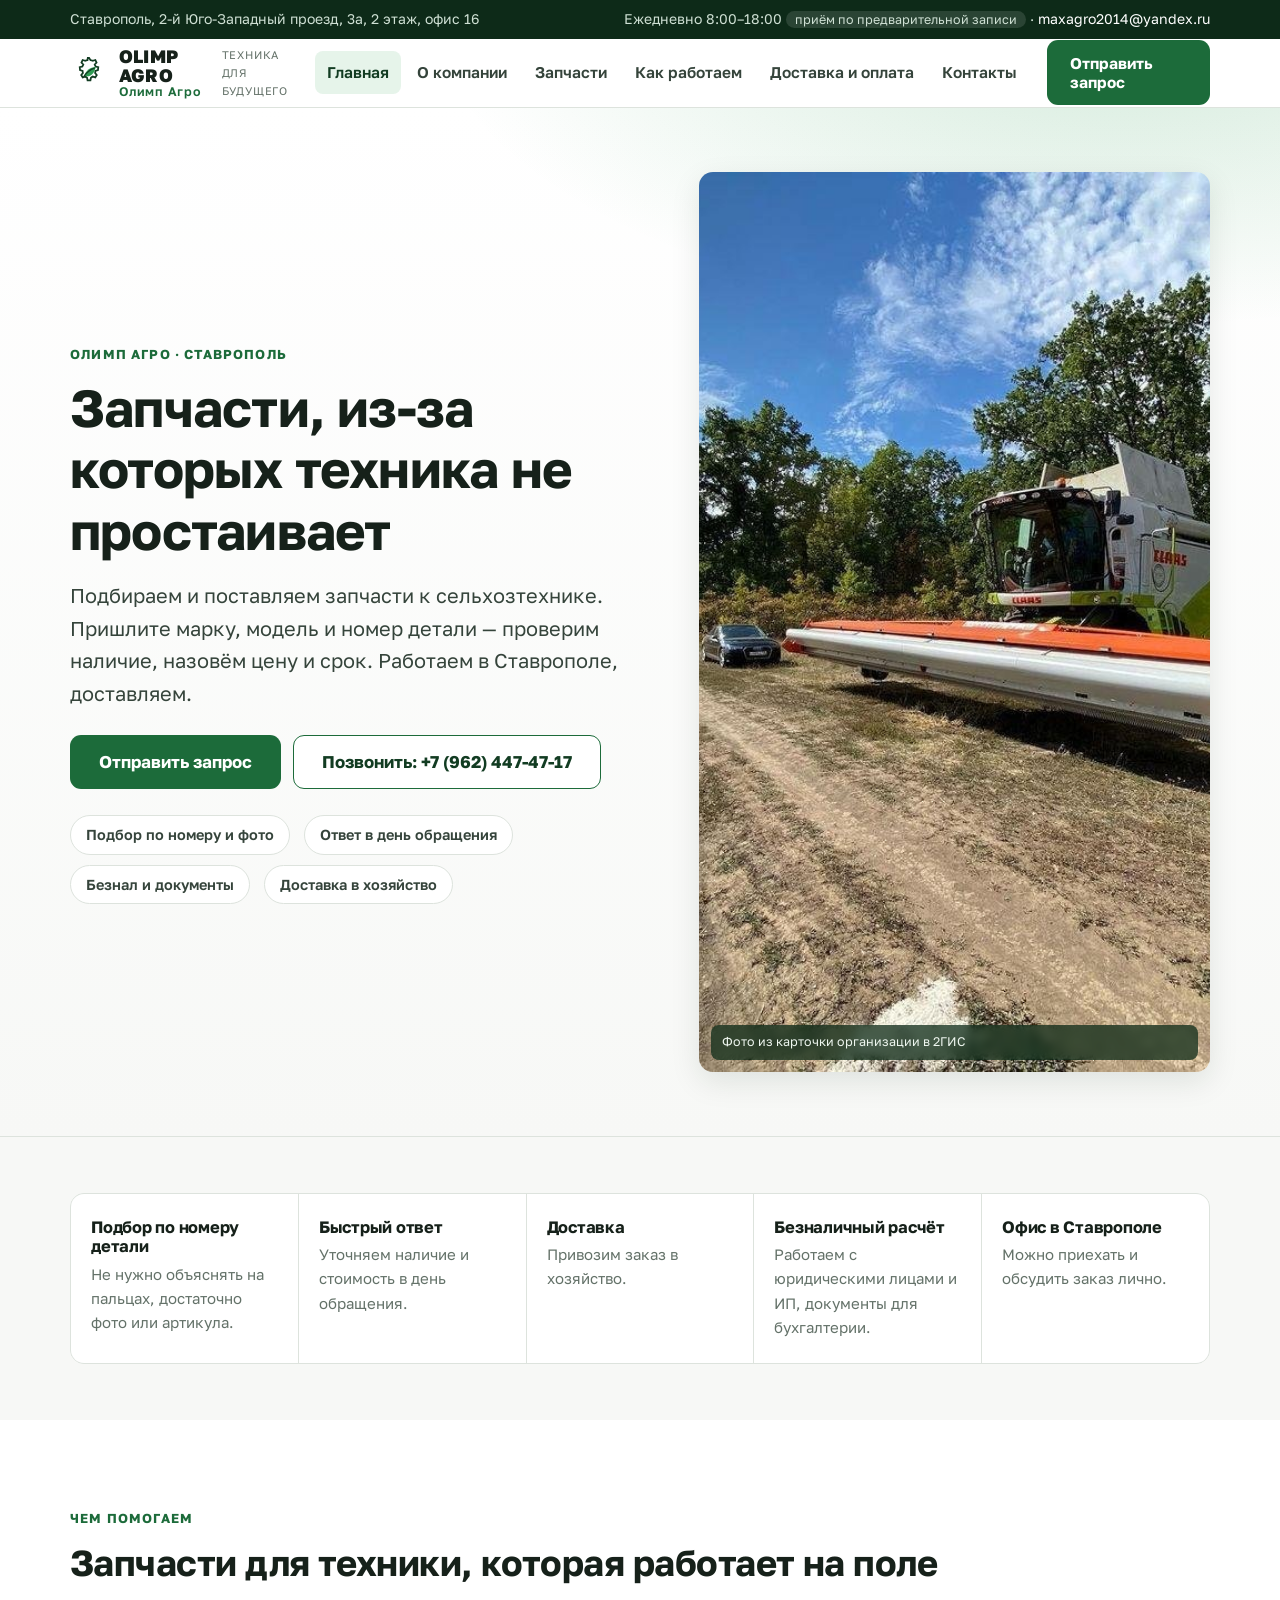
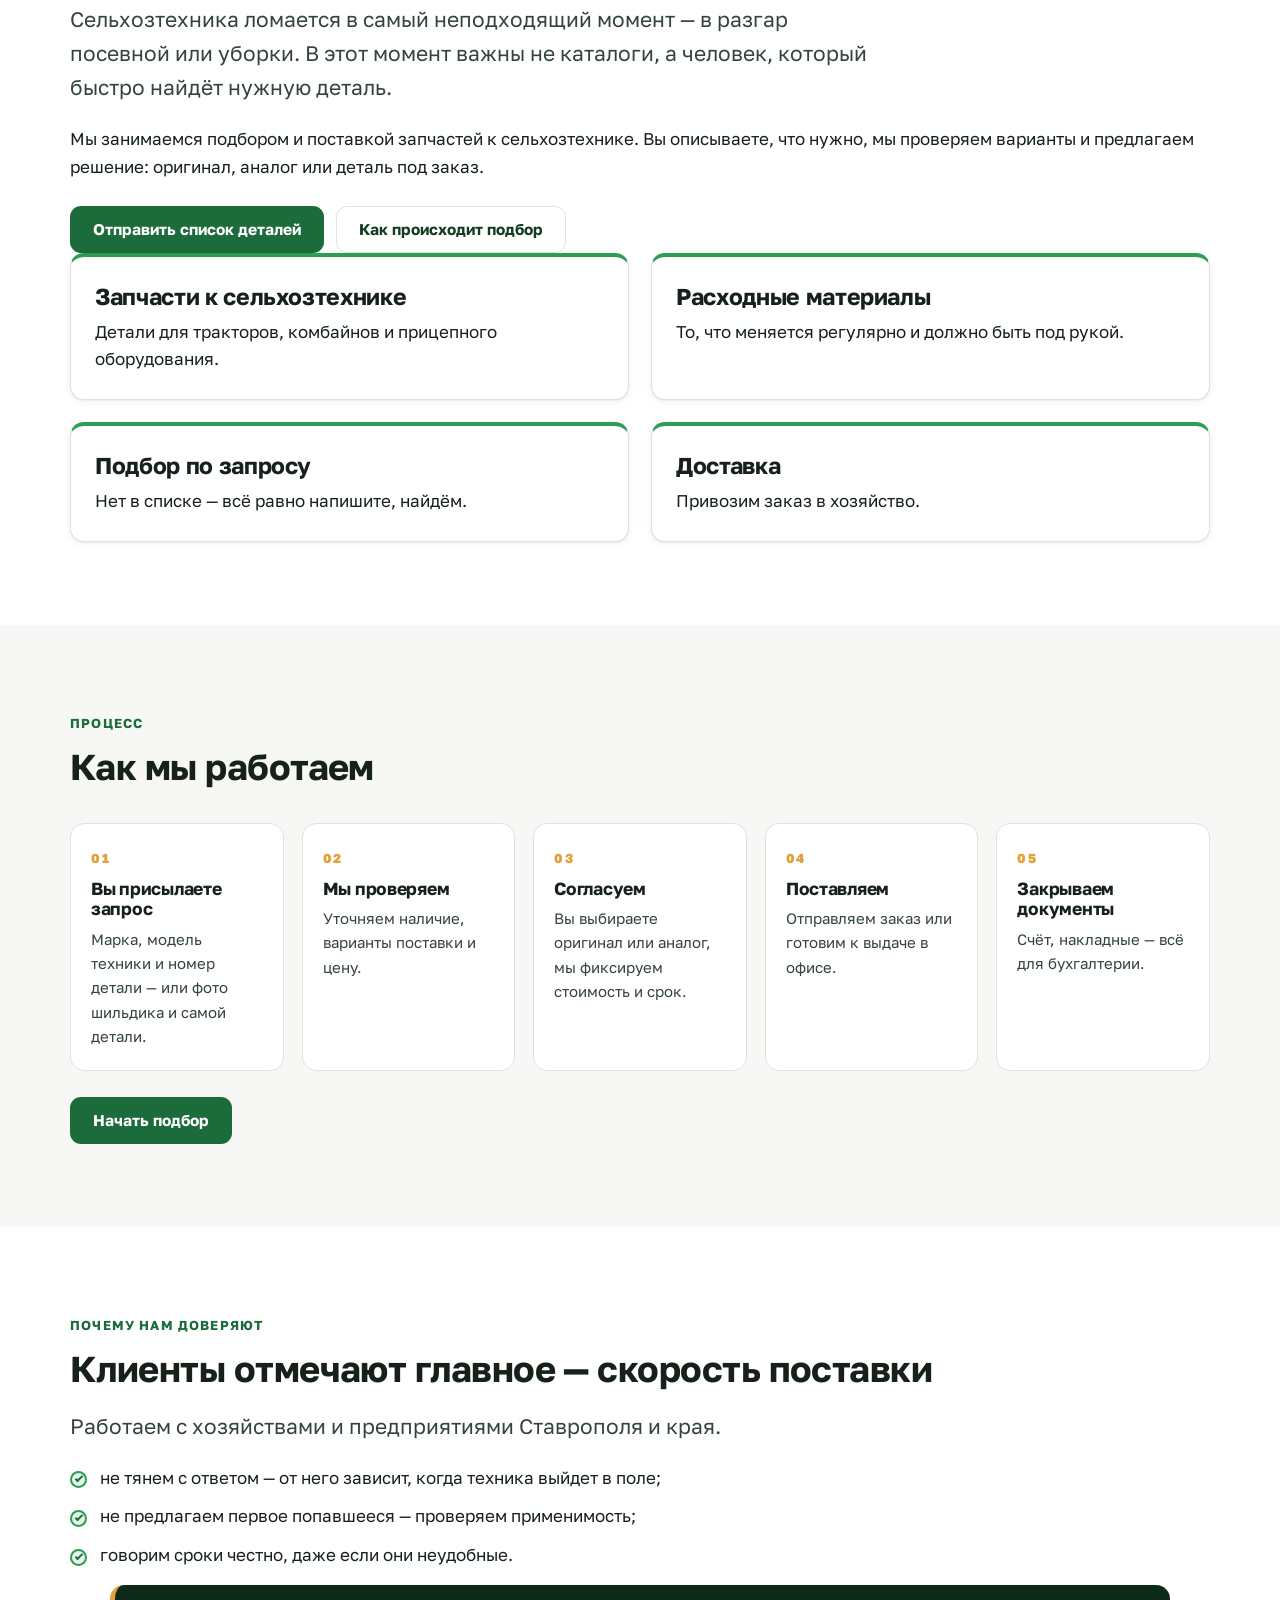
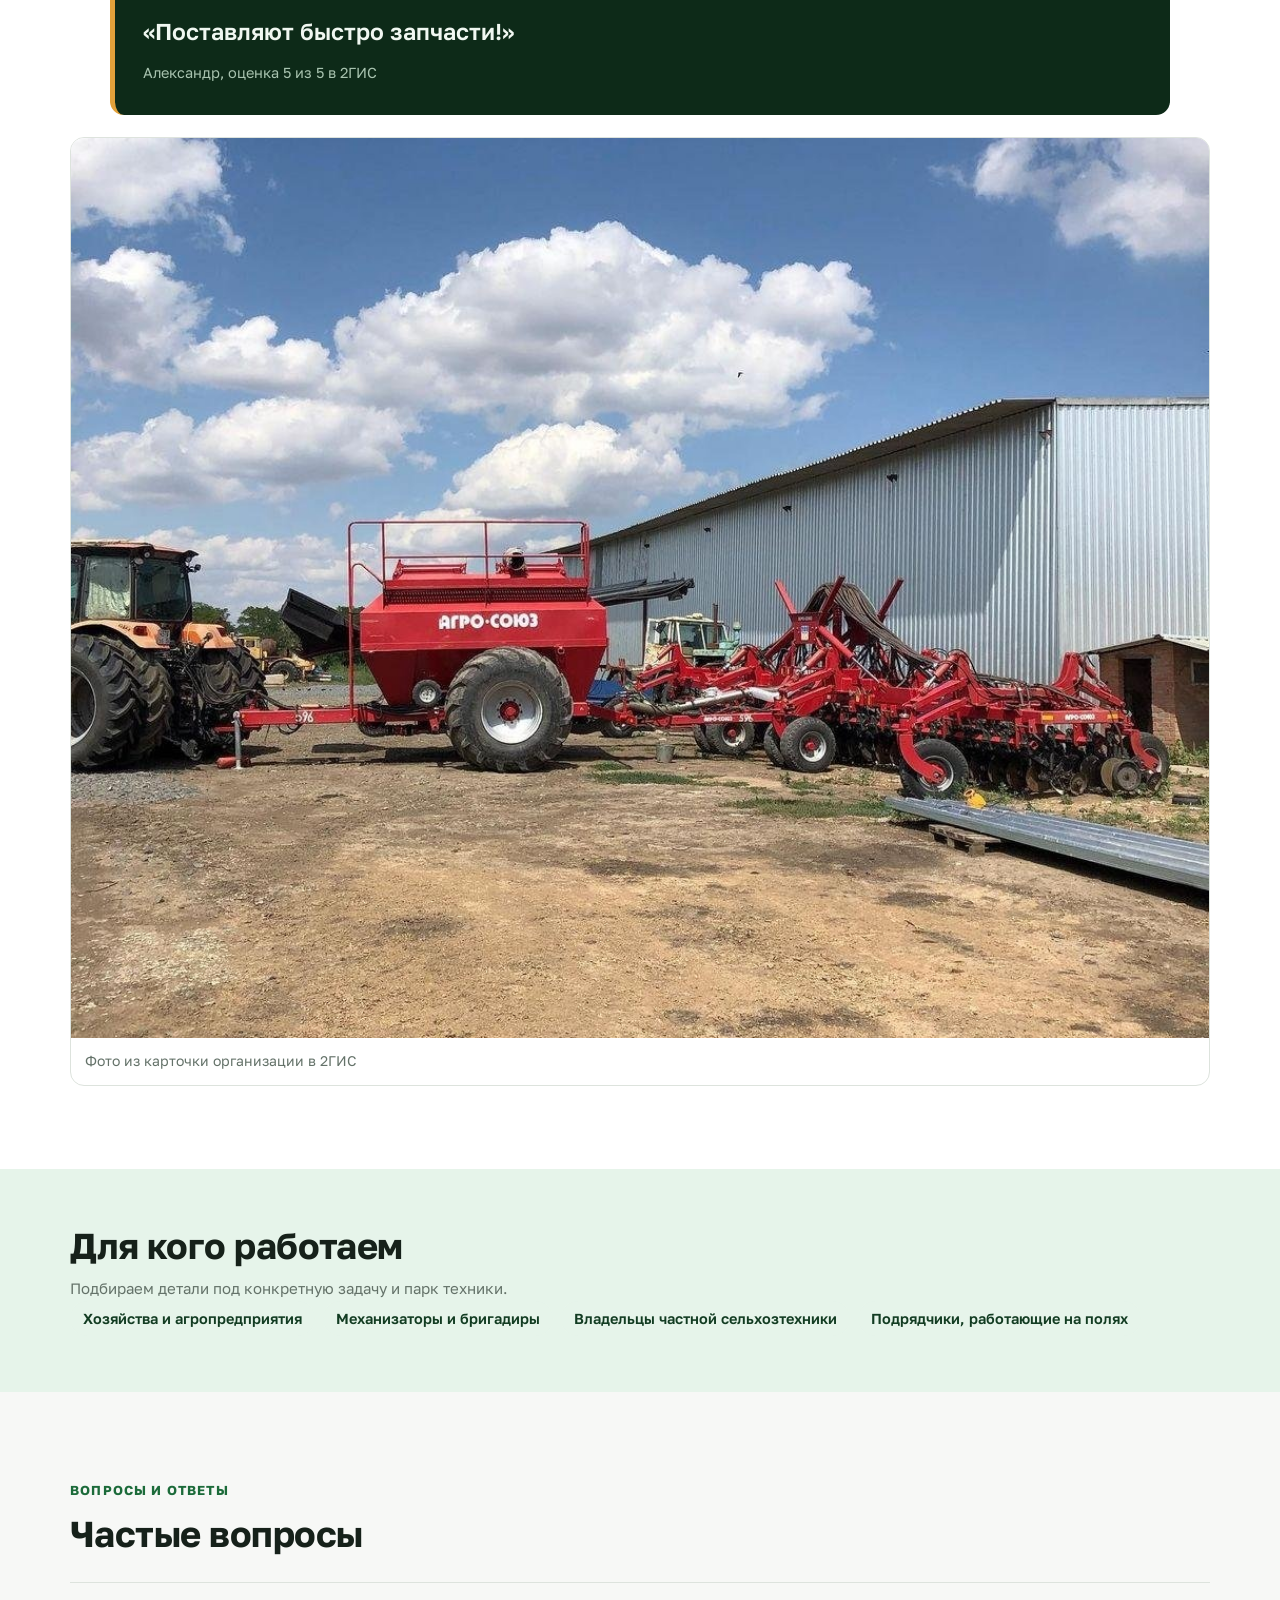
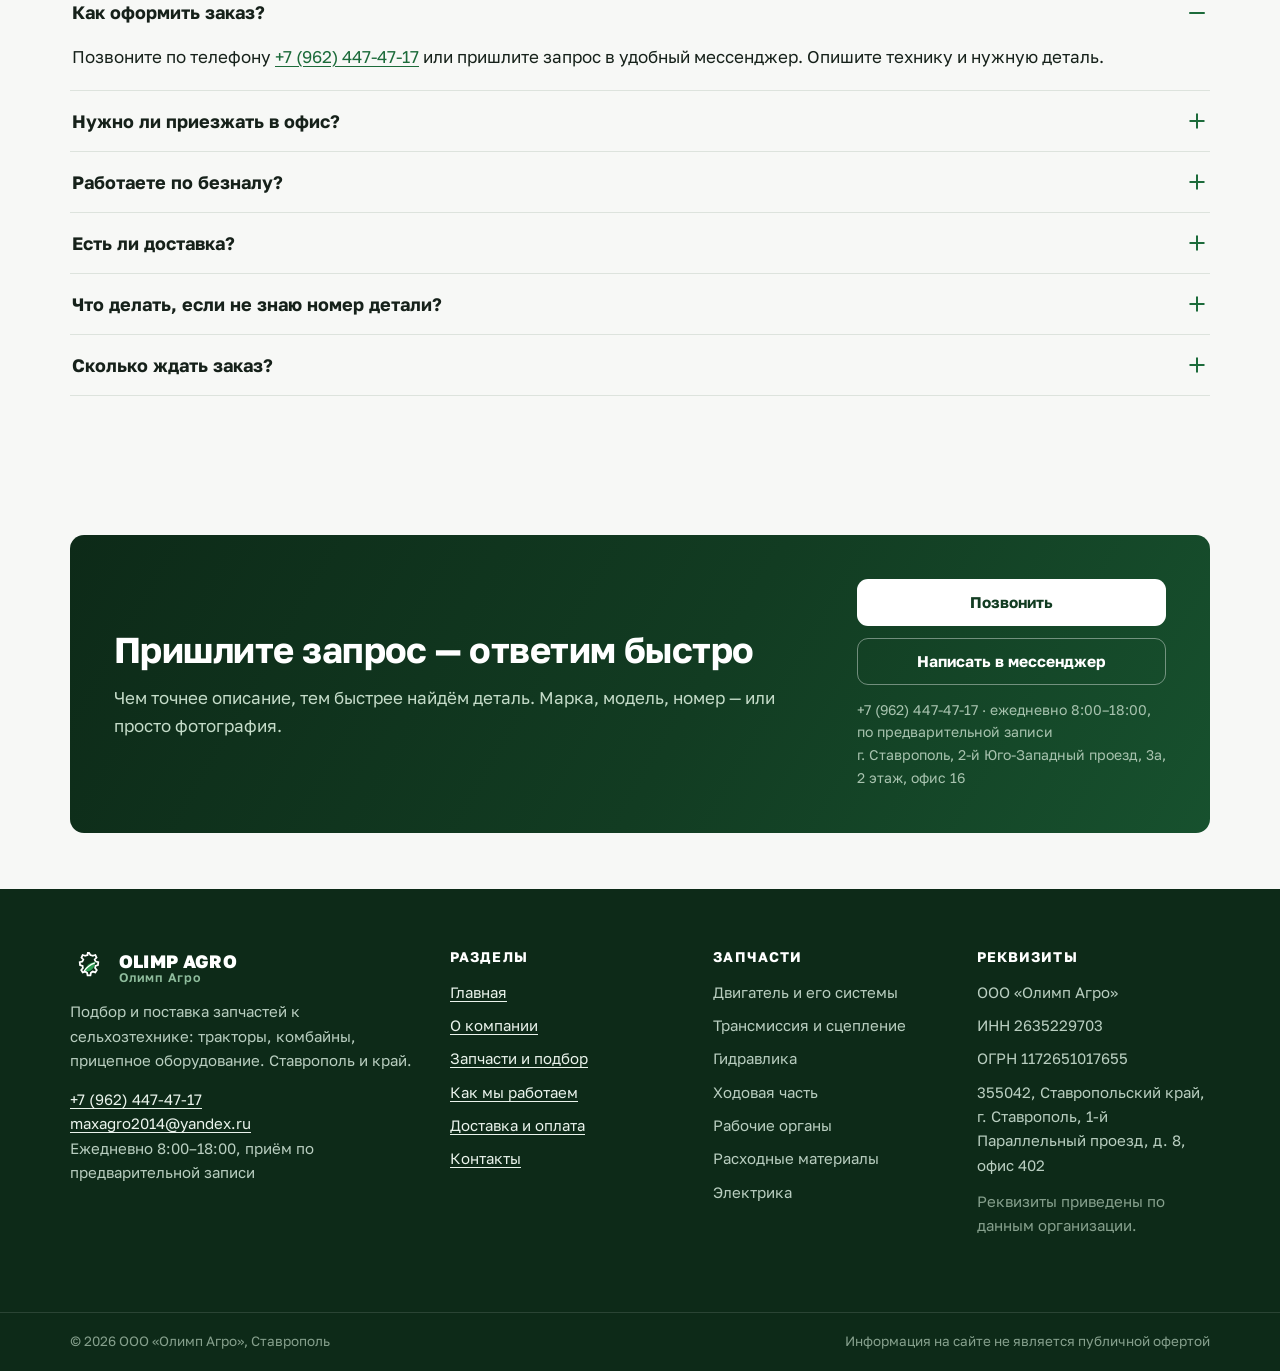
<file: index.html>
<!DOCTYPE html>
<html lang="ru">
<head>
<meta charset="utf-8">
<meta name="viewport" content="width=device-width, initial-scale=1">
<title>Запчасти к сельхозтехнике в Ставрополе — Олимп Агро</title>
<meta name="description" content="Подбор и поставка запчастей для сельхозтехники. Работаем по номеру детали, доставляем, безнал. Ежедневно 8–18 по записи.">
<meta name="theme-color" content="#123c22">
<!-- TODO: после привязки домена заменить canonical на абсолютный URL (https://домен/) -->
<link rel="canonical" href="/">
<meta property="og:type" content="website">
<meta property="og:locale" content="ru_RU">
<meta property="og:title" content="Запчасти к сельхозтехнике в Ставрополе — Олимп Агро">
<meta property="og:description" content="Подбор и поставка запчастей к сельхозтехнике. Пришлите марку, модель и номер детали — проверим наличие, назовём цену и срок.">
<meta property="og:image" content="assets/img/photos/combine.jpg">
<link rel="icon" href="favicon/favicon.svg" type="image/svg+xml">
<link rel="icon" href="favicon/favicon.ico" sizes="any">
<link rel="icon" type="image/png" sizes="32x32" href="favicon/favicon-32.png">
<link rel="icon" type="image/png" sizes="48x48" href="favicon/favicon-48.png">
<link rel="icon" type="image/png" sizes="192x192" href="favicon/favicon-192.png">
<link rel="apple-touch-icon" href="favicon/apple-touch-icon.png">
<link rel="preconnect" href="https://fonts.googleapis.com">
<link rel="preconnect" href="https://fonts.gstatic.com" crossorigin>
<link href="https://fonts.googleapis.com/css2?family=Golos+Text:wght@400;500;600;700;800&display=swap" rel="stylesheet">
<link rel="stylesheet" href="assets/css/styles.css">
<script type="application/ld+json">
{
  "@context": "https://schema.org",
  "@type": "Store",
  "name": "ООО «Олимп Агро»",
  "alternateName": "OLIMP AGRO",
  "slogan": "Техника для будущего",
  "description": "Подбор и поставка запчастей к сельхозтехнике в Ставрополе.",
  "image": "assets/img/photos/combine.jpg",
  "telephone": "+7 (962) 447-47-17",
  "email": "maxagro2014@yandex.ru",
  "address": {
    "@type": "PostalAddress",
    "postalCode": "355042",
    "addressLocality": "Ставрополь",
    "addressRegion": "Ставропольский край",
    "streetAddress": "1-й Параллельный проезд, д. 8, офис 402"
  },
  "openingHoursSpecification": [{
    "@type": "OpeningHoursSpecification",
    "dayOfWeek": ["Monday","Tuesday","Wednesday","Thursday","Friday","Saturday","Sunday"],
    "opens": "08:00",
    "closes": "18:00"
  }],
  "areaServed": "Ставропольский край",
  "knowsLanguage": "ru"
}
</script>
</head>
<body>
<a class="skip-link" href="#main">Перейти к содержимому</a>

<div class="topbar">
  <div class="container topbar__inner">
    <span>Ставрополь, 2-й Юго-Западный проезд, 3а, 2 этаж, офис 16</span>
    <span>
      Ежедневно 8:00–18:00 <span class="topbar__badge">приём по предварительной записи</span> ·
      <a href="mailto:maxagro2014@yandex.ru">maxagro2014@yandex.ru</a>
    </span>
  </div>
</div>

<header class="site-header">
  <div class="container site-header__inner">
    <a class="brand" href="./">
      <svg class="brand__mark" viewBox="0 0 64 64" aria-hidden="true">
        <path d="M32 6.5l2.6 3.9a21 21 0 0 1 3.6 1l4.5-1.3 2 4.3-3.1 3.3a21 21 0 0 1 1.6 3.4l4.4 1.2-.5 4.6-4.3 1.4a21 21 0 0 1-.5 3.6l2.8 3.5-2.5 4-4.3-1.4a21 21 0 0 1-3.1 2.1l-.8 4.5h-4.8l-.8-4.5a21 21 0 0 1-3.1-2.1l-4.3 1.4-2.5-4 2.8-3.5a21 21 0 0 1-.5-3.6l-4.3-1.4-.5-4.6 4.4-1.2a21 21 0 0 1 1.6-3.4l-3.1-3.3 2-4.3 4.5 1.3a21 21 0 0 1 3.6-1L30 6.5h2z" fill="none" stroke="#123c22" stroke-width="3"/>
        <path d="M43.5 21.5c-10 1.2-17 6.6-19.4 15.3 8.8 2.6 16.4-1.4 19.4-15.3z" fill="#2e9c53"/>
        <path d="M24.1 36.9c4.2-6.2 9.6-10.6 17-13.2" fill="none" stroke="#123c22" stroke-width="2.2" stroke-linecap="round"/>
      </svg>
      <span class="brand__name">OLIMP AGRO<span>Олимп Агро</span></span>
      <span class="brand__tag">техника<br>для будущего</span>
    </a>

    <button class="menu-toggle" type="button" aria-expanded="false" aria-controls="site-nav" aria-label="Меню">
      <span></span><span></span><span></span>
    </button>

    <nav class="nav" id="site-nav" hidden>
      <a href="./" aria-current="page">Главная</a>
      <a href="o-kompanii/">О компании</a>
      <a href="zapchasi/">Запчасти</a>
      <a href="kak-my-rabotaem/">Как работаем</a>
      <a href="dostavka-i-oplata/">Доставка и оплата</a>
      <a href="kontakty/">Контакты</a>
    </nav>

    <a class="btn btn--primary header-cta" href="zapchasi/#zaprois">Отправить запрос</a>
  </div>
</header>

<main id="main">

  <!-- ================= HERO ================= -->
  <section class="hero">
    <div class="container hero__grid">
      <div>
        <span class="eyebrow">Олимп Агро · Ставрополь</span>
        <h1>Запчасти, из-за которых техника не простаивает</h1>
        <p class="hero__sub">
          Подбираем и поставляем запчасти к сельхозтехнике. Пришлите марку, модель и номер
          детали — проверим наличие, назовём цену и срок. Работаем в Ставрополе, доставляем.
        </p>
        <div class="btn-row">
          <a class="btn btn--primary btn--lg" href="zapchasi/#zaprois">Отправить запрос</a>
          <a class="btn btn--secondary btn--lg" href="tel:+79624474717">Позвонить: +7 (962) 447-47-17</a>
        </div>
        <div class="hero__facts">
          <span class="hero__fact">Подбор по номеру и фото</span>
          <span class="hero__fact">Ответ в день обращения</span>
          <span class="hero__fact">Безнал и документы</span>
          <span class="hero__fact">Доставка в хозяйство</span>
        </div>
      </div>
      <div class="hero__media">
        <img src="assets/img/photos/combine.jpg" alt="Уборочная техника в поле" width="1200" height="900">
        <span class="hero__caption">Фото из карточки организации в 2ГИС</span>
      </div>
    </div>
  </section>

  <!-- ================= ПОЛОСА ПРЕИМУЩЕСТВ ================= -->
  <section class="section section--tight">
    <div class="container">
      <div class="strip">
        <div>
          <h3>Подбор по номеру детали</h3>
          <p>Не нужно объяснять на пальцах, достаточно фото или артикула.</p>
        </div>
        <div>
          <h3>Быстрый ответ</h3>
          <p>Уточняем наличие и стоимость в день обращения.</p>
        </div>
        <div>
          <h3>Доставка</h3>
          <p>Привозим заказ в хозяйство.</p>
        </div>
        <div>
          <h3>Безналичный расчёт</h3>
          <p>Работаем с юридическими лицами и ИП, документы для бухгалтерии.</p>
        </div>
        <div>
          <h3>Офис в Ставрополе</h3>
          <p>Можно приехать и обсудить заказ лично.</p>
        </div>
      </div>
    </div>
  </section>

  <!-- ================= ЧЕМ ПОМОГАЕМ ================= -->
  <section class="section section--surface">
    <div class="container">
      <div class="grid-2-auto">
        <div>
          <span class="eyebrow">Чем помогаем</span>
          <h2>Запчасти для техники, которая работает на поле</h2>
          <p class="lead">
            Сельхозтехника ломается в самый неподходящий момент — в разгар посевной или уборки.
            В этот момент важны не каталоги, а человек, который быстро найдёт нужную деталь.
          </p>
          <p>
            Мы занимаемся подбором и поставкой запчастей к сельхозтехнике. Вы описываете, что нужно,
            мы проверяем варианты и предлагаем решение: оригинал, аналог или деталь под заказ.
          </p>
          <div class="btn-row">
            <a class="btn btn--primary" href="zapchasi/#zaprois">Отправить список деталей</a>
            <a class="btn btn--ghost" href="zapchasi/">Как происходит подбор</a>
          </div>
        </div>
        <div class="grid grid-2">
          <div class="card card--accent">
            <h3>Запчасти к сельхозтехнике</h3>
            <p>Детали для тракторов, комбайнов и прицепного оборудования.</p>
          </div>
          <div class="card card--accent">
            <h3>Расходные материалы</h3>
            <p>То, что меняется регулярно и должно быть под рукой.</p>
          </div>
          <div class="card card--accent">
            <h3>Подбор по запросу</h3>
            <p>Нет в списке — всё равно напишите, найдём.</p>
          </div>
          <div class="card card--accent">
            <h3>Доставка</h3>
            <p>Привозим заказ в хозяйство.</p>
          </div>
        </div>
      </div>
    </div>
  </section>

  <!-- ================= КАК МЫ РАБОТАЕМ ================= -->
  <section class="section">
    <div class="container">
      <span class="eyebrow">Процесс</span>
      <h2>Как мы работаем</h2>
      <div class="steps">
        <article class="step">
          <h3>Вы присылаете запрос</h3>
          <p>Марка, модель техники и номер детали — или фото шильдика и самой детали.</p>
        </article>
        <article class="step">
          <h3>Мы проверяем</h3>
          <p>Уточняем наличие, варианты поставки и цену.</p>
        </article>
        <article class="step">
          <h3>Согласуем</h3>
          <p>Вы выбираете оригинал или аналог, мы фиксируем стоимость и срок.</p>
        </article>
        <article class="step">
          <h3>Поставляем</h3>
          <p>Отправляем заказ или готовим к выдаче в офисе.</p>
        </article>
        <article class="step">
          <h3>Закрываем документы</h3>
          <p>Счёт, накладные — всё для бухгалтерии.</p>
        </article>
      </div>
      <div class="btn-row">
        <a class="btn btn--primary" href="kak-my-rabotaem/">Начать подбор</a>
      </div>
    </div>
  </section>

  <!-- ================= ДОВЕРИЕ + ОТЗЫВ ================= -->
  <section class="section section--surface">
    <div class="container">
      <div class="grid-2-auto">
        <div>
          <span class="eyebrow">Почему нам доверяют</span>
          <h2>Клиенты отмечают главное — скорость поставки</h2>
          <p class="lead">
            Работаем с хозяйствами и предприятиями Ставрополя и края.
          </p>
          <ul class="check-list">
            <li>не тянем с ответом — от него зависит, когда техника выйдет в поле;</li>
            <li>не предлагаем первое попавшееся — проверяем применимость;</li>
            <li>говорим сроки честно, даже если они неудобные.</li>
          </ul>
        </div>
        <div>
          <blockquote class="quote">
            <p>«Поставляют быстро запчасти!»</p>
            <footer>Александр, оценка 5 из 5 в 2ГИС</footer>
          </blockquote>
          <figure class="photo" style="margin-top:22px">
            <img src="assets/img/photos/equipment.jpg" alt="Сельхозтехника и навесное оборудование на территории хозяйства" width="1200" height="900" loading="lazy">
            <figcaption>Фото из карточки организации в 2ГИС</figcaption>
          </figure>
        </div>
      </div>
    </div>
  </section>

  <!-- ================= ДЛЯ КОГО ================= -->
  <section class="section section--tight section--tint">
    <div class="container">
      <div class="grid-2-auto" style="align-items:center">
        <div>
          <h2 style="margin-bottom:.25em">Для кого работаем</h2>
          <p class="muted" style="margin:0">Подбираем детали под конкретную задачу и парк техники.</p>
        </div>
        <ul class="pill-list" style="margin:0">
          <li>Хозяйства и агропредприятия</li>
          <li>Механизаторы и бригадиры</li>
          <li>Владельцы частной сельхозтехники</li>
          <li>Подрядчики, работающие на полях</li>
        </ul>
      </div>
    </div>
  </section>

  <!-- ================= FAQ ================= -->
  <section class="section">
    <div class="container">
      <span class="eyebrow">Вопросы и ответы</span>
      <h2>Частые вопросы</h2>
      <div class="accordion" style="margin-top:26px">

        <div class="accordion__item">
          <h3 style="margin:0">
            <button class="accordion__btn" type="button" aria-expanded="true" aria-controls="faq1">
              Как оформить заказ?
              <span class="accordion__icon" aria-hidden="true"></span>
            </button>
          </h3>
          <div class="accordion__panel" id="faq1">
            <p>Позвоните по телефону <a href="tel:+79624474717">+7 (962) 447-47-17</a> или пришлите запрос
              в удобный мессенджер. Опишите технику и нужную деталь.</p>
          </div>
        </div>

        <div class="accordion__item">
          <h3 style="margin:0">
            <button class="accordion__btn" type="button" aria-expanded="false" aria-controls="faq2">
              Нужно ли приезжать в офис?
              <span class="accordion__icon" aria-hidden="true"></span>
            </button>
          </h3>
          <div class="accordion__panel" id="faq2" hidden>
            <p>Не обязательно. Большинство заказов оформляем дистанционно. Если удобнее лично —
              приезжайте по предварительной записи.</p>
          </div>
        </div>

        <div class="accordion__item">
          <h3 style="margin:0">
            <button class="accordion__btn" type="button" aria-expanded="false" aria-controls="faq3">
              Работаете по безналу?
              <span class="accordion__icon" aria-hidden="true"></span>
            </button>
          </h3>
          <div class="accordion__panel" id="faq3" hidden>
            <p>Да, принимаем оплату через банк. Предоставляем документы для бухгалтерии.</p>
          </div>
        </div>

        <div class="accordion__item">
          <h3 style="margin:0">
            <button class="accordion__btn" type="button" aria-expanded="false" aria-controls="faq4">
              Есть ли доставка?
              <span class="accordion__icon" aria-hidden="true"></span>
            </button>
          </h3>
          <div class="accordion__panel" id="faq4" hidden>
            <p>Да, доставляем заказы. Условия и стоимость зависят от адреса — уточняйте при заказе.</p>
          </div>
        </div>

        <div class="accordion__item">
          <h3 style="margin:0">
            <button class="accordion__btn" type="button" aria-expanded="false" aria-controls="faq5">
              Что делать, если не знаю номер детали?
              <span class="accordion__icon" aria-hidden="true"></span>
            </button>
          </h3>
          <div class="accordion__panel" id="faq5" hidden>
            <p>Пришлите фото детали, шильдика или марку и модель техники. Поможем определить.</p>
          </div>
        </div>

        <div class="accordion__item">
          <h3 style="margin:0">
            <button class="accordion__btn" type="button" aria-expanded="false" aria-controls="faq6">
              Сколько ждать заказ?
              <span class="accordion__icon" aria-hidden="true"></span>
            </button>
          </h3>
          <div class="accordion__panel" id="faq6" hidden>
            <p>Зависит от позиции: что-то есть в наличии, что-то привозим под заказ.
              Срок называем до оплаты.</p>
          </div>
        </div>

      </div>
    </div>
  </section>

  <!-- ================= ФИНАЛЬНЫЙ БЛОК ================= -->
  <section class="section section--tight">
    <div class="container">
      <div class="cta-band">
        <div>
          <h2>Пришлите запрос — ответим быстро</h2>
          <p>Чем точнее описание, тем быстрее найдём деталь. Марка, модель, номер — или просто фотография.</p>
        </div>
        <div>
          <div class="btn-row" style="flex-direction:column;align-items:stretch;margin-top:0">
            <a class="btn btn--light" href="tel:+79624474717">Позвонить</a>
            <a class="btn btn--outline-light" data-messenger="whatsapp" href="#" rel="noopener">Написать в мессенджер</a>
          </div>
          <p style="margin-top:14px;font-size:14px;color:#a8c3af">
            +7 (962) 447-47-17 · ежедневно 8:00–18:00, по предварительной записи<br>
            г. Ставрополь, 2-й Юго-Западный проезд, 3а, 2 этаж, офис 16
          </p>
        </div>
      </div>
    </div>
  </section>

</main>

<footer class="site-footer">
  <div class="container site-footer__main">
    <div>
      <div class="brand" style="margin-bottom:12px">
        <svg class="brand__mark" viewBox="0 0 64 64" aria-hidden="true">
          <path d="M32 6.5l2.6 3.9a21 21 0 0 1 3.6 1l4.5-1.3 2 4.3-3.1 3.3a21 21 0 0 1 1.6 3.4l4.4 1.2-.5 4.6-4.3 1.4a21 21 0 0 1-.5 3.6l2.8 3.5-2.5 4-4.3-1.4a21 21 0 0 1-3.1 2.1l-.8 4.5h-4.8l-.8-4.5a21 21 0 0 1-3.1-2.1l-4.3 1.4-2.5-4 2.8-3.5a21 21 0 0 1-.5-3.6l-4.3-1.4-.5-4.6 4.4-1.2a21 21 0 0 1 1.6-3.4l-3.1-3.3 2-4.3 4.5 1.3a21 21 0 0 1 3.6-1L30 6.5h2z" fill="none" stroke="#ffffff" stroke-width="3"/>
          <path d="M43.5 21.5c-10 1.2-17 6.6-19.4 15.3 8.8 2.6 16.4-1.4 19.4-15.3z" fill="#2e9c53"/>
          <path d="M24.1 36.9c4.2-6.2 9.6-10.6 17-13.2" fill="none" stroke="#ffffff" stroke-width="2.2" stroke-linecap="round"/>
        </svg>
        <span class="brand__name">OLIMP AGRO<span>Олимп Агро</span></span>
      </div>
      <p style="max-width:38ch">
        Подбор и поставка запчастей к сельхозтехнике: тракторы, комбайны, прицепное оборудование.
        Ставрополь и край.
      </p>
      <p style="margin:0">
        <a href="tel:+79624474717">+7 (962) 447-47-17</a><br>
        <a href="mailto:maxagro2014@yandex.ru">maxagro2014@yandex.ru</a><br>
        Ежедневно 8:00–18:00, приём по предварительной записи
      </p>
    </div>

    <div class="site-footer__nav">
      <h4>Разделы</h4>
      <ul>
        <li><a href="./">Главная</a></li>
        <li><a href="o-kompanii/">О компании</a></li>
        <li><a href="zapchasi/">Запчасти и подбор</a></li>
        <li><a href="kak-my-rabotaem/">Как мы работаем</a></li>
        <li><a href="dostavka-i-oplata/">Доставка и оплата</a></li>
        <li><a href="kontakty/">Контакты</a></li>
      </ul>
    </div>

    <div>
      <h4>Запчасти</h4>
      <ul>
        <li>Двигатель и его системы</li>
        <li>Трансмиссия и сцепление</li>
        <li>Гидравлика</li>
        <li>Ходовая часть</li>
        <li>Рабочие органы</li>
        <li>Расходные материалы</li>
        <li>Электрика</li>
      </ul>
    </div>

    <div>
      <h4>Реквизиты</h4>
      <ul>
        <li>ООО «Олимп Агро»</li>
        <li>ИНН 2635229703</li>
        <li>ОГРН 1172651017655</li>
        <li>355042, Ставропольский край, г. Ставрополь, 1-й Параллельный проезд, д. 8, офис 402</li>
      </ul>
      <p class="muted" style="color:#86a08d;margin-top:12px">
        Реквизиты приведены по данным организации.
      </p>
    </div>
  </div>

  <div class="site-footer__bottom">
    <div class="container">
      <span>© <span data-year>2026</span> ООО «Олимп Агро», Ставрополь</span>
      <span>Информация на сайте не является публичной офертой</span>
    </div>
  </div>
</footer>

<a class="btn btn--primary floating-call" href="tel:+79624474717">Позвонить</a>
<script src="assets/js/main.js"></script>
</body>
</html>
</file>
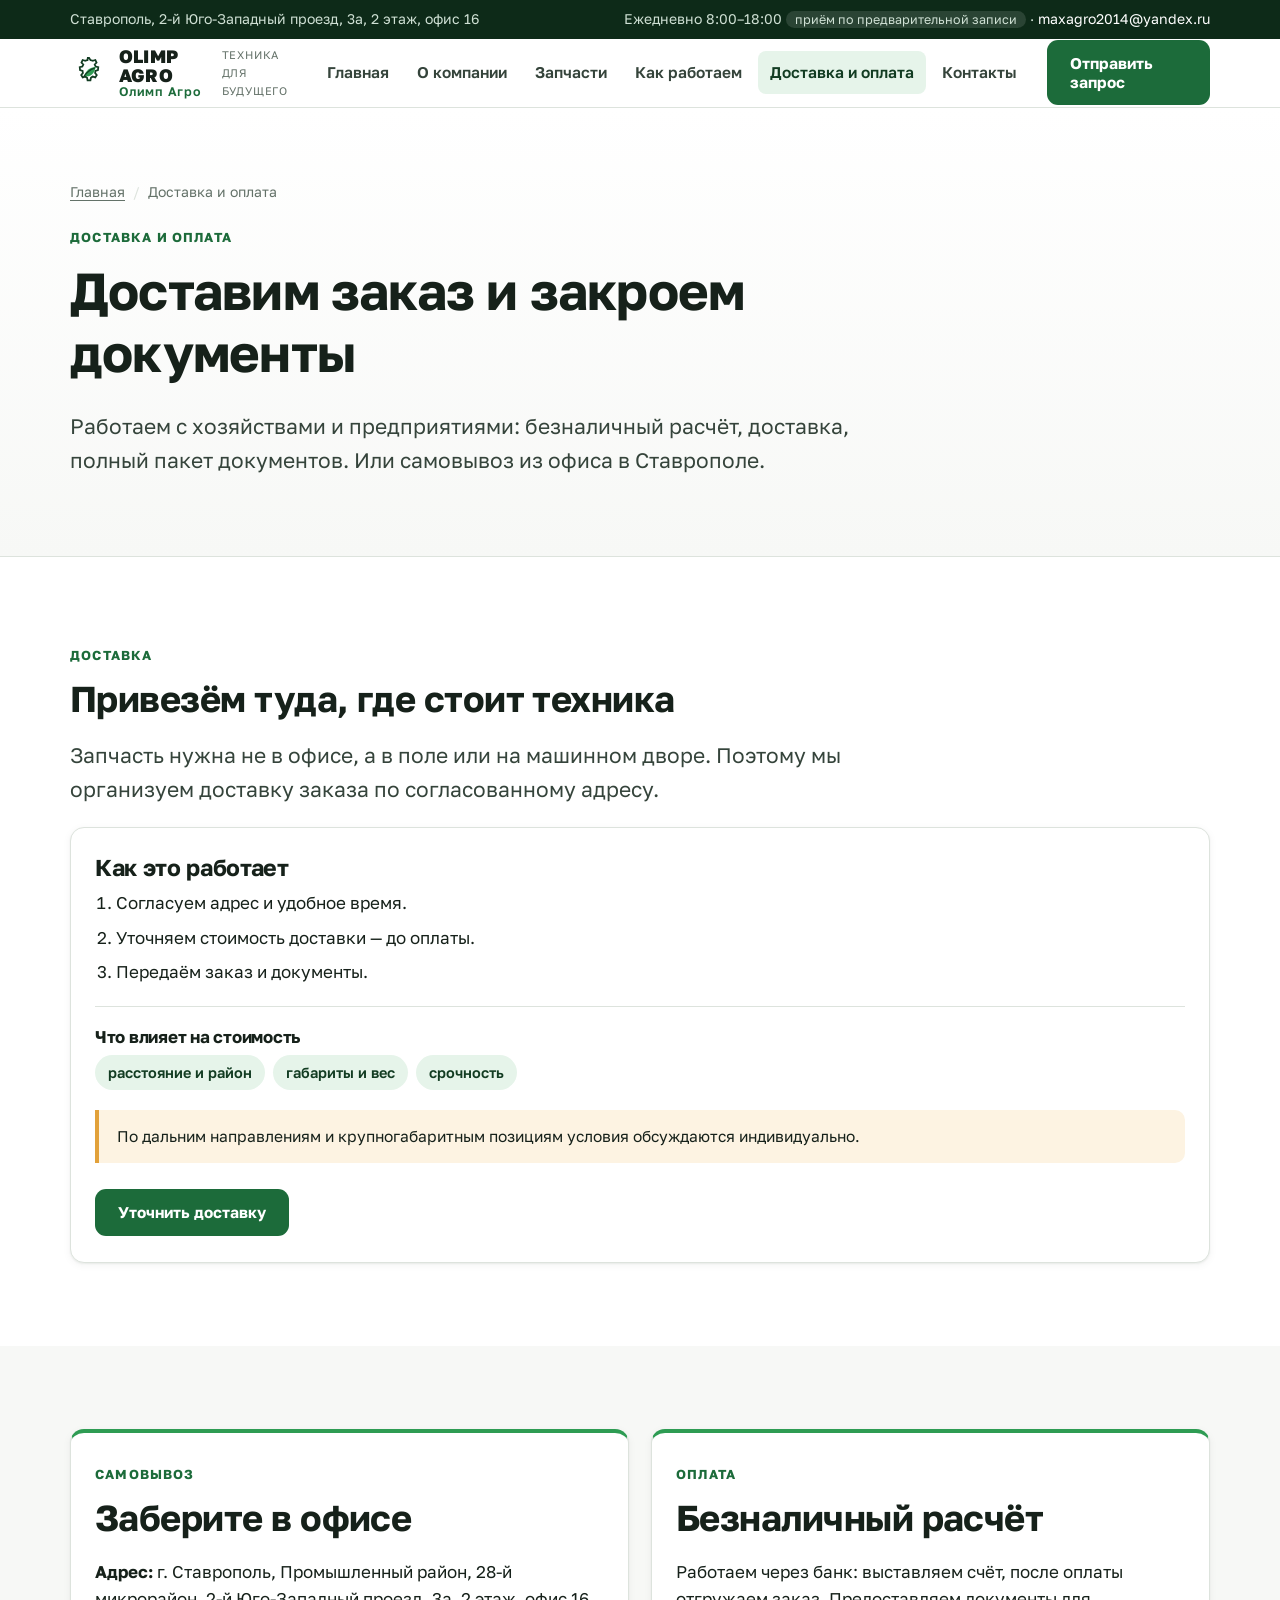
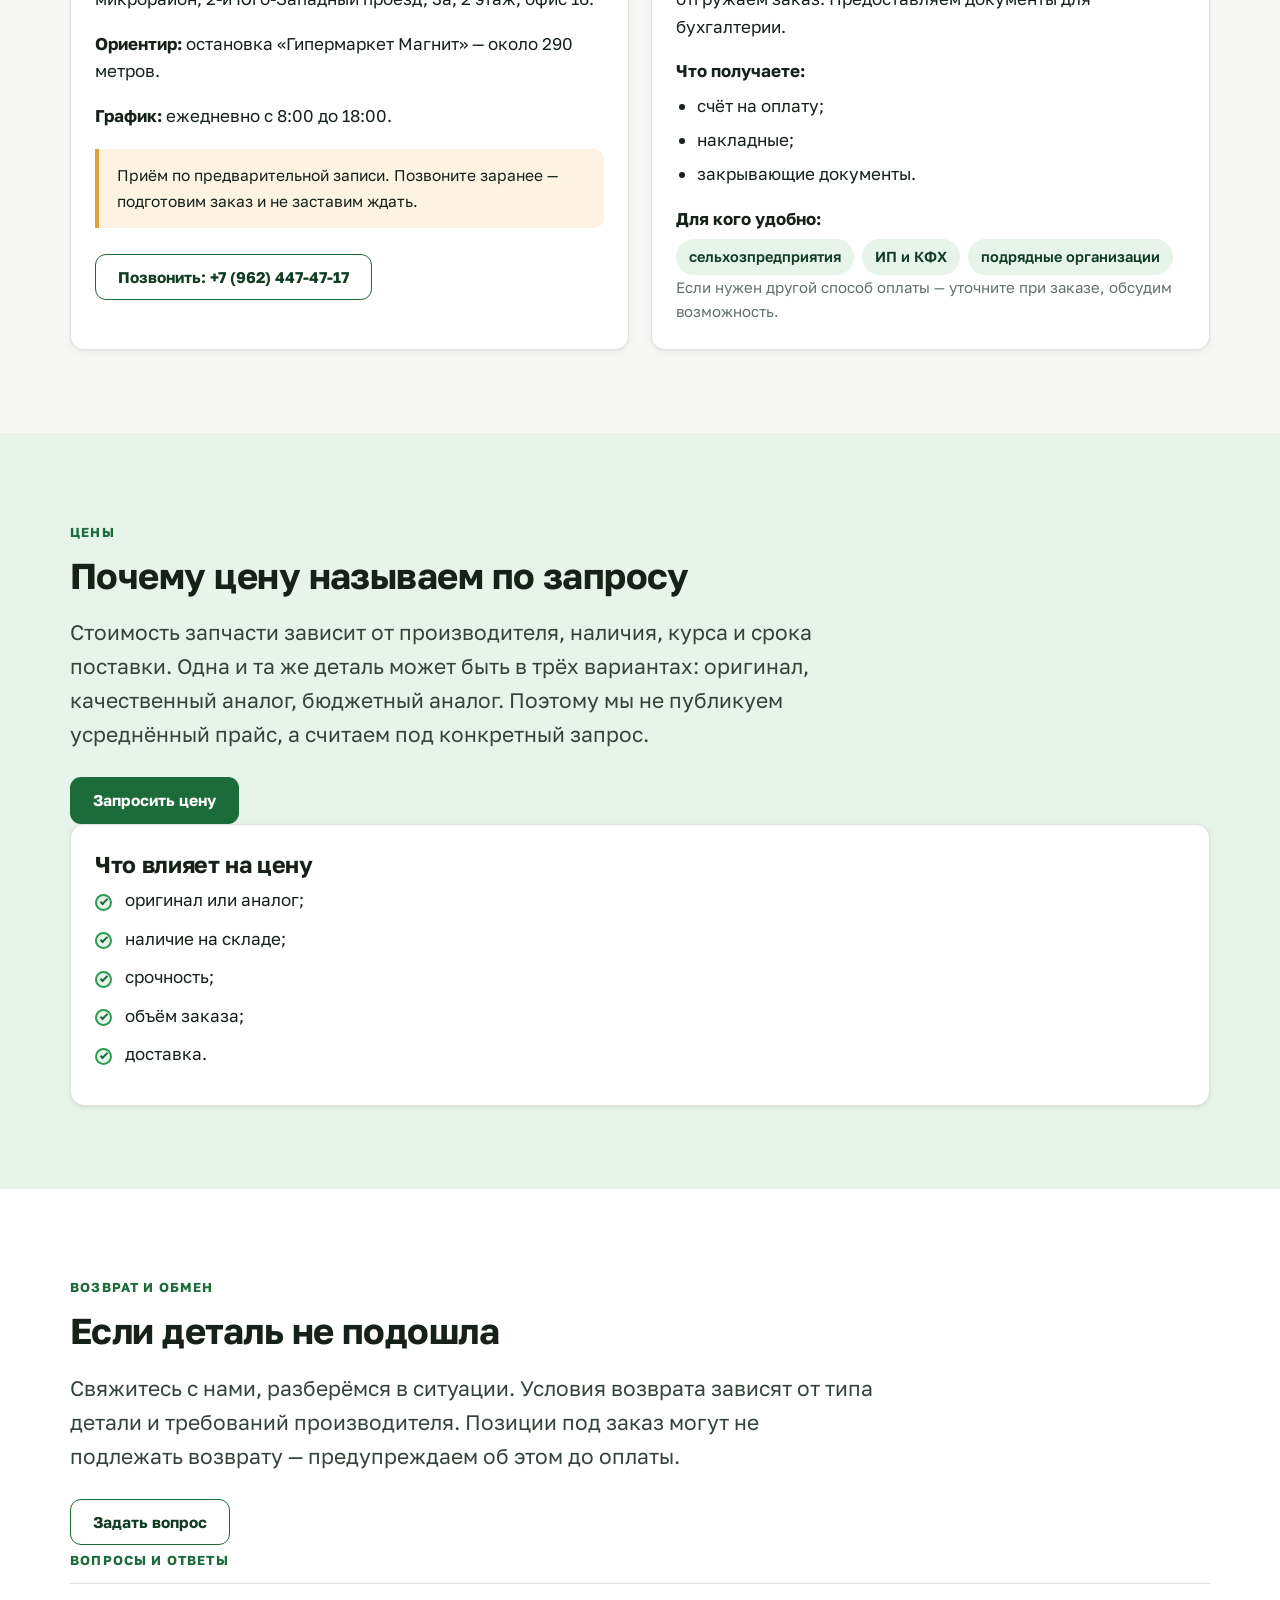
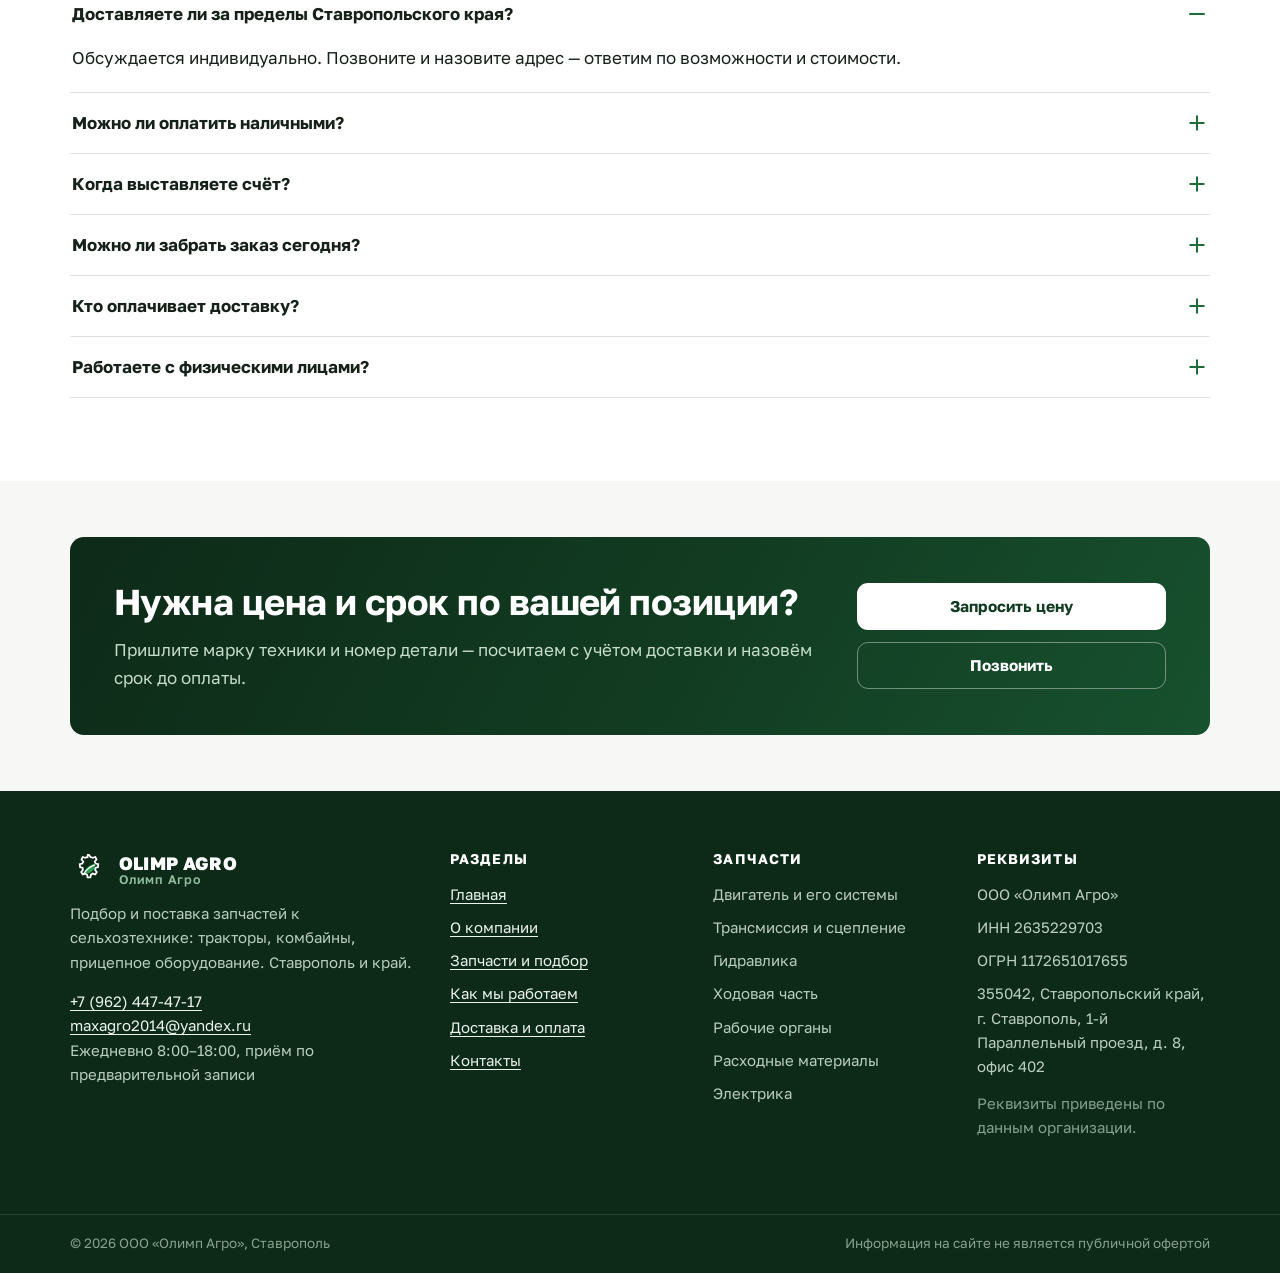
<file: dostavka-i-oplata/index.html>
<!DOCTYPE html>
<html lang="ru">
<head>
<meta charset="utf-8">
<meta name="viewport" content="width=device-width, initial-scale=1">
<title>Доставка запчастей и безналичная оплата — Олимп Агро</title>
<meta name="description" content="Доставка по согласованному адресу, самовывоз из офиса по записи. Счёт, накладные, закрывающие документы.">
<meta name="theme-color" content="#123c22">
<!-- TODO: после привязки домена заменить canonical на абсолютный URL -->
<link rel="canonical" href="/dostavka-i-oplata/">
<meta property="og:type" content="website">
<meta property="og:locale" content="ru_RU">
<meta property="og:title" content="Доставка запчастей и безналичная оплата — Олимп Агро">
<meta property="og:description" content="Доставка по согласованному адресу, самовывоз из офиса по записи. Счёт, накладные, закрывающие документы.">
<link rel="icon" href="../favicon/favicon.svg" type="image/svg+xml">
<link rel="icon" href="../favicon/favicon.ico" sizes="any">
<link rel="icon" type="image/png" sizes="32x32" href="../favicon/favicon-32.png">
<link rel="icon" type="image/png" sizes="48x48" href="../favicon/favicon-48.png">
<link rel="icon" type="image/png" sizes="192x192" href="../favicon/favicon-192.png">
<link rel="apple-touch-icon" href="../favicon/apple-touch-icon.png">
<link rel="preconnect" href="https://fonts.googleapis.com">
<link rel="preconnect" href="https://fonts.gstatic.com" crossorigin>
<link href="https://fonts.googleapis.com/css2?family=Golos+Text:wght@400;500;600;700;800&display=swap" rel="stylesheet">
<link rel="stylesheet" href="../assets/css/styles.css">
</head>
<body>
<a class="skip-link" href="#main">Перейти к содержимому</a>

<div class="topbar">
  <div class="container topbar__inner">
    <span>Ставрополь, 2-й Юго-Западный проезд, 3а, 2 этаж, офис 16</span>
    <span>
      Ежедневно 8:00–18:00 <span class="topbar__badge">приём по предварительной записи</span> ·
      <a href="mailto:maxagro2014@yandex.ru">maxagro2014@yandex.ru</a>
    </span>
  </div>
</div>

<header class="site-header">
  <div class="container site-header__inner">
    <a class="brand" href="../">
      <svg class="brand__mark" viewBox="0 0 64 64" aria-hidden="true">
        <path d="M32 6.5l2.6 3.9a21 21 0 0 1 3.6 1l4.5-1.3 2 4.3-3.1 3.3a21 21 0 0 1 1.6 3.4l4.4 1.2-.5 4.6-4.3 1.4a21 21 0 0 1-.5 3.6l2.8 3.5-2.5 4-4.3-1.4a21 21 0 0 1-3.1 2.1l-.8 4.5h-4.8l-.8-4.5a21 21 0 0 1-3.1-2.1l-4.3 1.4-2.5-4 2.8-3.5a21 21 0 0 1-.5-3.6l-4.3-1.4-.5-4.6 4.4-1.2a21 21 0 0 1 1.6-3.4l-3.1-3.3 2-4.3 4.5 1.3a21 21 0 0 1 3.6-1L30 6.5h2z" fill="none" stroke="#123c22" stroke-width="3"/>
        <path d="M43.5 21.5c-10 1.2-17 6.6-19.4 15.3 8.8 2.6 16.4-1.4 19.4-15.3z" fill="#2e9c53"/>
        <path d="M24.1 36.9c4.2-6.2 9.6-10.6 17-13.2" fill="none" stroke="#123c22" stroke-width="2.2" stroke-linecap="round"/>
      </svg>
      <span class="brand__name">OLIMP AGRO<span>Олимп Агро</span></span>
      <span class="brand__tag">техника<br>для будущего</span>
    </a>
    <button class="menu-toggle" type="button" aria-expanded="false" aria-controls="site-nav" aria-label="Меню">
      <span></span><span></span><span></span>
    </button>
    <nav class="nav" id="site-nav" hidden>
      <a href="../">Главная</a>
      <a href="../o-kompanii/">О компании</a>
      <a href="../zapchasi/">Запчасти</a>
      <a href="../kak-my-rabotaem/">Как работаем</a>
      <a href="./" aria-current="page">Доставка и оплата</a>
      <a href="../kontakty/">Контакты</a>
    </nav>
    <a class="btn btn--primary header-cta" href="../zapchasi/#zaprois">Отправить запрос</a>
  </div>
</header>

<main id="main">

  <section class="page-hero">
    <div class="container page-hero__inner">
      <nav class="breadcrumbs" aria-label="Хлебные крошки">
        <ol>
          <li><a href="../">Главная</a></li>
          <li aria-current="page">Доставка и оплата</li>
        </ol>
      </nav>
      <span class="eyebrow" style="margin-top:18px">Доставка и оплата</span>
      <h1>Доставим заказ и закроем документы</h1>
      <p class="lead">
        Работаем с хозяйствами и предприятиями: безналичный расчёт, доставка, полный пакет документов.
        Или самовывоз из офиса в Ставрополе.
      </p>
    </div>
  </section>

  <!-- ДОСТАВКА -->
  <section class="section section--surface">
    <div class="container">
      <div class="grid-2-auto">
        <div>
          <span class="eyebrow">Доставка</span>
          <h2>Привезём туда, где стоит техника</h2>
          <p class="lead">
            Запчасть нужна не в офисе, а в поле или на машинном дворе. Поэтому мы организуем
            доставку заказа по согласованному адресу.
          </p>
        </div>
        <div class="card">
          <h3>Как это работает</h3>
          <ol>
            <li>Согласуем адрес и удобное время.</li>
            <li>Уточняем стоимость доставки — до оплаты.</li>
            <li>Передаём заказ и документы.</li>
          </ol>
          <hr class="divider" style="margin:20px 0">
          <h4>Что влияет на стоимость</h4>
          <ul class="pill-list" style="margin-top:8px">
            <li>расстояние и район</li>
            <li>габариты и вес</li>
            <li>срочность</li>
          </ul>
          <div class="note" style="margin-bottom:0">
            <p>По дальним направлениям и крупногабаритным позициям условия обсуждаются индивидуально.</p>
          </div>
          <div class="btn-row">
            <a class="btn btn--primary" href="../kontakty/#forma">Уточнить доставку</a>
          </div>
        </div>
      </div>
    </div>
  </section>

  <!-- САМОВЫВОЗ -->
  <section class="section">
    <div class="container">
      <div class="grid grid-2">
        <article class="card card--accent">
          <span class="eyebrow">Самовывоз</span>
          <h2>Заберите в офисе</h2>
          <p><strong>Адрес:</strong> г. Ставрополь, Промышленный район, 28-й микрорайон,
            2-й Юго-Западный проезд, 3а, 2 этаж, офис 16.</p>
          <p><strong>Ориентир:</strong> остановка «Гипермаркет Магнит» — около 290 метров.</p>
          <p><strong>График:</strong> ежедневно с 8:00 до 18:00.</p>
          <div class="note" style="margin-bottom:0">
            <p>Приём по предварительной записи. Позвоните заранее — подготовим заказ
              и не заставим ждать.</p>
          </div>
          <div class="btn-row">
            <a class="btn btn--secondary" href="tel:+79624474717">Позвонить: +7 (962) 447-47-17</a>
          </div>
        </article>
        <article class="card card--accent">
          <span class="eyebrow">Оплата</span>
          <h2>Безналичный расчёт</h2>
          <p>Работаем через банк: выставляем счёт, после оплаты отгружаем заказ.
            Предоставляем документы для бухгалтерии.</p>
          <p style="margin-bottom:.4em"><strong>Что получаете:</strong></p>
          <ul>
            <li>счёт на оплату;</li>
            <li>накладные;</li>
            <li>закрывающие документы.</li>
          </ul>
          <p style="margin-bottom:.4em"><strong>Для кого удобно:</strong></p>
          <ul class="pill-list" style="margin-top:0">
            <li>сельхозпредприятия</li>
            <li>ИП и КФХ</li>
            <li>подрядные организации</li>
          </ul>
          <p class="muted" style="margin-bottom:0">
            Если нужен другой способ оплаты — уточните при заказе, обсудим возможность.
          </p>
        </article>
      </div>
    </div>
  </section>

  <!-- ЦЕНЫ -->
  <section class="section section--tint">
    <div class="container">
      <div class="grid-2-auto">
        <div>
          <span class="eyebrow">Цены</span>
          <h2>Почему цену называем по запросу</h2>
          <p class="lead">
            Стоимость запчасти зависит от производителя, наличия, курса и срока поставки.
            Одна и та же деталь может быть в трёх вариантах: оригинал, качественный аналог,
            бюджетный аналог. Поэтому мы не публикуем усреднённый прайс, а считаем под конкретный запрос.
          </p>
          <div class="btn-row">
            <a class="btn btn--primary" href="../zapchasi/#zaprois">Запросить цену</a>
          </div>
        </div>
        <div class="card">
          <h3>Что влияет на цену</h3>
          <ul class="check-list" style="margin-bottom:0">
            <li>оригинал или аналог;</li>
            <li>наличие на складе;</li>
            <li>срочность;</li>
            <li>объём заказа;</li>
            <li>доставка.</li>
          </ul>
        </div>
      </div>
    </div>
  </section>

  <!-- ВОЗВРАТ -->
  <section class="section section--surface">
    <div class="container">
      <div class="grid-2-auto">
        <div>
          <span class="eyebrow">Возврат и обмен</span>
          <h2>Если деталь не подошла</h2>
          <p class="lead">
            Свяжитесь с нами, разберёмся в ситуации. Условия возврата зависят от типа детали
            и требований производителя. Позиции под заказ могут не подлежать возврату —
            предупреждаем об этом до оплаты.
          </p>
          <div class="btn-row">
            <a class="btn btn--secondary" href="../kontakty/#forma">Задать вопрос</a>
          </div>
        </div>
        <div>
          <span class="eyebrow">Вопросы и ответы</span>
          <div class="accordion">
            <div class="accordion__item">
              <h3 style="margin:0;font-size:18px">
                <button class="accordion__btn" style="font-size:17px" type="button" aria-expanded="true" aria-controls="d1">
                  Доставляете ли за пределы Ставропольского края?
                  <span class="accordion__icon" aria-hidden="true"></span>
                </button>
              </h3>
              <div class="accordion__panel" id="d1">
                <p>Обсуждается индивидуально. Позвоните и назовите адрес — ответим по возможности и стоимости.</p>
              </div>
            </div>
            <div class="accordion__item">
              <h3 style="margin:0;font-size:18px">
                <button class="accordion__btn" style="font-size:17px" type="button" aria-expanded="false" aria-controls="d2">
                  Можно ли оплатить наличными?
                  <span class="accordion__icon" aria-hidden="true"></span>
                </button>
              </h3>
              <div class="accordion__panel" id="d2" hidden>
                <p>Основной формат — безналичный расчёт. Уточните при заказе, обсудим вариант.</p>
              </div>
            </div>
            <div class="accordion__item">
              <h3 style="margin:0;font-size:18px">
                <button class="accordion__btn" style="font-size:17px" type="button" aria-expanded="false" aria-controls="d3">
                  Когда выставляете счёт?
                  <span class="accordion__icon" aria-hidden="true"></span>
                </button>
              </h3>
              <div class="accordion__panel" id="d3" hidden>
                <p>После согласования позиции, цены и срока.</p>
              </div>
            </div>
            <div class="accordion__item">
              <h3 style="margin:0;font-size:18px">
                <button class="accordion__btn" style="font-size:17px" type="button" aria-expanded="false" aria-controls="d4">
                  Можно ли забрать заказ сегодня?
                  <span class="accordion__icon" aria-hidden="true"></span>
                </button>
              </h3>
              <div class="accordion__panel" id="d4" hidden>
                <p>Если позиция в наличии и заказ подтверждён в рабочее время — часто да.
                  Лучше позвонить заранее.</p>
              </div>
            </div>
            <div class="accordion__item">
              <h3 style="margin:0;font-size:18px">
                <button class="accordion__btn" style="font-size:17px" type="button" aria-expanded="false" aria-controls="d5">
                  Кто оплачивает доставку?
                  <span class="accordion__icon" aria-hidden="true"></span>
                </button>
              </h3>
              <div class="accordion__panel" id="d5" hidden>
                <p>По договорённости. Стоимость называем до подтверждения заказа.</p>
              </div>
            </div>
            <div class="accordion__item">
              <h3 style="margin:0;font-size:18px">
                <button class="accordion__btn" style="font-size:17px" type="button" aria-expanded="false" aria-controls="d6">
                  Работаете с физическими лицами?
                  <span class="accordion__icon" aria-hidden="true"></span>
                </button>
              </h3>
              <div class="accordion__panel" id="d6" hidden>
                <p>Да, но основной формат — работа с хозяйствами и предприятиями.
                  Уточните условия при обращении.</p>
              </div>
            </div>
          </div>
        </div>
      </div>
    </div>
  </section>

  <section class="section section--tight">
    <div class="container">
      <div class="cta-band">
        <div>
          <h2>Нужна цена и срок по вашей позиции?</h2>
          <p>Пришлите марку техники и номер детали — посчитаем с учётом доставки и назовём срок до оплаты.</p>
        </div>
        <div class="btn-row" style="flex-direction:column;align-items:stretch;margin-top:0">
          <a class="btn btn--light" href="../zapchasi/#zaprois">Запросить цену</a>
          <a class="btn btn--outline-light" href="tel:+79624474717">Позвонить</a>
        </div>
      </div>
    </div>
  </section>

</main>

<footer class="site-footer">
  <div class="container site-footer__main">
    <div>
      <div class="brand" style="margin-bottom:12px">
        <svg class="brand__mark" viewBox="0 0 64 64" aria-hidden="true">
          <path d="M32 6.5l2.6 3.9a21 21 0 0 1 3.6 1l4.5-1.3 2 4.3-3.1 3.3a21 21 0 0 1 1.6 3.4l4.4 1.2-.5 4.6-4.3 1.4a21 21 0 0 1-.5 3.6l2.8 3.5-2.5 4-4.3-1.4a21 21 0 0 1-3.1 2.1l-.8 4.5h-4.8l-.8-4.5a21 21 0 0 1-3.1-2.1l-4.3 1.4-2.5-4 2.8-3.5a21 21 0 0 1-.5-3.6l-4.3-1.4-.5-4.6 4.4-1.2a21 21 0 0 1 1.6-3.4l-3.1-3.3 2-4.3 4.5 1.3a21 21 0 0 1 3.6-1L30 6.5h2z" fill="none" stroke="#ffffff" stroke-width="3"/>
          <path d="M43.5 21.5c-10 1.2-17 6.6-19.4 15.3 8.8 2.6 16.4-1.4 19.4-15.3z" fill="#2e9c53"/>
          <path d="M24.1 36.9c4.2-6.2 9.6-10.6 17-13.2" fill="none" stroke="#ffffff" stroke-width="2.2" stroke-linecap="round"/>
        </svg>
        <span class="brand__name">OLIMP AGRO<span>Олимп Агро</span></span>
      </div>
      <p style="max-width:38ch">
        Подбор и поставка запчастей к сельхозтехнике: тракторы, комбайны, прицепное оборудование.
        Ставрополь и край.
      </p>
      <p style="margin:0">
        <a href="tel:+79624474717">+7 (962) 447-47-17</a><br>
        <a href="mailto:maxagro2014@yandex.ru">maxagro2014@yandex.ru</a><br>
        Ежедневно 8:00–18:00, приём по предварительной записи
      </p>
    </div>
    <div class="site-footer__nav">
      <h4>Разделы</h4>
      <ul>
        <li><a href="../">Главная</a></li>
        <li><a href="../o-kompanii/">О компании</a></li>
        <li><a href="../zapchasi/">Запчасти и подбор</a></li>
        <li><a href="../kak-my-rabotaem/">Как мы работаем</a></li>
        <li><a href="./">Доставка и оплата</a></li>
        <li><a href="../kontakty/">Контакты</a></li>
      </ul>
    </div>
    <div>
      <h4>Запчасти</h4>
      <ul>
        <li>Двигатель и его системы</li>
        <li>Трансмиссия и сцепление</li>
        <li>Гидравлика</li>
        <li>Ходовая часть</li>
        <li>Рабочие органы</li>
        <li>Расходные материалы</li>
        <li>Электрика</li>
      </ul>
    </div>
    <div>
      <h4>Реквизиты</h4>
      <ul>
        <li>ООО «Олимп Агро»</li>
        <li>ИНН 2635229703</li>
        <li>ОГРН 1172651017655</li>
        <li>355042, Ставропольский край, г. Ставрополь, 1-й Параллельный проезд, д. 8, офис 402</li>
      </ul>
      <p class="muted" style="color:#86a08d;margin-top:12px">Реквизиты приведены по данным организации.</p>
    </div>
  </div>
  <div class="site-footer__bottom">
    <div class="container">
      <span>© <span data-year>2026</span> ООО «Олимп Агро», Ставрополь</span>
      <span>Информация на сайте не является публичной офертой</span>
    </div>
  </div>
</footer>

<a class="btn btn--primary floating-call" href="tel:+79624474717">Позвонить</a>
<script src="../assets/js/main.js"></script>
</body>
</html>
</file>
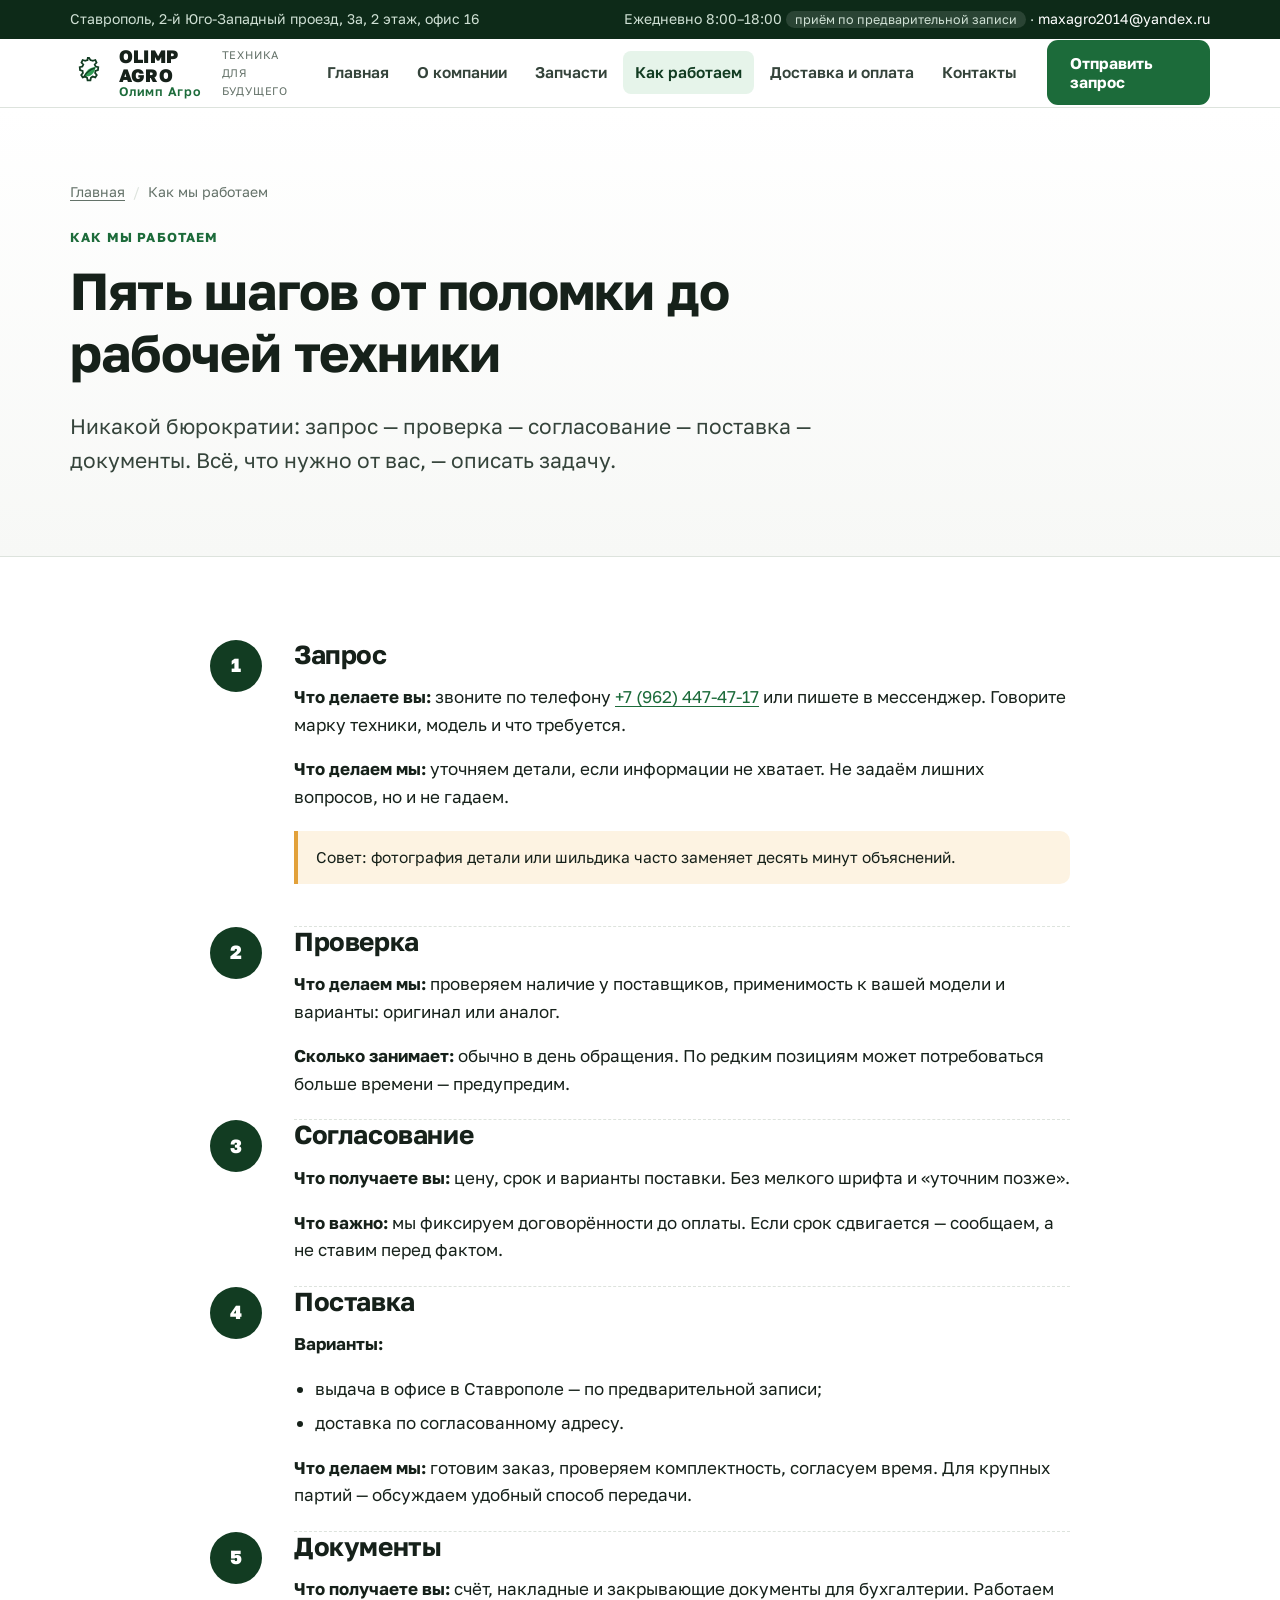
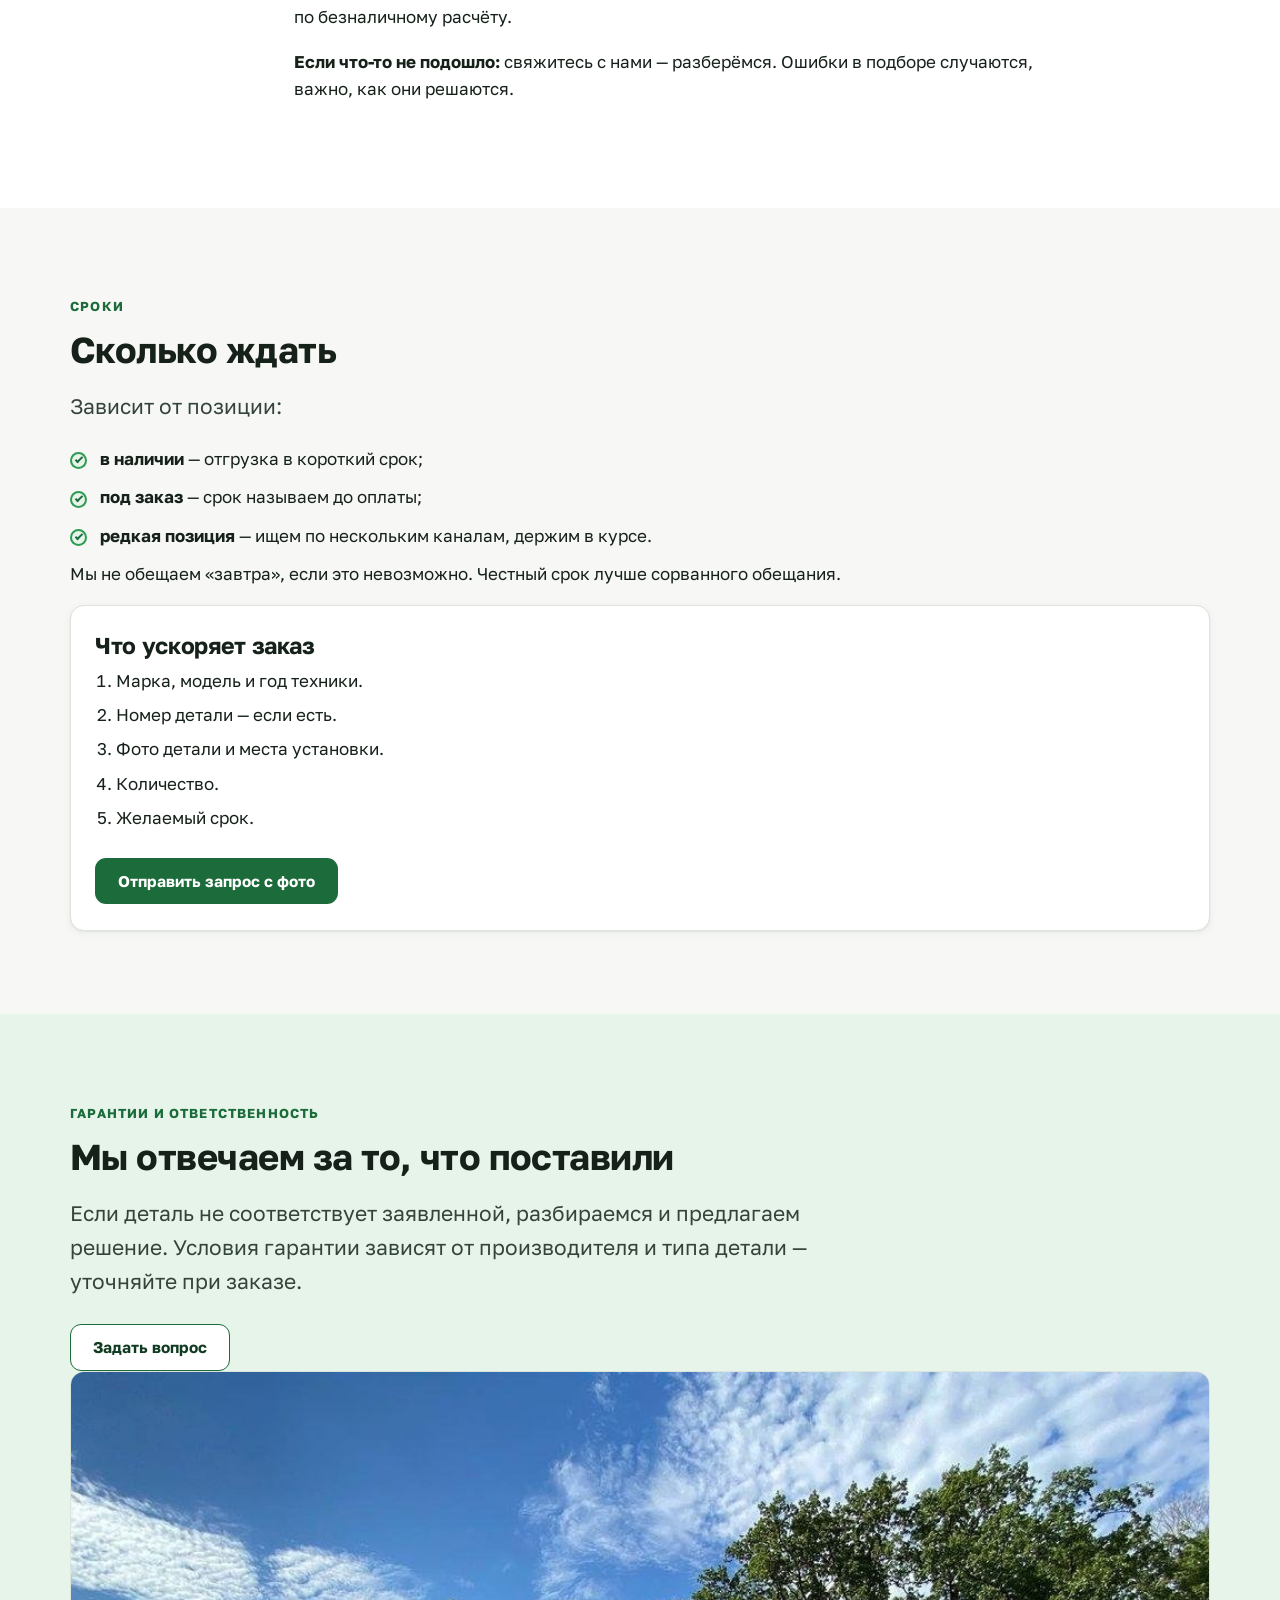
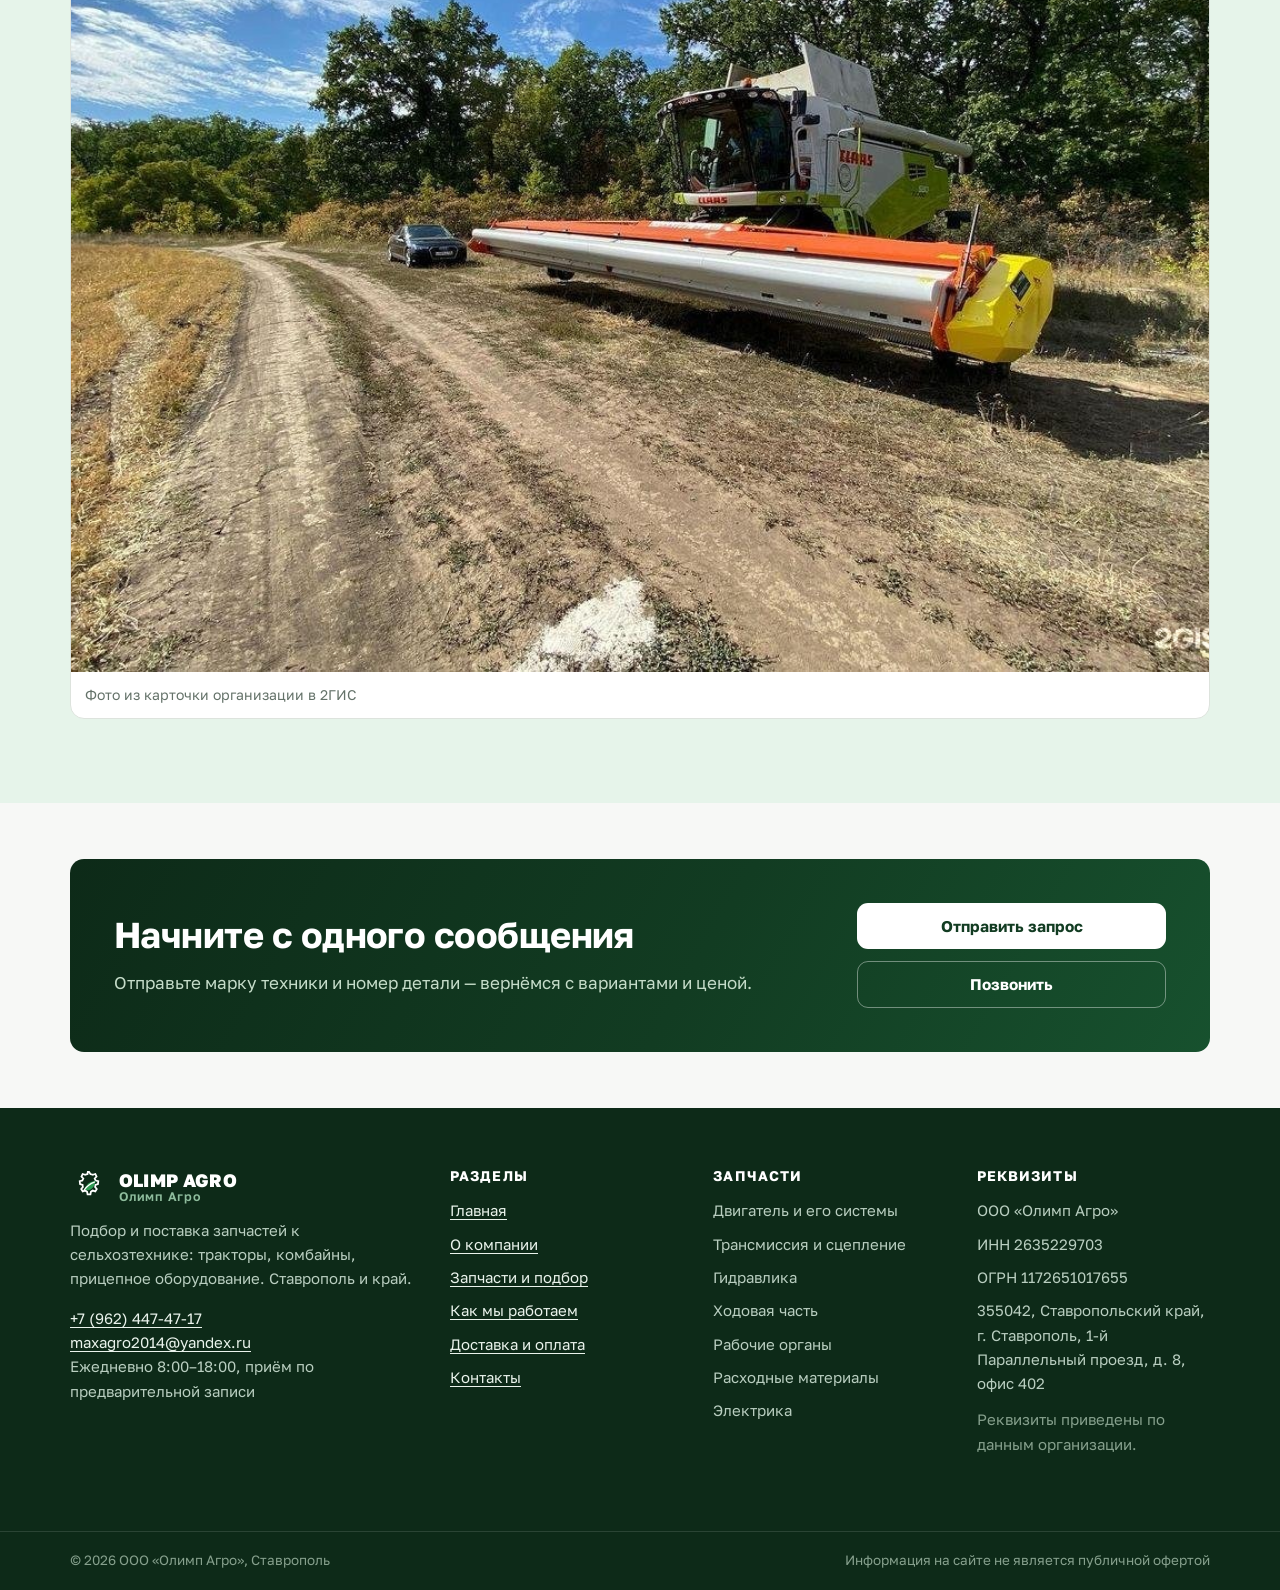
<file: kak-my-rabotaem/index.html>
<!DOCTYPE html>
<html lang="ru">
<head>
<meta charset="utf-8">
<meta name="viewport" content="width=device-width, initial-scale=1">
<title>Как мы работаем — от запроса до поставки</title>
<meta name="description" content="Пять шагов: запрос, проверка, согласование, поставка, документы. Честные сроки и понятные цены.">
<meta name="theme-color" content="#123c22">
<!-- TODO: после привязки домена заменить canonical на абсолютный URL -->
<link rel="canonical" href="/kak-my-rabotaem/">
<meta property="og:type" content="website">
<meta property="og:locale" content="ru_RU">
<meta property="og:title" content="Как мы работаем — от запроса до поставки">
<meta property="og:description" content="Пять шагов: запрос, проверка, согласование, поставка, документы. Честные сроки и понятные цены.">
<link rel="icon" href="../favicon/favicon.svg" type="image/svg+xml">
<link rel="icon" href="../favicon/favicon.ico" sizes="any">
<link rel="icon" type="image/png" sizes="32x32" href="../favicon/favicon-32.png">
<link rel="icon" type="image/png" sizes="48x48" href="../favicon/favicon-48.png">
<link rel="icon" type="image/png" sizes="192x192" href="../favicon/favicon-192.png">
<link rel="apple-touch-icon" href="../favicon/apple-touch-icon.png">
<link rel="preconnect" href="https://fonts.googleapis.com">
<link rel="preconnect" href="https://fonts.gstatic.com" crossorigin>
<link href="https://fonts.googleapis.com/css2?family=Golos+Text:wght@400;500;600;700;800&display=swap" rel="stylesheet">
<link rel="stylesheet" href="../assets/css/styles.css">
</head>
<body>
<a class="skip-link" href="#main">Перейти к содержимому</a>

<div class="topbar">
  <div class="container topbar__inner">
    <span>Ставрополь, 2-й Юго-Западный проезд, 3а, 2 этаж, офис 16</span>
    <span>
      Ежедневно 8:00–18:00 <span class="topbar__badge">приём по предварительной записи</span> ·
      <a href="mailto:maxagro2014@yandex.ru">maxagro2014@yandex.ru</a>
    </span>
  </div>
</div>

<header class="site-header">
  <div class="container site-header__inner">
    <a class="brand" href="../">
      <svg class="brand__mark" viewBox="0 0 64 64" aria-hidden="true">
        <path d="M32 6.5l2.6 3.9a21 21 0 0 1 3.6 1l4.5-1.3 2 4.3-3.1 3.3a21 21 0 0 1 1.6 3.4l4.4 1.2-.5 4.6-4.3 1.4a21 21 0 0 1-.5 3.6l2.8 3.5-2.5 4-4.3-1.4a21 21 0 0 1-3.1 2.1l-.8 4.5h-4.8l-.8-4.5a21 21 0 0 1-3.1-2.1l-4.3 1.4-2.5-4 2.8-3.5a21 21 0 0 1-.5-3.6l-4.3-1.4-.5-4.6 4.4-1.2a21 21 0 0 1 1.6-3.4l-3.1-3.3 2-4.3 4.5 1.3a21 21 0 0 1 3.6-1L30 6.5h2z" fill="none" stroke="#123c22" stroke-width="3"/>
        <path d="M43.5 21.5c-10 1.2-17 6.6-19.4 15.3 8.8 2.6 16.4-1.4 19.4-15.3z" fill="#2e9c53"/>
        <path d="M24.1 36.9c4.2-6.2 9.6-10.6 17-13.2" fill="none" stroke="#123c22" stroke-width="2.2" stroke-linecap="round"/>
      </svg>
      <span class="brand__name">OLIMP AGRO<span>Олимп Агро</span></span>
      <span class="brand__tag">техника<br>для будущего</span>
    </a>
    <button class="menu-toggle" type="button" aria-expanded="false" aria-controls="site-nav" aria-label="Меню">
      <span></span><span></span><span></span>
    </button>
    <nav class="nav" id="site-nav" hidden>
      <a href="../">Главная</a>
      <a href="../o-kompanii/">О компании</a>
      <a href="../zapchasi/">Запчасти</a>
      <a href="./" aria-current="page">Как работаем</a>
      <a href="../dostavka-i-oplata/">Доставка и оплата</a>
      <a href="../kontakty/">Контакты</a>
    </nav>
    <a class="btn btn--primary header-cta" href="../zapchasi/#zaprois">Отправить запрос</a>
  </div>
</header>

<main id="main">

  <section class="page-hero">
    <div class="container page-hero__inner">
      <nav class="breadcrumbs" aria-label="Хлебные крошки">
        <ol>
          <li><a href="../">Главная</a></li>
          <li aria-current="page">Как мы работаем</li>
        </ol>
      </nav>
      <span class="eyebrow" style="margin-top:18px">Как мы работаем</span>
      <h1>Пять шагов от поломки до рабочей техники</h1>
      <p class="lead">
        Никакой бюрократии: запрос — проверка — согласование — поставка — документы.
        Всё, что нужно от вас, — описать задачу.
      </p>
    </div>
  </section>

  <!-- ШАГИ -->
  <section class="section section--surface">
    <div class="container" style="max-width:900px">

      <div class="process">
        <div class="process__num" aria-hidden="true">1</div>
        <div class="process__body">
          <h2 style="font-size:26px">Запрос</h2>
          <p><strong>Что делаете вы:</strong> звоните по телефону <a href="tel:+79624474717">+7 (962) 447-47-17</a>
            или пишете в мессенджер. Говорите марку техники, модель и что требуется.</p>
          <p><strong>Что делаем мы:</strong> уточняем детали, если информации не хватает.
            Не задаём лишних вопросов, но и не гадаем.</p>
          <div class="note">
            <p>Совет: фотография детали или шильдика часто заменяет десять минут объяснений.</p>
          </div>
        </div>
      </div>

      <div class="process">
        <div class="process__num" aria-hidden="true">2</div>
        <div class="process__body">
          <h2 style="font-size:26px">Проверка</h2>
          <p><strong>Что делаем мы:</strong> проверяем наличие у поставщиков, применимость к вашей модели
            и варианты: оригинал или аналог.</p>
          <p style="margin-bottom:0"><strong>Сколько занимает:</strong> обычно в день обращения.
            По редким позициям может потребоваться больше времени — предупредим.</p>
        </div>
      </div>

      <div class="process">
        <div class="process__num" aria-hidden="true">3</div>
        <div class="process__body">
          <h2 style="font-size:26px">Согласование</h2>
          <p><strong>Что получаете вы:</strong> цену, срок и варианты поставки.
            Без мелкого шрифта и «уточним позже».</p>
          <p style="margin-bottom:0"><strong>Что важно:</strong> мы фиксируем договорённости до оплаты.
            Если срок сдвигается — сообщаем, а не ставим перед фактом.</p>
        </div>
      </div>

      <div class="process">
        <div class="process__num" aria-hidden="true">4</div>
        <div class="process__body">
          <h2 style="font-size:26px">Поставка</h2>
          <p><strong>Варианты:</strong></p>
          <ul>
            <li>выдача в офисе в Ставрополе — по предварительной записи;</li>
            <li>доставка по согласованному адресу.</li>
          </ul>
          <p style="margin-bottom:0"><strong>Что делаем мы:</strong> готовим заказ, проверяем комплектность,
            согласуем время. Для крупных партий — обсуждаем удобный способ передачи.</p>
        </div>
      </div>

      <div class="process">
        <div class="process__num" aria-hidden="true">5</div>
        <div class="process__body">
          <h2 style="font-size:26px">Документы</h2>
          <p><strong>Что получаете вы:</strong> счёт, накладные и закрывающие документы для бухгалтерии.
            Работаем по безналичному расчёту.</p>
          <p style="margin-bottom:0"><strong>Если что-то не подошло:</strong> свяжитесь с нами — разберёмся.
            Ошибки в подборе случаются, важно, как они решаются.</p>
        </div>
      </div>

    </div>
  </section>

  <!-- СРОКИ -->
  <section class="section">
    <div class="container">
      <div class="grid-2-auto">
        <div>
          <span class="eyebrow">Сроки</span>
          <h2>Сколько ждать</h2>
          <p class="lead">Зависит от позиции:</p>
          <ul class="check-list">
            <li><strong>в наличии</strong> — отгрузка в короткий срок;</li>
            <li><strong>под заказ</strong> — срок называем до оплаты;</li>
            <li><strong>редкая позиция</strong> — ищем по нескольким каналам, держим в курсе.</li>
          </ul>
          <p>Мы не обещаем «завтра», если это невозможно. Честный срок лучше сорванного обещания.</p>
        </div>
        <div class="card">
          <h3>Что ускоряет заказ</h3>
          <ol>
            <li>Марка, модель и год техники.</li>
            <li>Номер детали — если есть.</li>
            <li>Фото детали и места установки.</li>
            <li>Количество.</li>
            <li>Желаемый срок.</li>
          </ol>
          <div class="btn-row">
            <a class="btn btn--primary" href="../zapchasi/#zaprois">Отправить запрос с фото</a>
          </div>
        </div>
      </div>
    </div>
  </section>

  <!-- ГАРАНТИИ -->
  <section class="section section--tint">
    <div class="container">
      <div class="grid-2-auto">
        <div>
          <span class="eyebrow">Гарантии и ответственность</span>
          <h2>Мы отвечаем за то, что поставили</h2>
          <p class="lead">
            Если деталь не соответствует заявленной, разбираемся и предлагаем решение.
            Условия гарантии зависят от производителя и типа детали — уточняйте при заказе.
          </p>
          <div class="btn-row">
            <a class="btn btn--secondary" href="../kontakty/#forma">Задать вопрос</a>
          </div>
        </div>
        <figure class="photo">
          <img src="../assets/img/photos/combine.jpg" alt="Комбайн на поле после уборки" width="1200" height="900" loading="lazy">
          <figcaption>Фото из карточки организации в 2ГИС</figcaption>
        </figure>
      </div>
    </div>
  </section>

  <!-- ФИНАЛ -->
  <section class="section section--tight">
    <div class="container">
      <div class="cta-band">
        <div>
          <h2>Начните с одного сообщения</h2>
          <p>Отправьте марку техники и номер детали — вернёмся с вариантами и ценой.</p>
        </div>
        <div class="btn-row" style="flex-direction:column;align-items:stretch;margin-top:0">
          <a class="btn btn--light" href="../zapchasi/#zaprois">Отправить запрос</a>
          <a class="btn btn--outline-light" href="tel:+79624474717">Позвонить</a>
        </div>
      </div>
    </div>
  </section>

</main>

<footer class="site-footer">
  <div class="container site-footer__main">
    <div>
      <div class="brand" style="margin-bottom:12px">
        <svg class="brand__mark" viewBox="0 0 64 64" aria-hidden="true">
          <path d="M32 6.5l2.6 3.9a21 21 0 0 1 3.6 1l4.5-1.3 2 4.3-3.1 3.3a21 21 0 0 1 1.6 3.4l4.4 1.2-.5 4.6-4.3 1.4a21 21 0 0 1-.5 3.6l2.8 3.5-2.5 4-4.3-1.4a21 21 0 0 1-3.1 2.1l-.8 4.5h-4.8l-.8-4.5a21 21 0 0 1-3.1-2.1l-4.3 1.4-2.5-4 2.8-3.5a21 21 0 0 1-.5-3.6l-4.3-1.4-.5-4.6 4.4-1.2a21 21 0 0 1 1.6-3.4l-3.1-3.3 2-4.3 4.5 1.3a21 21 0 0 1 3.6-1L30 6.5h2z" fill="none" stroke="#ffffff" stroke-width="3"/>
          <path d="M43.5 21.5c-10 1.2-17 6.6-19.4 15.3 8.8 2.6 16.4-1.4 19.4-15.3z" fill="#2e9c53"/>
          <path d="M24.1 36.9c4.2-6.2 9.6-10.6 17-13.2" fill="none" stroke="#ffffff" stroke-width="2.2" stroke-linecap="round"/>
        </svg>
        <span class="brand__name">OLIMP AGRO<span>Олимп Агро</span></span>
      </div>
      <p style="max-width:38ch">
        Подбор и поставка запчастей к сельхозтехнике: тракторы, комбайны, прицепное оборудование.
        Ставрополь и край.
      </p>
      <p style="margin:0">
        <a href="tel:+79624474717">+7 (962) 447-47-17</a><br>
        <a href="mailto:maxagro2014@yandex.ru">maxagro2014@yandex.ru</a><br>
        Ежедневно 8:00–18:00, приём по предварительной записи
      </p>
    </div>
    <div class="site-footer__nav">
      <h4>Разделы</h4>
      <ul>
        <li><a href="../">Главная</a></li>
        <li><a href="../o-kompanii/">О компании</a></li>
        <li><a href="../zapchasi/">Запчасти и подбор</a></li>
        <li><a href="./">Как мы работаем</a></li>
        <li><a href="../dostavka-i-oplata/">Доставка и оплата</a></li>
        <li><a href="../kontakty/">Контакты</a></li>
      </ul>
    </div>
    <div>
      <h4>Запчасти</h4>
      <ul>
        <li>Двигатель и его системы</li>
        <li>Трансмиссия и сцепление</li>
        <li>Гидравлика</li>
        <li>Ходовая часть</li>
        <li>Рабочие органы</li>
        <li>Расходные материалы</li>
        <li>Электрика</li>
      </ul>
    </div>
    <div>
      <h4>Реквизиты</h4>
      <ul>
        <li>ООО «Олимп Агро»</li>
        <li>ИНН 2635229703</li>
        <li>ОГРН 1172651017655</li>
        <li>355042, Ставропольский край, г. Ставрополь, 1-й Параллельный проезд, д. 8, офис 402</li>
      </ul>
      <p class="muted" style="color:#86a08d;margin-top:12px">Реквизиты приведены по данным организации.</p>
    </div>
  </div>
  <div class="site-footer__bottom">
    <div class="container">
      <span>© <span data-year>2026</span> ООО «Олимп Агро», Ставрополь</span>
      <span>Информация на сайте не является публичной офертой</span>
    </div>
  </div>
</footer>

<a class="btn btn--primary floating-call" href="tel:+79624474717">Позвонить</a>
<script src="../assets/js/main.js"></script>
</body>
</html>
</file>
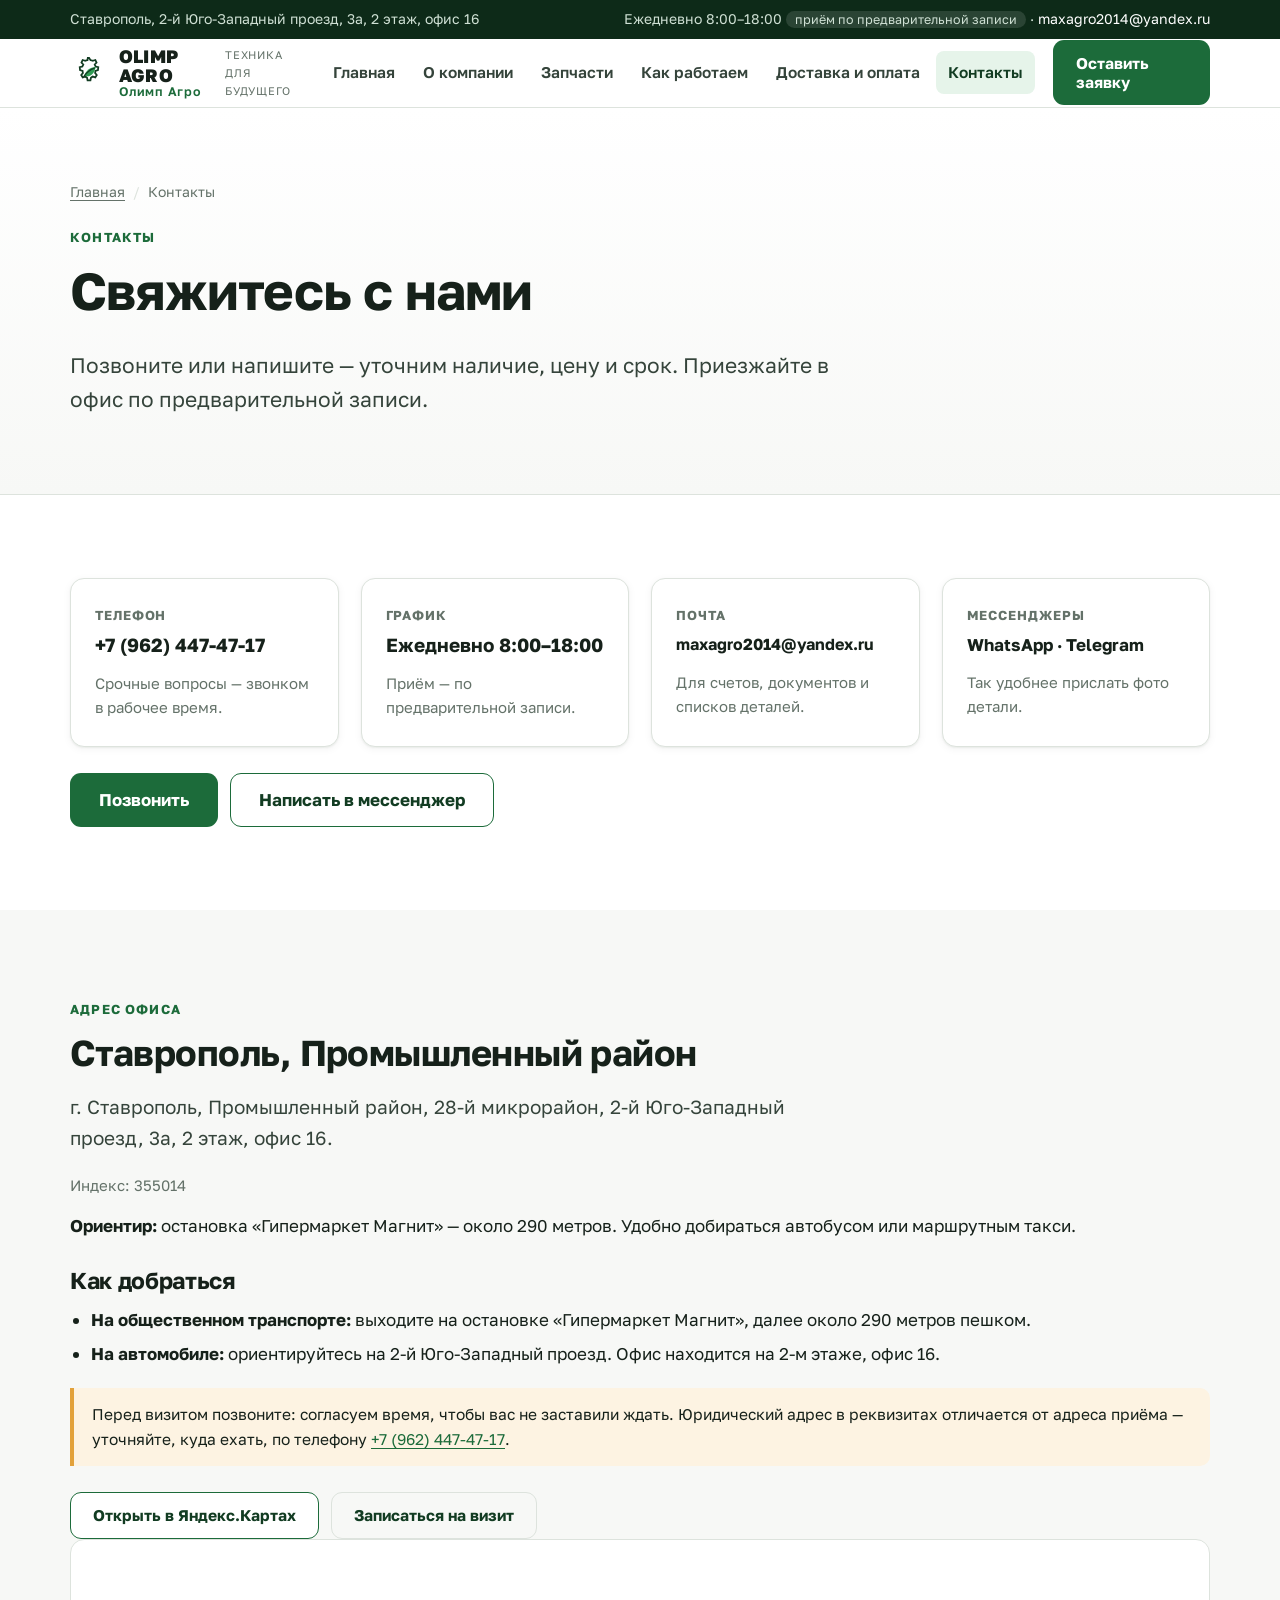
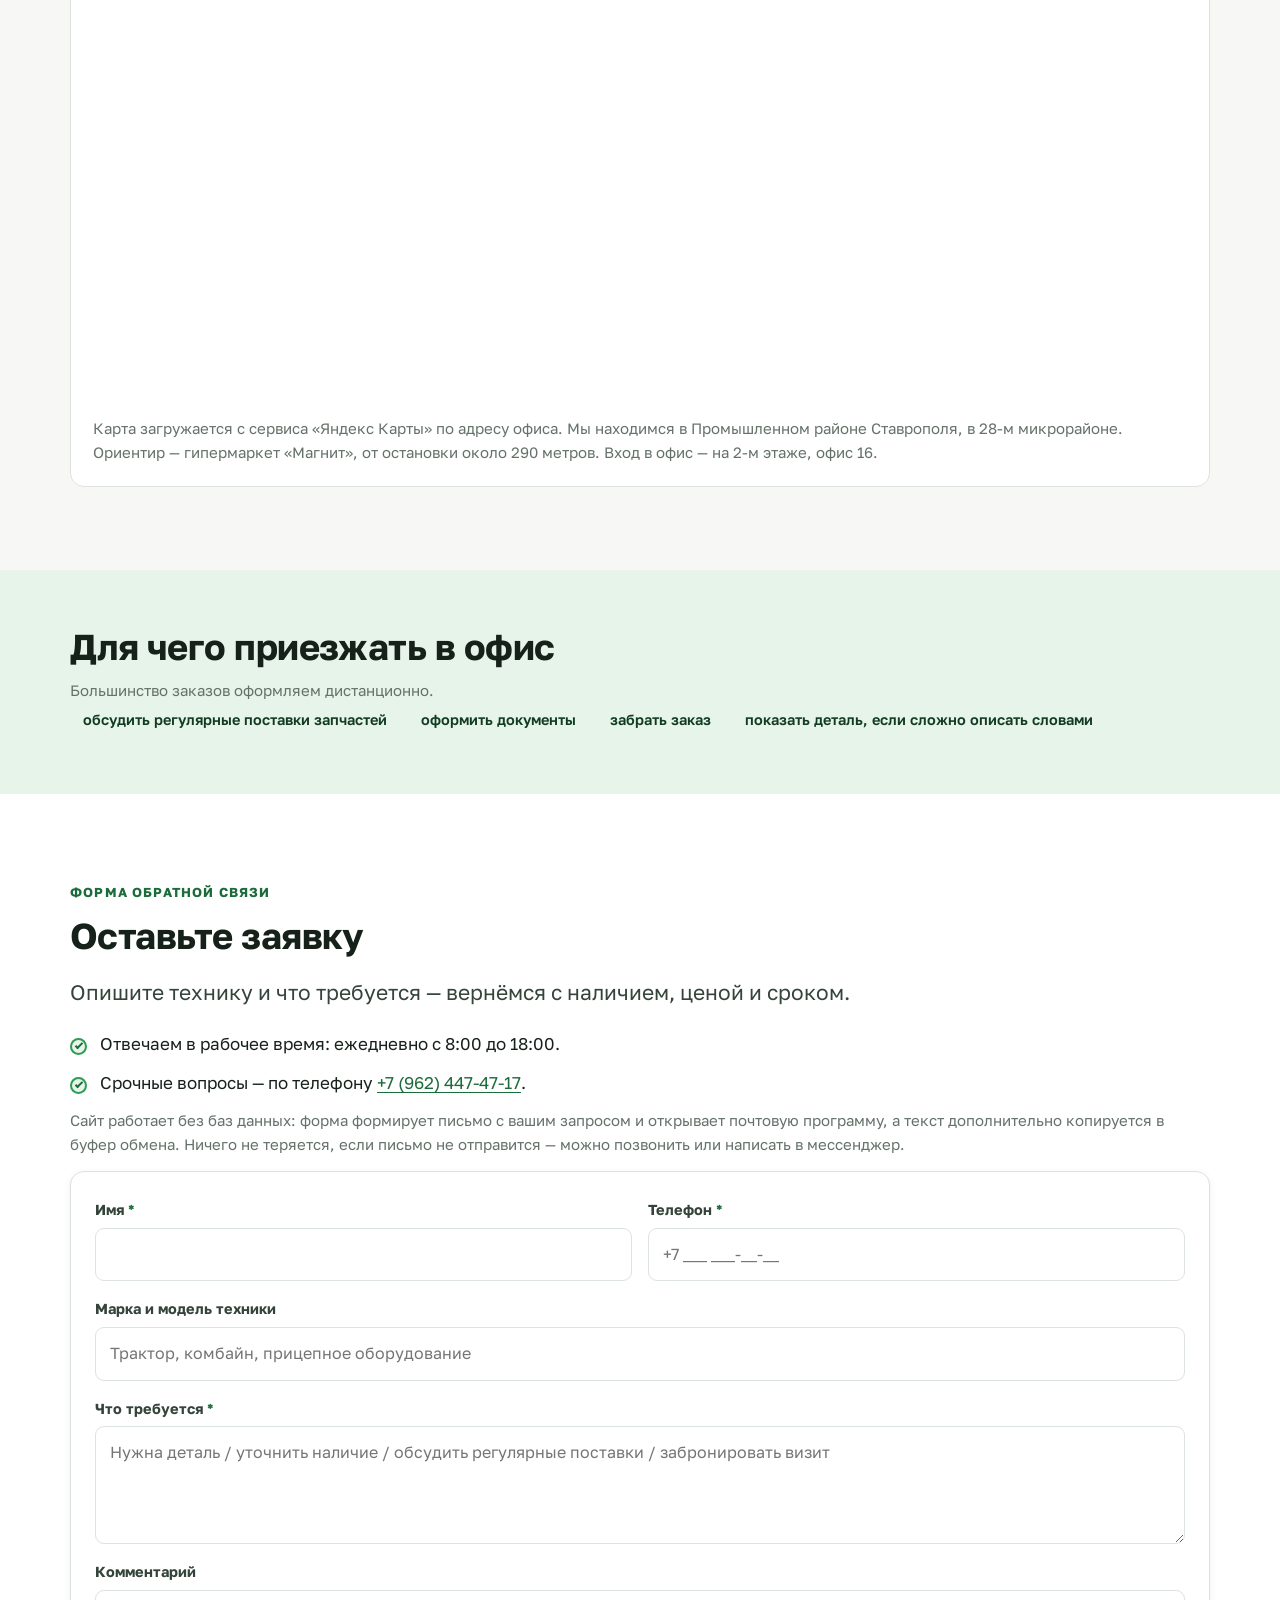
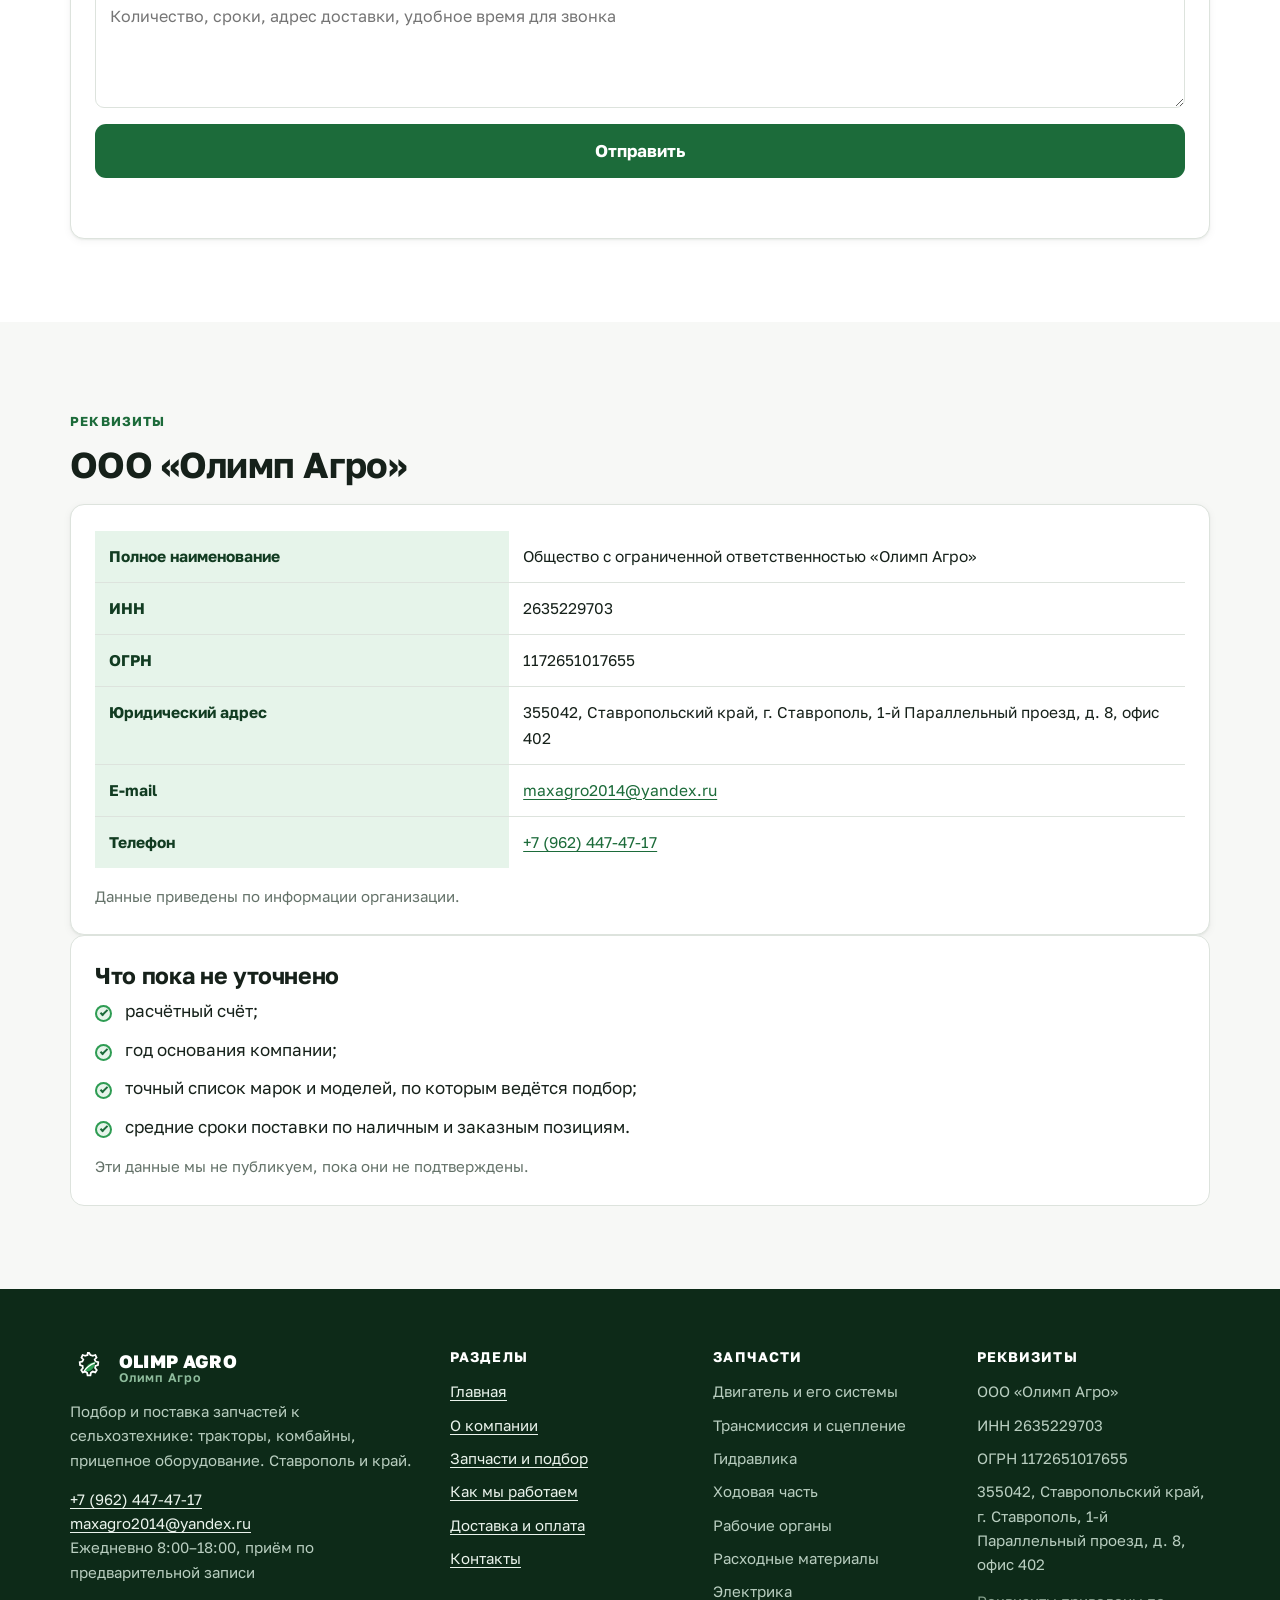
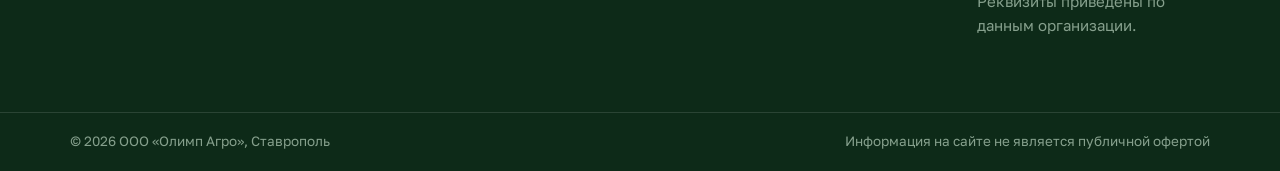
<file: kontakty/index.html>
<!DOCTYPE html>
<html lang="ru">
<head>
<meta charset="utf-8">
<meta name="viewport" content="width=device-width, initial-scale=1">
<title>Контакты Олимп Агро — +7 (962) 447-47-17, Ставрополь</title>
<meta name="description" content="Ставрополь, 2-й Юго-Западный проезд, 3а, офис 16. Ежедневно 8:00–18:00, по предварительной записи.">
<meta name="theme-color" content="#123c22">
<!-- TODO: после привязки домена заменить canonical и url в разметке Schema.org на абсолютные -->
<link rel="canonical" href="/kontakty/">
<meta property="og:type" content="website">
<meta property="og:locale" content="ru_RU">
<meta property="og:title" content="Контакты Олимп Агро — +7 (962) 447-47-17">
<meta property="og:description" content="Ставрополь, 2-й Юго-Западный проезд, 3а, офис 16. Ежедневно 8:00–18:00, по предварительной записи.">
<link rel="icon" href="../favicon/favicon.svg" type="image/svg+xml">
<link rel="icon" href="../favicon/favicon.ico" sizes="any">
<link rel="icon" type="image/png" sizes="32x32" href="../favicon/favicon-32.png">
<link rel="icon" type="image/png" sizes="48x48" href="../favicon/favicon-48.png">
<link rel="icon" type="image/png" sizes="192x192" href="../favicon/favicon-192.png">
<link rel="apple-touch-icon" href="../favicon/apple-touch-icon.png">
<link rel="preconnect" href="https://fonts.googleapis.com">
<link rel="preconnect" href="https://fonts.gstatic.com" crossorigin>
<link href="https://fonts.googleapis.com/css2?family=Golos+Text:wght@400;500;600;700;800&display=swap" rel="stylesheet">
<link rel="stylesheet" href="../assets/css/styles.css">
<script type="application/ld+json">
{
  "@context": "https://schema.org",
  "@type": "ContactPage",
  "name": "Контакты ООО «Олимп Агро»",
  "url": "/kontakty/",
  "mainEntity": {
    "@type": "Store",
    "name": "ООО «Олимп Агро»",
    "telephone": "+7 (962) 447-47-17",
    "email": "maxagro2014@yandex.ru",
    "address": {
      "@type": "PostalAddress",
      "postalCode": "355014",
      "addressLocality": "Ставрополь",
      "addressRegion": "Ставропольский край",
      "streetAddress": "2-й Юго-Западный проезд, 3а, 2 этаж, офис 16"
    },
    "openingHoursSpecification": [{
      "@type": "OpeningHoursSpecification",
      "dayOfWeek": ["Monday","Tuesday","Wednesday","Thursday","Friday","Saturday","Sunday"],
      "opens": "08:00",
      "closes": "18:00"
    }]
  }
}
</script>
</head>
<body>
<a class="skip-link" href="#main">Перейти к содержимому</a>

<div class="topbar">
  <div class="container topbar__inner">
    <span>Ставрополь, 2-й Юго-Западный проезд, 3а, 2 этаж, офис 16</span>
    <span>
      Ежедневно 8:00–18:00 <span class="topbar__badge">приём по предварительной записи</span> ·
      <a href="mailto:maxagro2014@yandex.ru">maxagro2014@yandex.ru</a>
    </span>
  </div>
</div>

<header class="site-header">
  <div class="container site-header__inner">
    <a class="brand" href="../">
      <svg class="brand__mark" viewBox="0 0 64 64" aria-hidden="true">
        <path d="M32 6.5l2.6 3.9a21 21 0 0 1 3.6 1l4.5-1.3 2 4.3-3.1 3.3a21 21 0 0 1 1.6 3.4l4.4 1.2-.5 4.6-4.3 1.4a21 21 0 0 1-.5 3.6l2.8 3.5-2.5 4-4.3-1.4a21 21 0 0 1-3.1 2.1l-.8 4.5h-4.8l-.8-4.5a21 21 0 0 1-3.1-2.1l-4.3 1.4-2.5-4 2.8-3.5a21 21 0 0 1-.5-3.6l-4.3-1.4-.5-4.6 4.4-1.2a21 21 0 0 1 1.6-3.4l-3.1-3.3 2-4.3 4.5 1.3a21 21 0 0 1 3.6-1L30 6.5h2z" fill="none" stroke="#123c22" stroke-width="3"/>
        <path d="M43.5 21.5c-10 1.2-17 6.6-19.4 15.3 8.8 2.6 16.4-1.4 19.4-15.3z" fill="#2e9c53"/>
        <path d="M24.1 36.9c4.2-6.2 9.6-10.6 17-13.2" fill="none" stroke="#123c22" stroke-width="2.2" stroke-linecap="round"/>
      </svg>
      <span class="brand__name">OLIMP AGRO<span>Олимп Агро</span></span>
      <span class="brand__tag">техника<br>для будущего</span>
    </a>
    <button class="menu-toggle" type="button" aria-expanded="false" aria-controls="site-nav" aria-label="Меню">
      <span></span><span></span><span></span>
    </button>
    <nav class="nav" id="site-nav" hidden>
      <a href="../">Главная</a>
      <a href="../o-kompanii/">О компании</a>
      <a href="../zapchasi/">Запчасти</a>
      <a href="../kak-my-rabotaem/">Как работаем</a>
      <a href="../dostavka-i-oplata/">Доставка и оплата</a>
      <a href="./" aria-current="page">Контакты</a>
    </nav>
    <a class="btn btn--primary header-cta" href="#forma">Оставить заявку</a>
  </div>
</header>

<main id="main">

  <section class="page-hero">
    <div class="container page-hero__inner">
      <nav class="breadcrumbs" aria-label="Хлебные крошки">
        <ol>
          <li><a href="../">Главная</a></li>
          <li aria-current="page">Контакты</li>
        </ol>
      </nav>
      <span class="eyebrow" style="margin-top:18px">Контакты</span>
      <h1>Свяжитесь с нами</h1>
      <p class="lead">
        Позвоните или напишите — уточним наличие, цену и срок.
        Приезжайте в офис по предварительной записи.
      </p>
    </div>
  </section>

  <!-- КОНТАКТЫ -->
  <section class="section section--surface">
    <div class="container">
      <div class="grid grid-4">
        <article class="card contact-card">
          <span class="label">Телефон</span>
          <span class="value"><a href="tel:+79624474717">+7 (962) 447-47-17</a></span>
          <p class="muted" style="margin:6px 0 0">Срочные вопросы — звонком в рабочее время.</p>
        </article>
        <article class="card contact-card">
          <span class="label">График</span>
          <span class="value">Ежедневно 8:00–18:00</span>
          <p class="muted" style="margin:6px 0 0">Приём — по предварительной записи.</p>
        </article>
        <article class="card contact-card">
          <span class="label">Почта</span>
          <span class="value" style="font-size:16px"><a href="mailto:maxagro2014@yandex.ru">maxagro2014@yandex.ru</a></span>
          <p class="muted" style="margin:6px 0 0">Для счетов, документов и списков деталей.</p>
        </article>
        <article class="card contact-card">
          <span class="label">Мессенджеры</span>
          <span class="value" style="font-size:17px">
            <a data-messenger="whatsapp" href="#" rel="noopener">WhatsApp</a> ·
            <a data-messenger="telegram" href="#" rel="noopener">Telegram</a>
          </span>
          <p class="muted" style="margin:6px 0 0">Так удобнее прислать фото детали.</p>
        </article>
      </div>

      <div class="btn-row">
        <a class="btn btn--primary btn--lg" href="tel:+79624474717">Позвонить</a>
        <a class="btn btn--secondary btn--lg" data-messenger="whatsapp" href="#" rel="noopener">Написать в мессенджер</a>
      </div>
    </div>
  </section>

  <!-- АДРЕС + КАРТА -->
  <section class="section">
    <div class="container">
      <div class="grid-2-auto">
        <div>
          <span class="eyebrow">Адрес офиса</span>
          <h2>Ставрополь, Промышленный район</h2>
          <p class="lead" style="font-size:19px">
            г. Ставрополь, Промышленный район, 28-й микрорайон, 2-й Юго-Западный проезд, 3а,
            2 этаж, офис 16.
          </p>
          <p class="muted">Индекс: 355014</p>
          <p><strong>Ориентир:</strong> остановка «Гипермаркет Магнит» — около 290 метров.
            Удобно добираться автобусом или маршрутным такси.</p>

          <h3 style="margin-top:28px">Как добраться</h3>
          <ul>
            <li><strong>На общественном транспорте:</strong> выходите на остановке «Гипермаркет Магнит»,
              далее около 290 метров пешком.</li>
            <li><strong>На автомобиле:</strong> ориентируйтесь на 2-й Юго-Западный проезд.
              Офис находится на 2-м этаже, офис 16.</li>
          </ul>

          <div class="note">
            <p>Перед визитом позвоните: согласуем время, чтобы вас не заставили ждать.
              Юридический адрес в реквизитах отличается от адреса приёма — уточняйте, куда ехать,
              по телефону <a href="tel:+79624474717">+7 (962) 447-47-17</a>.</p>
          </div>

          <div class="btn-row">
            <a class="btn btn--secondary" href="https://yandex.ru/maps/?text=%D0%A1%D1%82%D0%B0%D0%B2%D1%80%D0%BE%D0%BF%D0%BE%D0%BB%D1%8C%2C%202-%D0%B9%20%D0%AE%D0%B3%D0%BE-%D0%97%D0%B0%D0%BF%D0%B0%D0%B4%D0%BD%D1%8B%D0%B9%20%D0%BF%D1%80%D0%BE%D0%B5%D0%B7%D0%B4%2C%203%D0%B0" rel="noopener nofollow" target="_blank">Открыть в Яндекс.Картах</a>
            <a class="btn btn--ghost" href="#forma">Записаться на визит</a>
          </div>
        </div>

        <div class="map-frame">
          <iframe
            title="Схема: Ставрополь, 2-й Юго-Западный проезд, 3а"
            src="https://yandex.ru/map-widget/v1/?text=%D0%A1%D1%82%D0%B0%D0%B2%D1%80%D0%BE%D0%BF%D0%BE%D0%BB%D1%8C%2C%202-%D0%B9%20%D0%AE%D0%B3%D0%BE-%D0%97%D0%B0%D0%BF%D0%B0%D0%B4%D0%BD%D1%8B%D0%B9%20%D0%BF%D1%80%D0%BE%D0%B5%D0%B7%D0%B4%2C%203%D0%B0&z=16"
            width="100%" height="440" style="border:0;display:block" loading="lazy"
            referrerpolicy="no-referrer-when-downgrade"></iframe>
          <p class="muted" style="margin:14px 0 0">
            Карта загружается с сервиса «Яндекс Карты» по адресу офиса. Мы находимся в Промышленном районе
            Ставрополя, в 28-м микрорайоне. Ориентир — гипермаркет «Магнит», от остановки около 290 метров.
            Вход в офис — на 2-м этаже, офис 16.
          </p>
        </div>
      </div>
    </div>
  </section>

  <!-- ДЛЯ ЧЕГО ПРИЕЗЖАТЬ -->
  <section class="section section--tight section--tint">
    <div class="container">
      <div class="grid-2-auto" style="align-items:center">
        <div>
          <h2 style="margin-bottom:.25em">Для чего приезжать в офис</h2>
          <p class="muted" style="margin:0">Большинство заказов оформляем дистанционно.</p>
        </div>
        <ul class="pill-list" style="margin:0">
          <li>обсудить регулярные поставки запчастей</li>
          <li>оформить документы</li>
          <li>забрать заказ</li>
          <li>показать деталь, если сложно описать словами</li>
        </ul>
      </div>
    </div>
  </section>

  <!-- ФОРМА -->
  <section class="section section--surface" id="forma">
    <div class="container">
      <div class="grid-2-auto">
        <div>
          <span class="eyebrow">Форма обратной связи</span>
          <h2>Оставьте заявку</h2>
          <p class="lead">
            Опишите технику и что требуется — вернёмся с наличием, ценой и сроком.
          </p>
          <ul class="check-list">
            <li>Отвечаем в рабочее время: ежедневно с 8:00 до 18:00.</li>
            <li>Срочные вопросы — по телефону <a href="tel:+79624474717">+7 (962) 447-47-17</a>.</li>
          </ul>
          <p class="muted">
            Сайт работает без баз данных: форма формирует письмо с вашим запросом и открывает почтовую
            программу, а текст дополнительно копируется в буфер обмена. Ничего не теряется,
            если письмо не отправится — можно позвонить или написать в мессенджер.
          </p>
        </div>

        <div class="card">
          <form class="form" data-request-form novalidate>
            <input type="hidden" data-mail-subject value="Заявка с сайта — контакты Олимп Агро">

            <div class="form__row">
              <div class="field">
                <label for="c-name">Имя <span class="req">*</span></label>
                <input id="c-name" name="name" type="text" required autocomplete="name" data-field-label="Имя">
              </div>
              <div class="field">
                <label for="c-phone">Телефон <span class="req">*</span></label>
                <input id="c-phone" name="phone" type="tel" required autocomplete="tel" placeholder="+7 ___ ___-__-__" data-field-label="Телефон">
              </div>
            </div>

            <div class="field">
              <label for="c-machine">Марка и модель техники</label>
              <input id="c-machine" name="machine" type="text" data-field-label="Марка и модель техники" placeholder="Трактор, комбайн, прицепное оборудование">
            </div>

            <div class="field">
              <label for="c-need">Что требуется <span class="req">*</span></label>
              <textarea id="c-need" name="need" required data-field-label="Что требуется" placeholder="Нужна деталь / уточнить наличие / обсудить регулярные поставки / забронировать визит"></textarea>
            </div>

            <div class="field">
              <label for="c-comment">Комментарий</label>
              <textarea id="c-comment" name="comment" data-field-label="Комментарий" placeholder="Количество, сроки, адрес доставки, удобное время для звонка"></textarea>
            </div>

            <button class="btn btn--primary btn--lg" type="submit">Отправить</button>
            <p class="form__status" role="status" aria-live="polite"></p>
          </form>
        </div>
      </div>
    </div>
  </section>

  <!-- РЕКВИЗИТЫ -->
  <section class="section">
    <div class="container">
      <span class="eyebrow">Реквизиты</span>
      <h2>ООО «Олимп Агро»</h2>
      <div class="grid-2-auto">
        <div class="card">
          <table class="spec">
            <tr><th scope="row">Полное наименование</th><td>Общество с ограниченной ответственностью «Олимп Агро»</td></tr>
            <tr><th scope="row">ИНН</th><td>2635229703</td></tr>
            <tr><th scope="row">ОГРН</th><td>1172651017655</td></tr>
            <tr><th scope="row">Юридический адрес</th><td>355042, Ставропольский край, г. Ставрополь, 1-й Параллельный проезд, д. 8, офис 402</td></tr>
            <tr><th scope="row">E-mail</th><td><a href="mailto:maxagro2014@yandex.ru">maxagro2014@yandex.ru</a></td></tr>
            <tr><th scope="row">Телефон</th><td><a href="tel:+79624474717">+7 (962) 447-47-17</a></td></tr>
          </table>
          <p class="muted" style="margin-top:16px">
            Данные приведены по информации организации.
          </p>
        </div>
        <div class="card card--flat">
          <h3>Что пока не уточнено</h3>
          <ul class="check-list" style="margin-bottom:0">
            <li>расчётный счёт;</li>
            <li>год основания компании;</li>
            <li>точный список марок и моделей, по которым ведётся подбор;</li>
            <li>средние сроки поставки по наличным и заказным позициям.</li>
          </ul>
          <p class="muted" style="margin-top:14px">
            Эти данные мы не публикуем, пока они не подтверждены.
          </p>
        </div>
      </div>
    </div>
  </section>

</main>

<footer class="site-footer">
  <div class="container site-footer__main">
    <div>
      <div class="brand" style="margin-bottom:12px">
        <svg class="brand__mark" viewBox="0 0 64 64" aria-hidden="true">
          <path d="M32 6.5l2.6 3.9a21 21 0 0 1 3.6 1l4.5-1.3 2 4.3-3.1 3.3a21 21 0 0 1 1.6 3.4l4.4 1.2-.5 4.6-4.3 1.4a21 21 0 0 1-.5 3.6l2.8 3.5-2.5 4-4.3-1.4a21 21 0 0 1-3.1 2.1l-.8 4.5h-4.8l-.8-4.5a21 21 0 0 1-3.1-2.1l-4.3 1.4-2.5-4 2.8-3.5a21 21 0 0 1-.5-3.6l-4.3-1.4-.5-4.6 4.4-1.2a21 21 0 0 1 1.6-3.4l-3.1-3.3 2-4.3 4.5 1.3a21 21 0 0 1 3.6-1L30 6.5h2z" fill="none" stroke="#ffffff" stroke-width="3"/>
          <path d="M43.5 21.5c-10 1.2-17 6.6-19.4 15.3 8.8 2.6 16.4-1.4 19.4-15.3z" fill="#2e9c53"/>
          <path d="M24.1 36.9c4.2-6.2 9.6-10.6 17-13.2" fill="none" stroke="#ffffff" stroke-width="2.2" stroke-linecap="round"/>
        </svg>
        <span class="brand__name">OLIMP AGRO<span>Олимп Агро</span></span>
      </div>
      <p style="max-width:38ch">
        Подбор и поставка запчастей к сельхозтехнике: тракторы, комбайны, прицепное оборудование.
        Ставрополь и край.
      </p>
      <p style="margin:0">
        <a href="tel:+79624474717">+7 (962) 447-47-17</a><br>
        <a href="mailto:maxagro2014@yandex.ru">maxagro2014@yandex.ru</a><br>
        Ежедневно 8:00–18:00, приём по предварительной записи
      </p>
    </div>
    <div class="site-footer__nav">
      <h4>Разделы</h4>
      <ul>
        <li><a href="../">Главная</a></li>
        <li><a href="../o-kompanii/">О компании</a></li>
        <li><a href="../zapchasi/">Запчасти и подбор</a></li>
        <li><a href="../kak-my-rabotaem/">Как мы работаем</a></li>
        <li><a href="../dostavka-i-oplata/">Доставка и оплата</a></li>
        <li><a href="./">Контакты</a></li>
      </ul>
    </div>
    <div>
      <h4>Запчасти</h4>
      <ul>
        <li>Двигатель и его системы</li>
        <li>Трансмиссия и сцепление</li>
        <li>Гидравлика</li>
        <li>Ходовая часть</li>
        <li>Рабочие органы</li>
        <li>Расходные материалы</li>
        <li>Электрика</li>
      </ul>
    </div>
    <div>
      <h4>Реквизиты</h4>
      <ul>
        <li>ООО «Олимп Агро»</li>
        <li>ИНН 2635229703</li>
        <li>ОГРН 1172651017655</li>
        <li>355042, Ставропольский край, г. Ставрополь, 1-й Параллельный проезд, д. 8, офис 402</li>
      </ul>
      <p class="muted" style="color:#86a08d;margin-top:12px">Реквизиты приведены по данным организации.</p>
    </div>
  </div>
  <div class="site-footer__bottom">
    <div class="container">
      <span>© <span data-year>2026</span> ООО «Олимп Агро», Ставрополь</span>
      <span>Информация на сайте не является публичной офертой</span>
    </div>
  </div>
</footer>

<a class="btn btn--primary floating-call" href="tel:+79624474717">Позвонить</a>
<script src="../assets/js/main.js"></script>
</body>
</html>
</file>
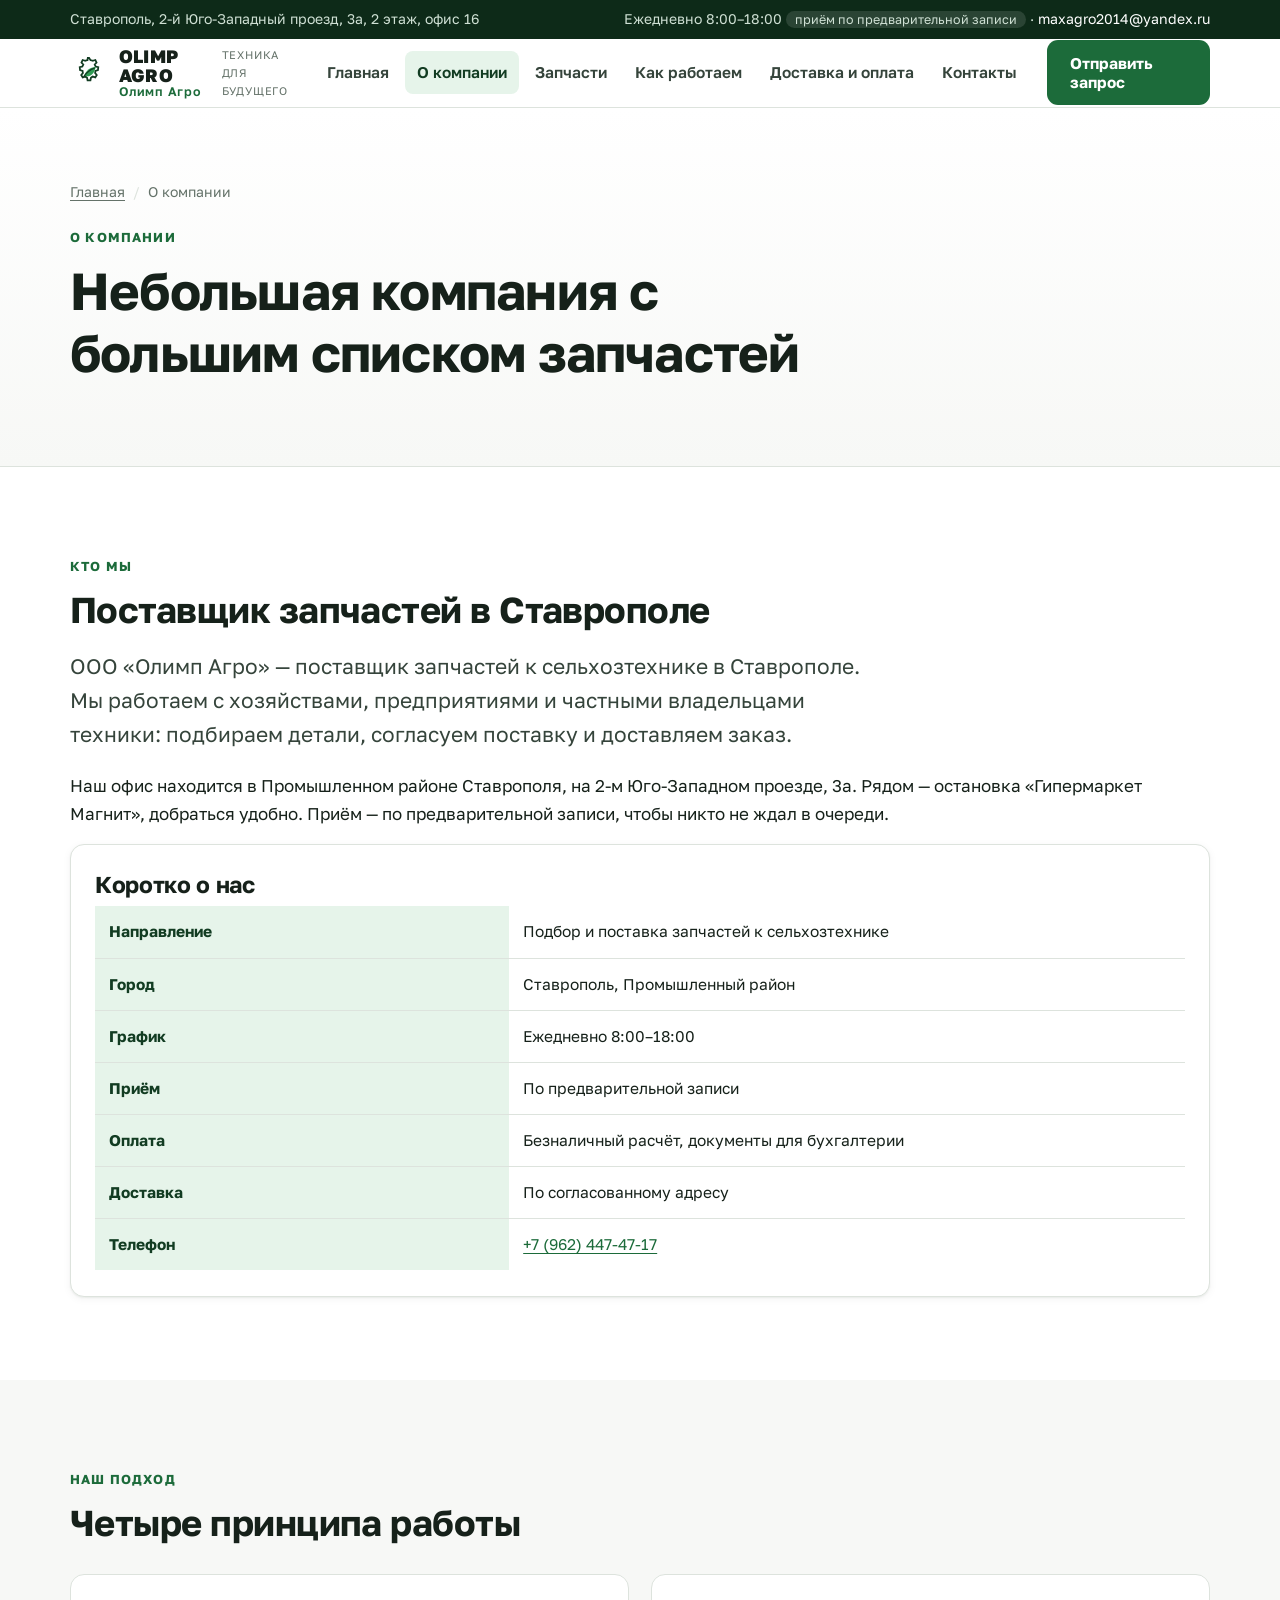
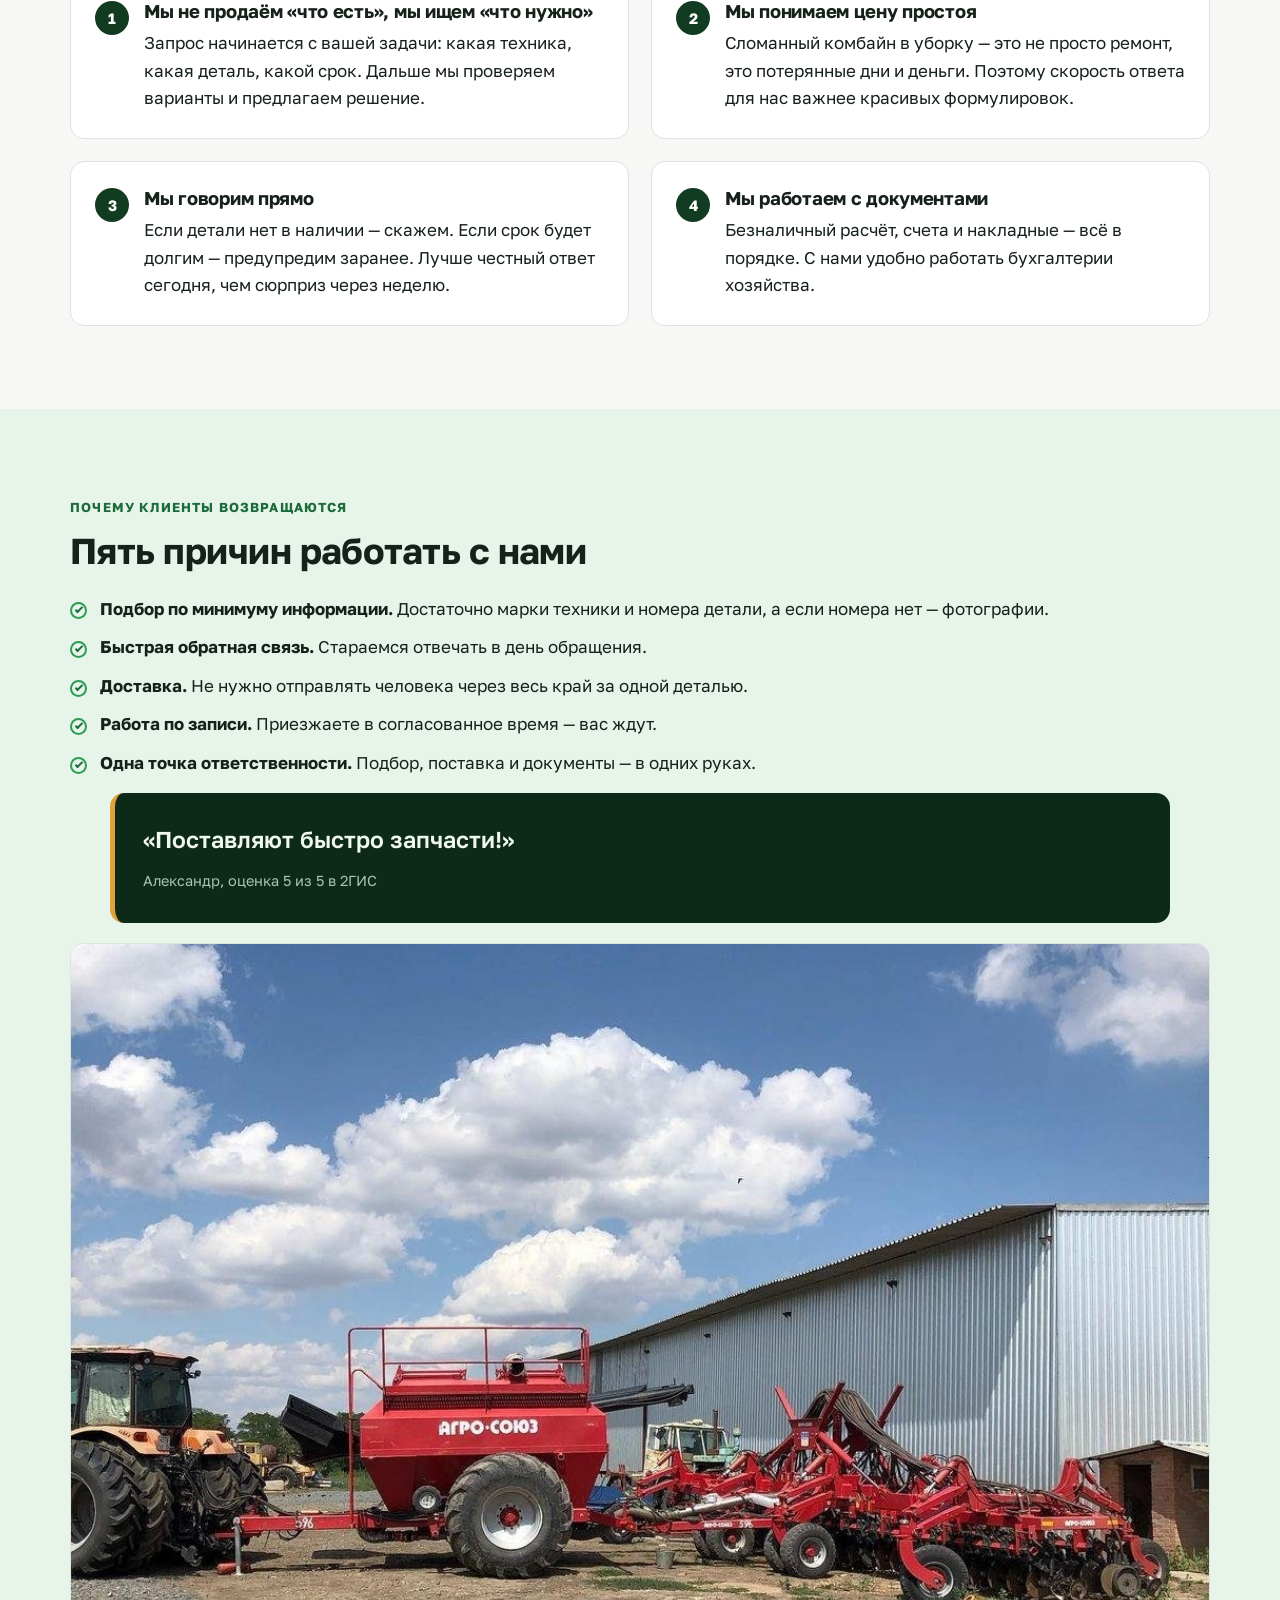
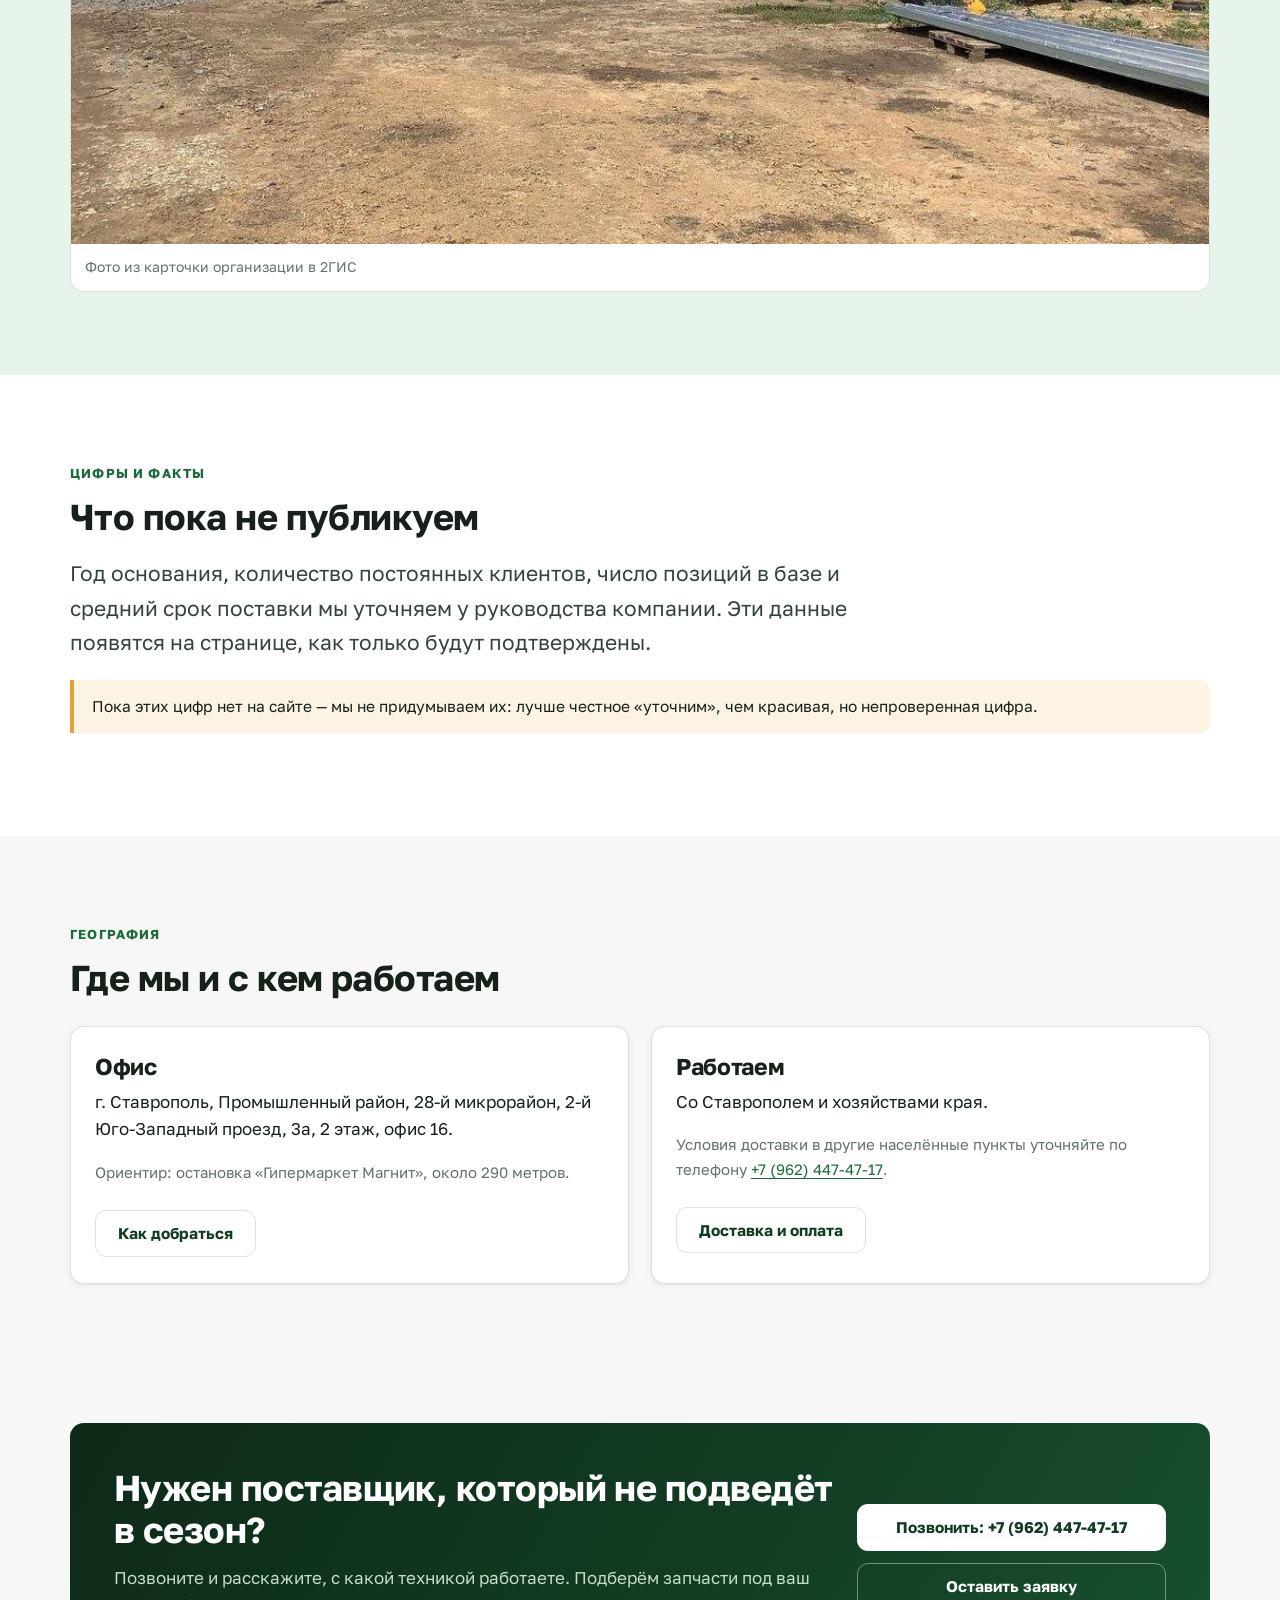
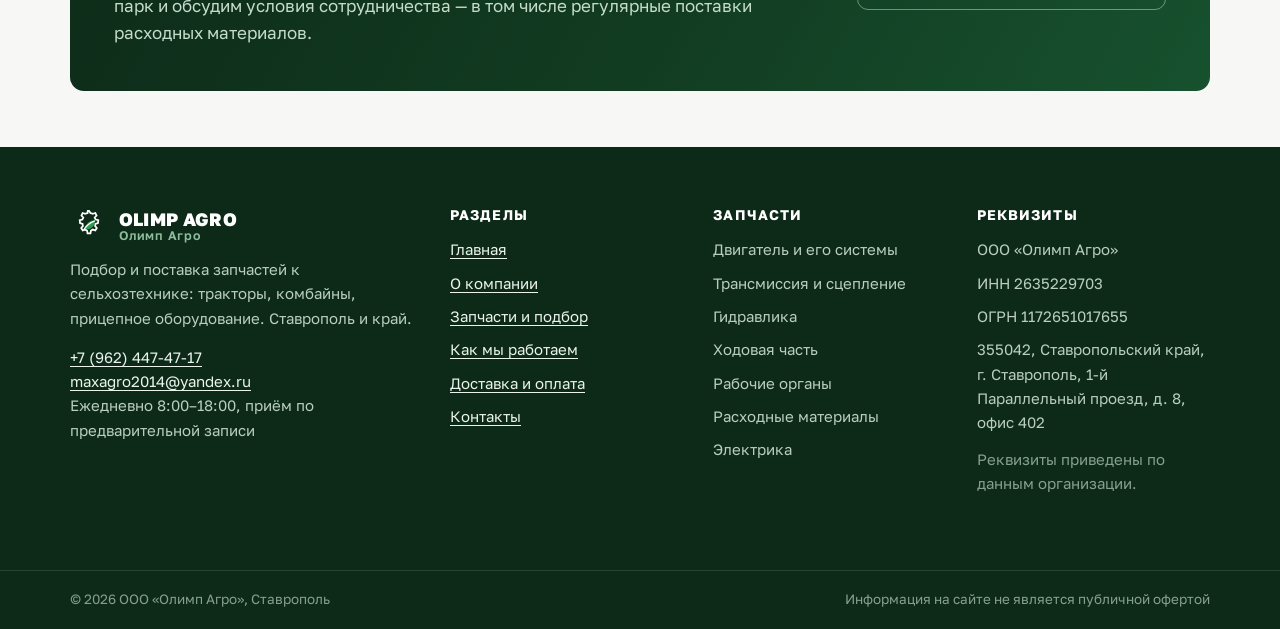
<file: o-kompanii/index.html>
<!DOCTYPE html>
<html lang="ru">
<head>
<meta charset="utf-8">
<meta name="viewport" content="width=device-width, initial-scale=1">
<title>Олимп Агро — запчасти для сельхозтехники, Ставрополь</title>
<meta name="description" content="Подбираем и поставляем запчасти для хозяйств и предприятий. Офис в Промышленном районе. Быстрый ответ, доставка, документы.">
<meta name="theme-color" content="#123c22">
<!-- TODO: после привязки домена заменить canonical на абсолютный URL -->
<link rel="canonical" href="/o-kompanii/">
<meta property="og:type" content="website">
<meta property="og:locale" content="ru_RU">
<meta property="og:title" content="О компании Олимп Агро — запчасти для сельхозтехники в Ставрополе">
<meta property="og:description" content="Подбираем и поставляем запчасти для хозяйств и предприятий. Быстрый ответ, доставка, документы.">
<link rel="icon" href="../favicon/favicon.svg" type="image/svg+xml">
<link rel="icon" href="../favicon/favicon.ico" sizes="any">
<link rel="icon" type="image/png" sizes="32x32" href="../favicon/favicon-32.png">
<link rel="icon" type="image/png" sizes="48x48" href="../favicon/favicon-48.png">
<link rel="icon" type="image/png" sizes="192x192" href="../favicon/favicon-192.png">
<link rel="apple-touch-icon" href="../favicon/apple-touch-icon.png">
<link rel="preconnect" href="https://fonts.googleapis.com">
<link rel="preconnect" href="https://fonts.gstatic.com" crossorigin>
<link href="https://fonts.googleapis.com/css2?family=Golos+Text:wght@400;500;600;700;800&display=swap" rel="stylesheet">
<link rel="stylesheet" href="../assets/css/styles.css">
</head>
<body>
<a class="skip-link" href="#main">Перейти к содержимому</a>

<div class="topbar">
  <div class="container topbar__inner">
    <span>Ставрополь, 2-й Юго-Западный проезд, 3а, 2 этаж, офис 16</span>
    <span>
      Ежедневно 8:00–18:00 <span class="topbar__badge">приём по предварительной записи</span> ·
      <a href="mailto:maxagro2014@yandex.ru">maxagro2014@yandex.ru</a>
    </span>
  </div>
</div>

<header class="site-header">
  <div class="container site-header__inner">
    <a class="brand" href="../">
      <svg class="brand__mark" viewBox="0 0 64 64" aria-hidden="true">
        <path d="M32 6.5l2.6 3.9a21 21 0 0 1 3.6 1l4.5-1.3 2 4.3-3.1 3.3a21 21 0 0 1 1.6 3.4l4.4 1.2-.5 4.6-4.3 1.4a21 21 0 0 1-.5 3.6l2.8 3.5-2.5 4-4.3-1.4a21 21 0 0 1-3.1 2.1l-.8 4.5h-4.8l-.8-4.5a21 21 0 0 1-3.1-2.1l-4.3 1.4-2.5-4 2.8-3.5a21 21 0 0 1-.5-3.6l-4.3-1.4-.5-4.6 4.4-1.2a21 21 0 0 1 1.6-3.4l-3.1-3.3 2-4.3 4.5 1.3a21 21 0 0 1 3.6-1L30 6.5h2z" fill="none" stroke="#123c22" stroke-width="3"/>
        <path d="M43.5 21.5c-10 1.2-17 6.6-19.4 15.3 8.8 2.6 16.4-1.4 19.4-15.3z" fill="#2e9c53"/>
        <path d="M24.1 36.9c4.2-6.2 9.6-10.6 17-13.2" fill="none" stroke="#123c22" stroke-width="2.2" stroke-linecap="round"/>
      </svg>
      <span class="brand__name">OLIMP AGRO<span>Олимп Агро</span></span>
      <span class="brand__tag">техника<br>для будущего</span>
    </a>
    <button class="menu-toggle" type="button" aria-expanded="false" aria-controls="site-nav" aria-label="Меню">
      <span></span><span></span><span></span>
    </button>
    <nav class="nav" id="site-nav" hidden>
      <a href="../">Главная</a>
      <a href="./" aria-current="page">О компании</a>
      <a href="../zapchasi/">Запчасти</a>
      <a href="../kak-my-rabotaem/">Как работаем</a>
      <a href="../dostavka-i-oplata/">Доставка и оплата</a>
      <a href="../kontakty/">Контакты</a>
    </nav>
    <a class="btn btn--primary header-cta" href="../zapchasi/#zaprois">Отправить запрос</a>
  </div>
</header>

<main id="main">

  <section class="page-hero">
    <div class="container page-hero__inner">
      <nav class="breadcrumbs" aria-label="Хлебные крошки">
        <ol>
          <li><a href="../">Главная</a></li>
          <li aria-current="page">О компании</li>
        </ol>
      </nav>
      <span class="eyebrow" style="margin-top:18px">О компании</span>
      <h1>Небольшая компания с большим списком запчастей</h1>
    </div>
  </section>

  <!-- КТО МЫ -->
  <section class="section section--surface">
    <div class="container">
      <div class="grid-2-auto">
        <div>
          <span class="eyebrow">Кто мы</span>
          <h2>Поставщик запчастей в Ставрополе</h2>
          <p class="lead">
            ООО «Олимп Агро» — поставщик запчастей к сельхозтехнике в Ставрополе. Мы работаем
            с хозяйствами, предприятиями и частными владельцами техники: подбираем детали,
            согласуем поставку и доставляем заказ.
          </p>
          <p>
            Наш офис находится в Промышленном районе Ставрополя, на 2-м Юго-Западном проезде, 3а.
            Рядом — остановка «Гипермаркет Магнит», добраться удобно. Приём — по предварительной
            записи, чтобы никто не ждал в очереди.
          </p>
        </div>
        <div class="card">
          <h3>Коротко о нас</h3>
          <table class="spec">
            <tr><th scope="row">Направление</th><td>Подбор и поставка запчастей к сельхозтехнике</td></tr>
            <tr><th scope="row">Город</th><td>Ставрополь, Промышленный район</td></tr>
            <tr><th scope="row">График</th><td>Ежедневно 8:00–18:00</td></tr>
            <tr><th scope="row">Приём</th><td>По предварительной записи</td></tr>
            <tr><th scope="row">Оплата</th><td>Безналичный расчёт, документы для бухгалтерии</td></tr>
            <tr><th scope="row">Доставка</th><td>По согласованному адресу</td></tr>
            <tr><th scope="row">Телефон</th><td><a href="tel:+79624474717">+7 (962) 447-47-17</a></td></tr>
          </table>
        </div>
      </div>
    </div>
  </section>

  <!-- НАШ ПОДХОД -->
  <section class="section">
    <div class="container">
      <span class="eyebrow">Наш подход</span>
      <h2>Четыре принципа работы</h2>
      <div class="grid grid-2" style="margin-top:30px">
        <article class="card card--flat">
          <div class="feature">
            <span class="feature__dot" aria-hidden="true">1</span>
            <div>
              <h3>Мы не продаём «что есть», мы ищем «что нужно»</h3>
              <p>Запрос начинается с вашей задачи: какая техника, какая деталь, какой срок.
                Дальше мы проверяем варианты и предлагаем решение.</p>
            </div>
          </div>
        </article>
        <article class="card card--flat">
          <div class="feature">
            <span class="feature__dot" aria-hidden="true">2</span>
            <div>
              <h3>Мы понимаем цену простоя</h3>
              <p>Сломанный комбайн в уборку — это не просто ремонт, это потерянные дни и деньги.
                Поэтому скорость ответа для нас важнее красивых формулировок.</p>
            </div>
          </div>
        </article>
        <article class="card card--flat">
          <div class="feature">
            <span class="feature__dot" aria-hidden="true">3</span>
            <div>
              <h3>Мы говорим прямо</h3>
              <p>Если детали нет в наличии — скажем. Если срок будет долгим — предупредим заранее.
                Лучше честный ответ сегодня, чем сюрприз через неделю.</p>
            </div>
          </div>
        </article>
        <article class="card card--flat">
          <div class="feature">
            <span class="feature__dot" aria-hidden="true">4</span>
            <div>
              <h3>Мы работаем с документами</h3>
              <p>Безналичный расчёт, счета и накладные — всё в порядке.
                С нами удобно работать бухгалтерии хозяйства.</p>
            </div>
          </div>
        </article>
      </div>
    </div>
  </section>

  <!-- ПОЧЕМУ ВОЗВРАЩАЮТСЯ -->
  <section class="section section--tint">
    <div class="container">
      <div class="grid-2-auto">
        <div>
          <span class="eyebrow">Почему клиенты возвращаются</span>
          <h2>Пять причин работать с нами</h2>
          <ul class="check-list" style="margin-top:22px">
            <li><strong>Подбор по минимуму информации.</strong> Достаточно марки техники и номера детали, а если номера нет — фотографии.</li>
            <li><strong>Быстрая обратная связь.</strong> Стараемся отвечать в день обращения.</li>
            <li><strong>Доставка.</strong> Не нужно отправлять человека через весь край за одной деталью.</li>
            <li><strong>Работа по записи.</strong> Приезжаете в согласованное время — вас ждут.</li>
            <li><strong>Одна точка ответственности.</strong> Подбор, поставка и документы — в одних руках.</li>
          </ul>
        </div>
        <div>
          <blockquote class="quote">
            <p>«Поставляют быстро запчасти!»</p>
            <footer>Александр, оценка 5 из 5 в 2ГИС</footer>
          </blockquote>
          <figure class="photo" style="margin-top:20px">
            <img src="../assets/img/photos/equipment.jpg" alt="Сельхозтехника и орудия на машинном дворе" width="1200" height="900" loading="lazy">
            <figcaption>Фото из карточки организации в 2ГИС</figcaption>
          </figure>
        </div>
      </div>
    </div>
  </section>

  <!-- ЦИФРЫ И ФАКТЫ -->
  <section class="section section--surface">
    <div class="container">
      <span class="eyebrow">Цифры и факты</span>
      <h2>Что пока не публикуем</h2>
      <p class="lead">
        Год основания, количество постоянных клиентов, число позиций в базе и средний срок поставки
        мы уточняем у руководства компании. Эти данные появятся на странице, как только будут подтверждены.
      </p>
      <div class="note">
        <p>
          Пока этих цифр нет на сайте — мы не придумываем их: лучше честное «уточним»,
          чем красивая, но непроверенная цифра.
        </p>
      </div>
    </div>
  </section>

  <!-- ГЕОГРАФИЯ -->
  <section class="section">
    <div class="container">
      <span class="eyebrow">География</span>
      <h2>Где мы и с кем работаем</h2>
      <div class="grid grid-2" style="margin-top:26px">
        <article class="card">
          <h3>Офис</h3>
          <p>
            г. Ставрополь, Промышленный район, 28-й микрорайон, 2-й Юго-Западный проезд, 3а,
            2 этаж, офис 16.
          </p>
          <p class="muted">Ориентир: остановка «Гипермаркет Магнит», около 290 метров.</p>
          <div class="btn-row">
            <a class="btn btn--ghost" href="../kontakty/">Как добраться</a>
          </div>
        </article>
        <article class="card">
          <h3>Работаем</h3>
          <p>Со Ставрополем и хозяйствами края.</p>
          <p class="muted">
            Условия доставки в другие населённые пункты уточняйте по телефону
            <a href="tel:+79624474717">+7 (962) 447-47-17</a>.
          </p>
          <div class="btn-row">
            <a class="btn btn--ghost" href="../dostavka-i-oplata/">Доставка и оплата</a>
          </div>
        </article>
      </div>
    </div>
  </section>

  <!-- ПРИГЛАШЕНИЕ -->
  <section class="section section--tight">
    <div class="container">
      <div class="cta-band">
        <div>
          <h2>Нужен поставщик, который не подведёт в сезон?</h2>
          <p>
            Позвоните и расскажите, с какой техникой работаете. Подберём запчасти под ваш парк
            и обсудим условия сотрудничества — в том числе регулярные поставки расходных материалов.
          </p>
        </div>
        <div class="btn-row" style="flex-direction:column;align-items:stretch;margin-top:0">
          <a class="btn btn--light" href="tel:+79624474717">Позвонить: +7 (962) 447-47-17</a>
          <a class="btn btn--outline-light" href="../kontakty/#forma">Оставить заявку</a>
        </div>
      </div>
    </div>
  </section>

</main>

<footer class="site-footer">
  <div class="container site-footer__main">
    <div>
      <div class="brand" style="margin-bottom:12px">
        <svg class="brand__mark" viewBox="0 0 64 64" aria-hidden="true">
          <path d="M32 6.5l2.6 3.9a21 21 0 0 1 3.6 1l4.5-1.3 2 4.3-3.1 3.3a21 21 0 0 1 1.6 3.4l4.4 1.2-.5 4.6-4.3 1.4a21 21 0 0 1-.5 3.6l2.8 3.5-2.5 4-4.3-1.4a21 21 0 0 1-3.1 2.1l-.8 4.5h-4.8l-.8-4.5a21 21 0 0 1-3.1-2.1l-4.3 1.4-2.5-4 2.8-3.5a21 21 0 0 1-.5-3.6l-4.3-1.4-.5-4.6 4.4-1.2a21 21 0 0 1 1.6-3.4l-3.1-3.3 2-4.3 4.5 1.3a21 21 0 0 1 3.6-1L30 6.5h2z" fill="none" stroke="#ffffff" stroke-width="3"/>
          <path d="M43.5 21.5c-10 1.2-17 6.6-19.4 15.3 8.8 2.6 16.4-1.4 19.4-15.3z" fill="#2e9c53"/>
          <path d="M24.1 36.9c4.2-6.2 9.6-10.6 17-13.2" fill="none" stroke="#ffffff" stroke-width="2.2" stroke-linecap="round"/>
        </svg>
        <span class="brand__name">OLIMP AGRO<span>Олимп Агро</span></span>
      </div>
      <p style="max-width:38ch">
        Подбор и поставка запчастей к сельхозтехнике: тракторы, комбайны, прицепное оборудование.
        Ставрополь и край.
      </p>
      <p style="margin:0">
        <a href="tel:+79624474717">+7 (962) 447-47-17</a><br>
        <a href="mailto:maxagro2014@yandex.ru">maxagro2014@yandex.ru</a><br>
        Ежедневно 8:00–18:00, приём по предварительной записи
      </p>
    </div>
    <div class="site-footer__nav">
      <h4>Разделы</h4>
      <ul>
        <li><a href="../">Главная</a></li>
        <li><a href="./">О компании</a></li>
        <li><a href="../zapchasi/">Запчасти и подбор</a></li>
        <li><a href="../kak-my-rabotaem/">Как мы работаем</a></li>
        <li><a href="../dostavka-i-oplata/">Доставка и оплата</a></li>
        <li><a href="../kontakty/">Контакты</a></li>
      </ul>
    </div>
    <div>
      <h4>Запчасти</h4>
      <ul>
        <li>Двигатель и его системы</li>
        <li>Трансмиссия и сцепление</li>
        <li>Гидравлика</li>
        <li>Ходовая часть</li>
        <li>Рабочие органы</li>
        <li>Расходные материалы</li>
        <li>Электрика</li>
      </ul>
    </div>
    <div>
      <h4>Реквизиты</h4>
      <ul>
        <li>ООО «Олимп Агро»</li>
        <li>ИНН 2635229703</li>
        <li>ОГРН 1172651017655</li>
        <li>355042, Ставропольский край, г. Ставрополь, 1-й Параллельный проезд, д. 8, офис 402</li>
      </ul>
      <p class="muted" style="color:#86a08d;margin-top:12px">Реквизиты приведены по данным организации.</p>
    </div>
  </div>
  <div class="site-footer__bottom">
    <div class="container">
      <span>© <span data-year>2026</span> ООО «Олимп Агро», Ставрополь</span>
      <span>Информация на сайте не является публичной офертой</span>
    </div>
  </div>
</footer>

<a class="btn btn--primary floating-call" href="tel:+79624474717">Позвонить</a>
<script src="../assets/js/main.js"></script>
</body>
</html>
</file>
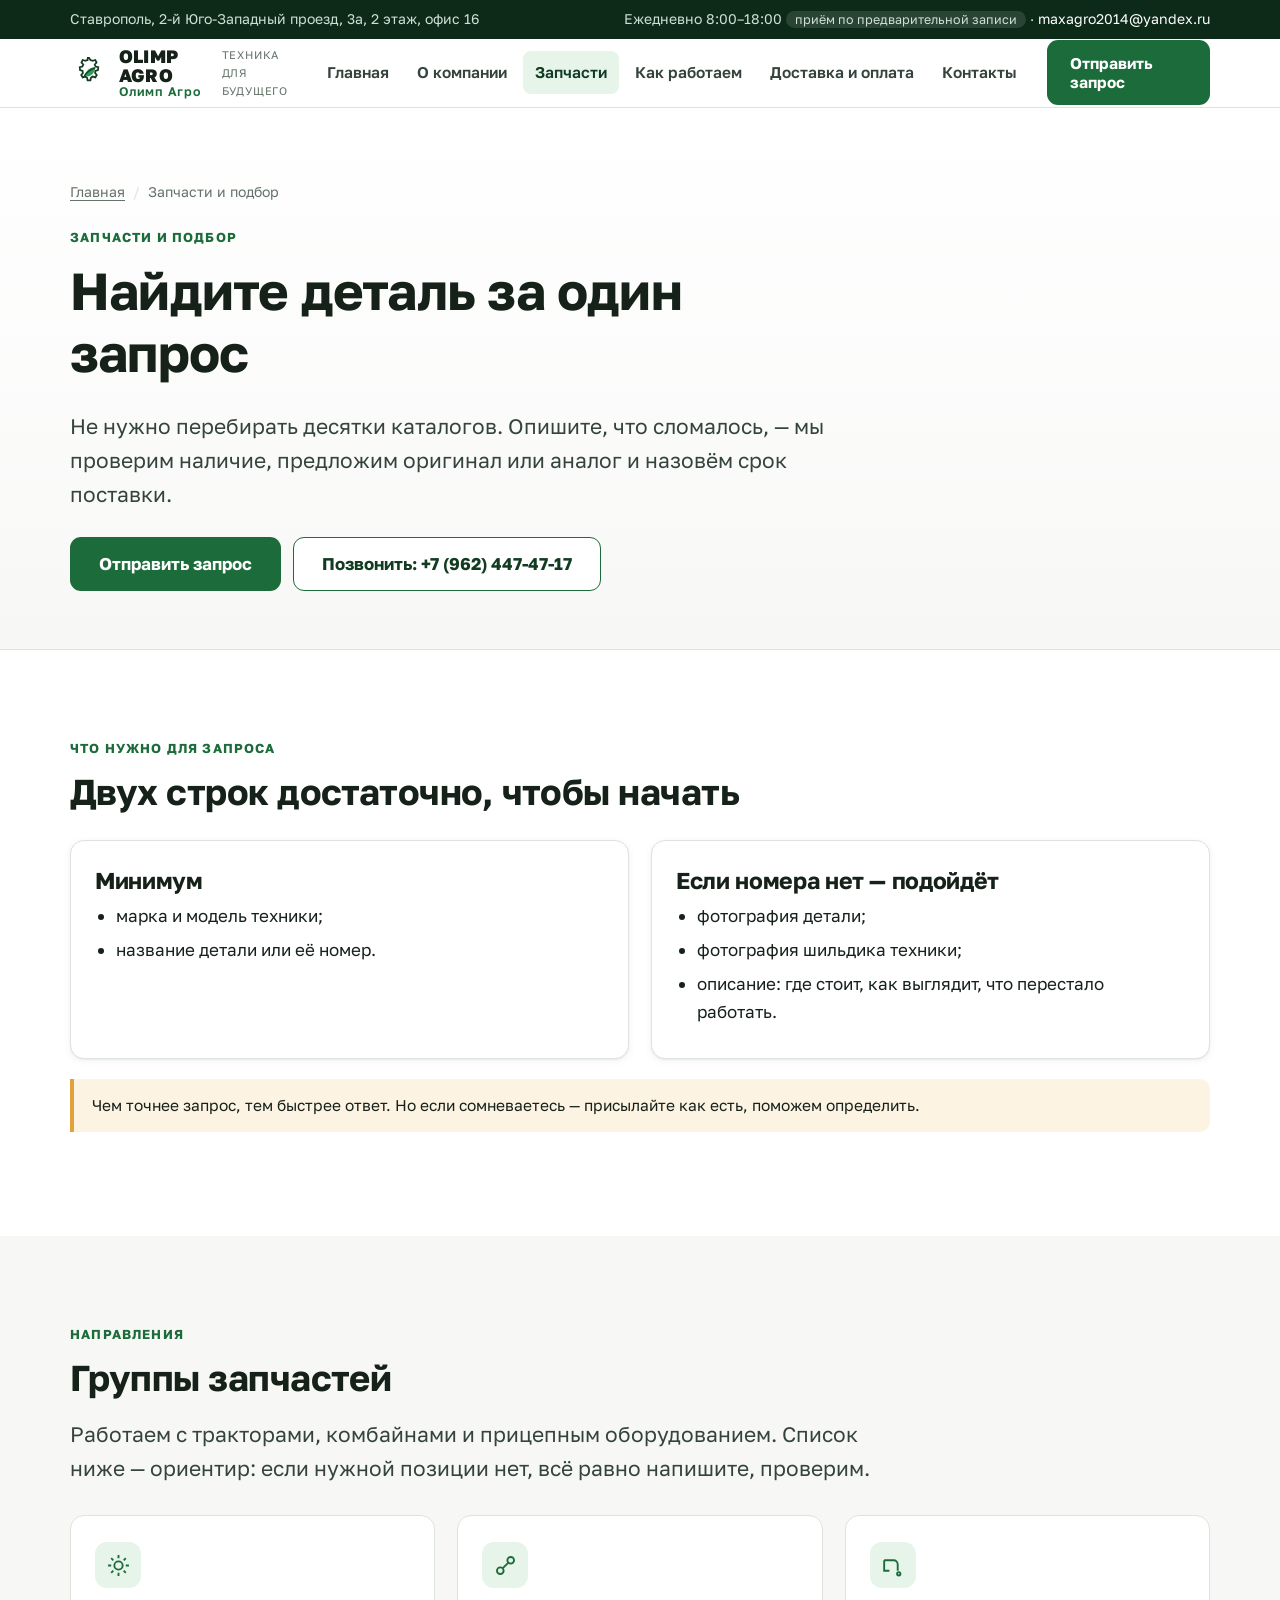
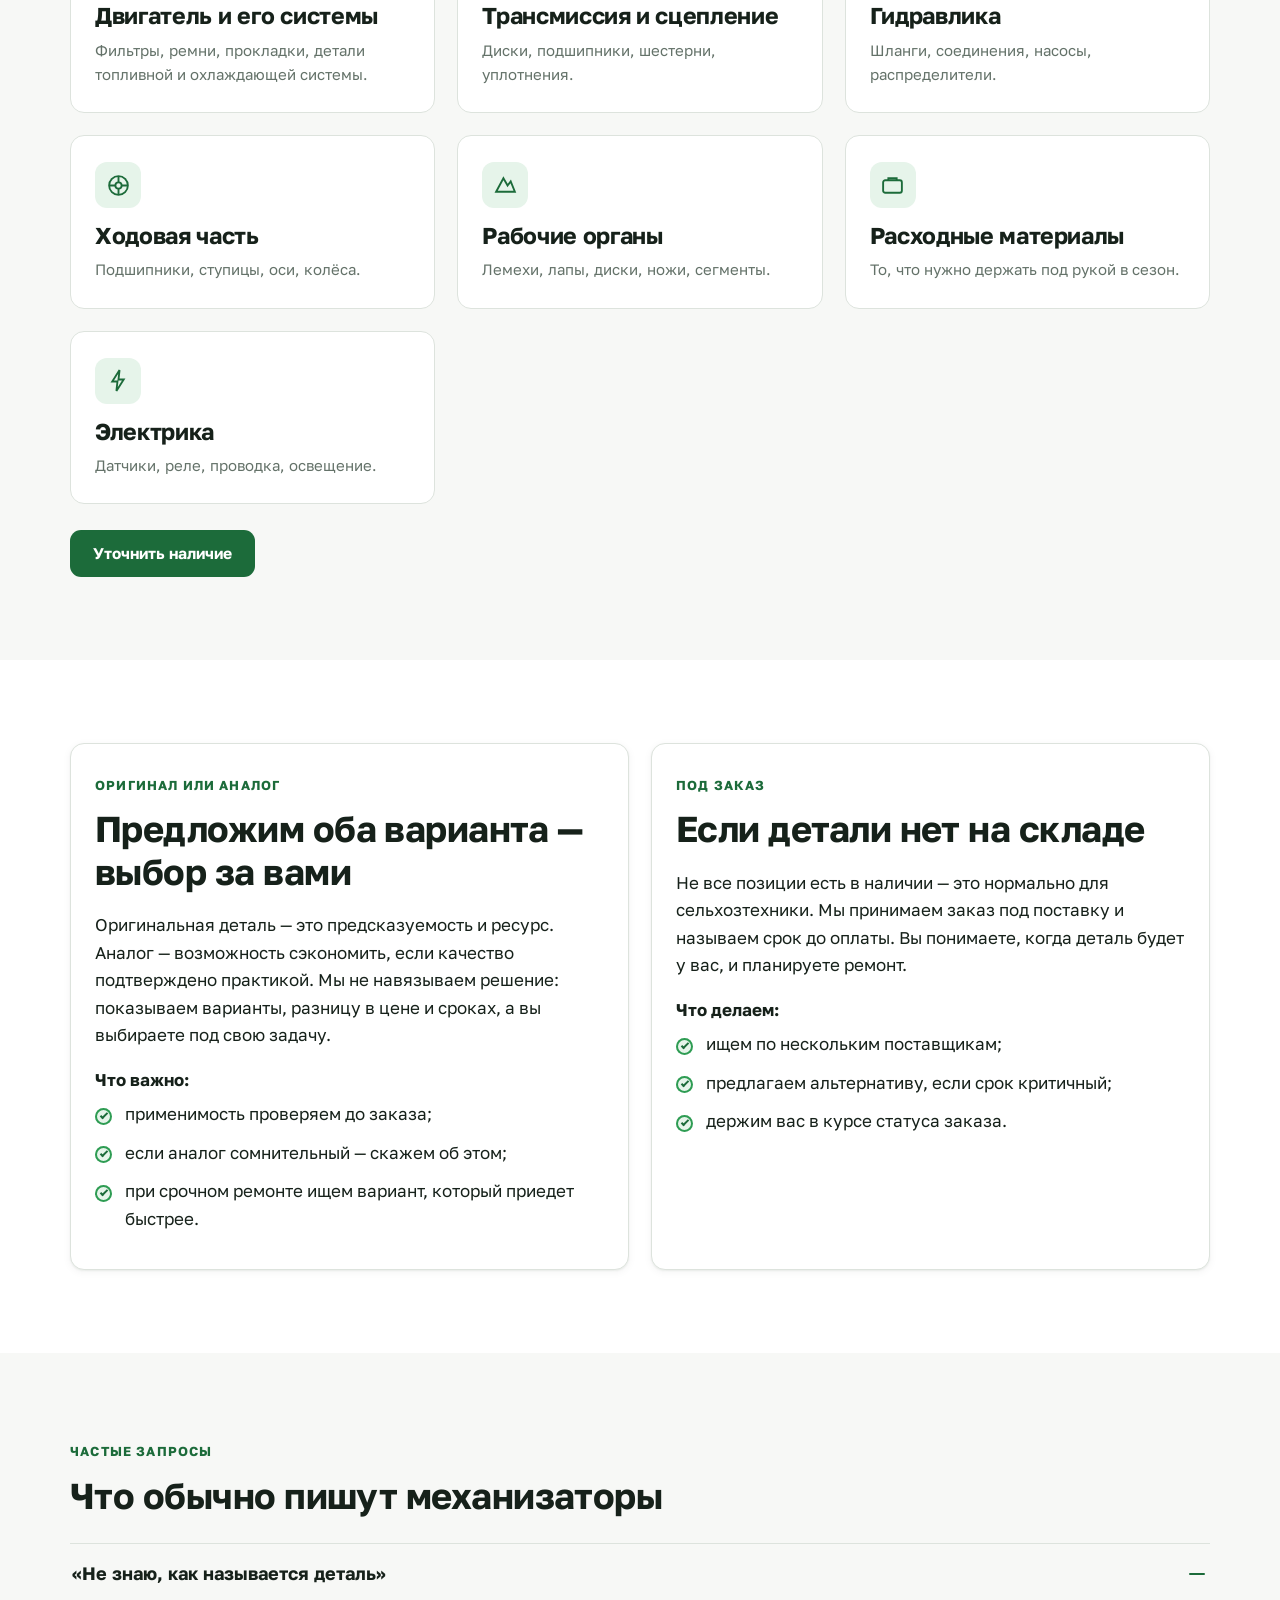
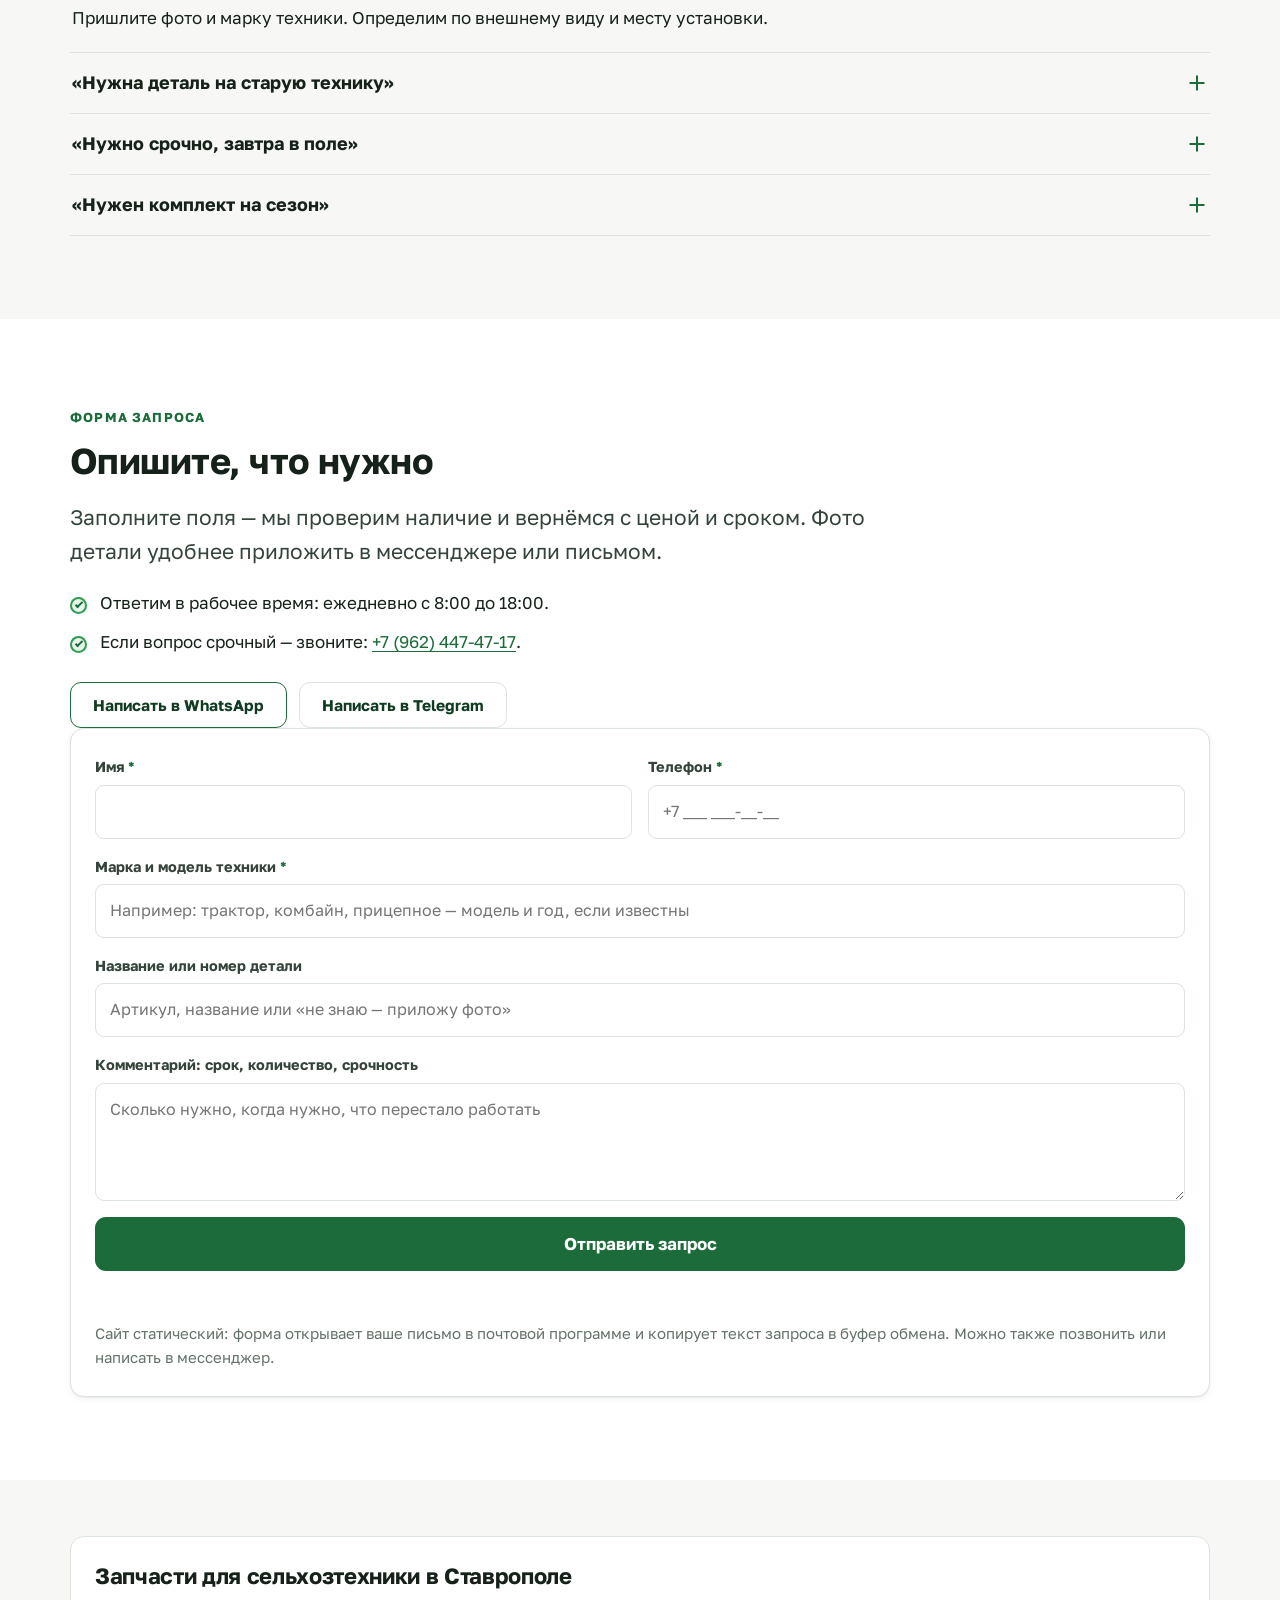
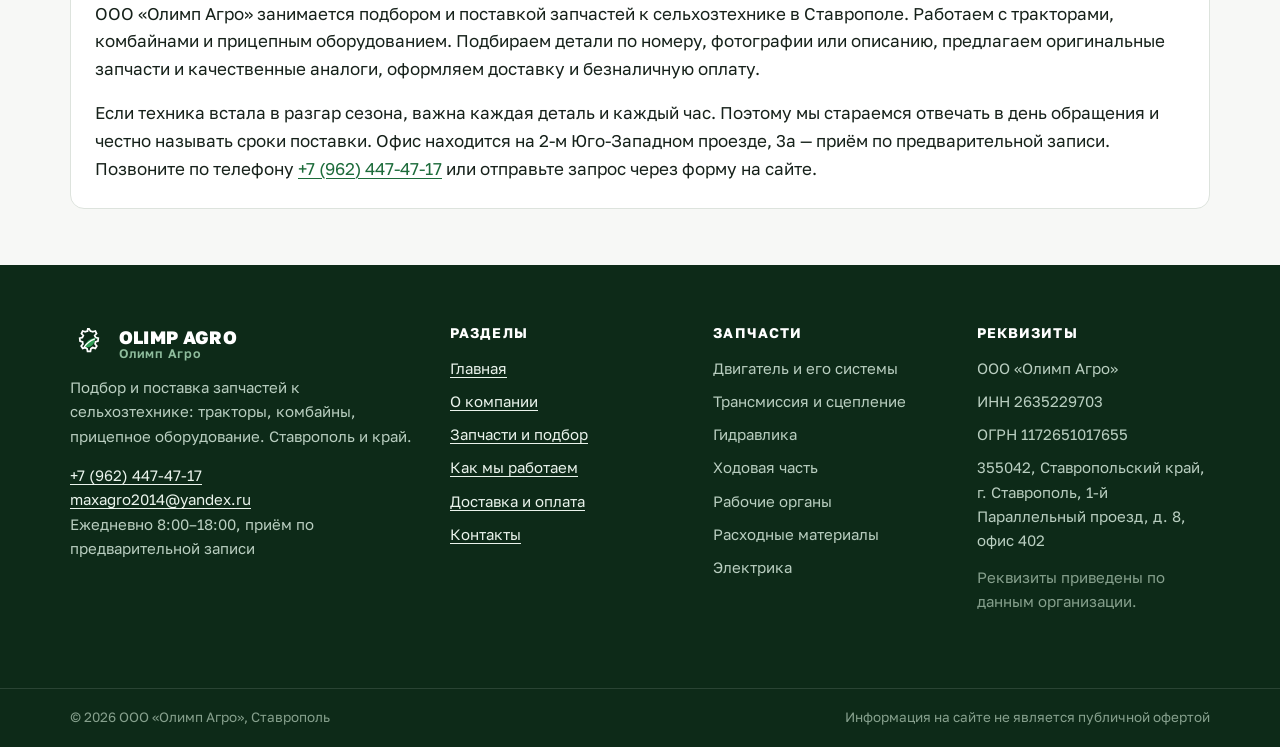
<file: zapchasi/index.html>
<!DOCTYPE html>
<html lang="ru">
<head>
<meta charset="utf-8">
<meta name="viewport" content="width=device-width, initial-scale=1">
<title>Запчасти к сельхозтехнике — подбор по номеру детали</title>
<meta name="description" content="Пришлите марку, модель и номер детали — проверим наличие, назовём цену и срок. Оригинал и аналоги, доставка по Ставрополю.">
<meta name="theme-color" content="#123c22">
<!-- TODO: после привязки домена заменить canonical на абсолютный URL -->
<link rel="canonical" href="/zapchasi/">
<meta property="og:type" content="website">
<meta property="og:locale" content="ru_RU">
<meta property="og:title" content="Запчасти к сельхозтехнике — подбор по номеру детали">
<meta property="og:description" content="Подбор запчастей для тракторов, комбайнов и прицепной техники. Проверим наличие, назовём цену и срок.">
<link rel="icon" href="../favicon/favicon.svg" type="image/svg+xml">
<link rel="icon" href="../favicon/favicon.ico" sizes="any">
<link rel="icon" type="image/png" sizes="32x32" href="../favicon/favicon-32.png">
<link rel="icon" type="image/png" sizes="48x48" href="../favicon/favicon-48.png">
<link rel="icon" type="image/png" sizes="192x192" href="../favicon/favicon-192.png">
<link rel="apple-touch-icon" href="../favicon/apple-touch-icon.png">
<link rel="preconnect" href="https://fonts.googleapis.com">
<link rel="preconnect" href="https://fonts.gstatic.com" crossorigin>
<link href="https://fonts.googleapis.com/css2?family=Golos+Text:wght@400;500;600;700;800&display=swap" rel="stylesheet">
<link rel="stylesheet" href="../assets/css/styles.css">
</head>
<body>
<a class="skip-link" href="#main">Перейти к содержимому</a>

<div class="topbar">
  <div class="container topbar__inner">
    <span>Ставрополь, 2-й Юго-Западный проезд, 3а, 2 этаж, офис 16</span>
    <span>
      Ежедневно 8:00–18:00 <span class="topbar__badge">приём по предварительной записи</span> ·
      <a href="mailto:maxagro2014@yandex.ru">maxagro2014@yandex.ru</a>
    </span>
  </div>
</div>

<header class="site-header">
  <div class="container site-header__inner">
    <a class="brand" href="../">
      <svg class="brand__mark" viewBox="0 0 64 64" aria-hidden="true">
        <path d="M32 6.5l2.6 3.9a21 21 0 0 1 3.6 1l4.5-1.3 2 4.3-3.1 3.3a21 21 0 0 1 1.6 3.4l4.4 1.2-.5 4.6-4.3 1.4a21 21 0 0 1-.5 3.6l2.8 3.5-2.5 4-4.3-1.4a21 21 0 0 1-3.1 2.1l-.8 4.5h-4.8l-.8-4.5a21 21 0 0 1-3.1-2.1l-4.3 1.4-2.5-4 2.8-3.5a21 21 0 0 1-.5-3.6l-4.3-1.4-.5-4.6 4.4-1.2a21 21 0 0 1 1.6-3.4l-3.1-3.3 2-4.3 4.5 1.3a21 21 0 0 1 3.6-1L30 6.5h2z" fill="none" stroke="#123c22" stroke-width="3"/>
        <path d="M43.5 21.5c-10 1.2-17 6.6-19.4 15.3 8.8 2.6 16.4-1.4 19.4-15.3z" fill="#2e9c53"/>
        <path d="M24.1 36.9c4.2-6.2 9.6-10.6 17-13.2" fill="none" stroke="#123c22" stroke-width="2.2" stroke-linecap="round"/>
      </svg>
      <span class="brand__name">OLIMP AGRO<span>Олимп Агро</span></span>
      <span class="brand__tag">техника<br>для будущего</span>
    </a>
    <button class="menu-toggle" type="button" aria-expanded="false" aria-controls="site-nav" aria-label="Меню">
      <span></span><span></span><span></span>
    </button>
    <nav class="nav" id="site-nav" hidden>
      <a href="../">Главная</a>
      <a href="../o-kompanii/">О компании</a>
      <a href="./" aria-current="page">Запчасти</a>
      <a href="../kak-my-rabotaem/">Как работаем</a>
      <a href="../dostavka-i-oplata/">Доставка и оплата</a>
      <a href="../kontakty/">Контакты</a>
    </nav>
    <a class="btn btn--primary header-cta" href="#zaprois">Отправить запрос</a>
  </div>
</header>

<main id="main">

  <section class="page-hero">
    <div class="container page-hero__inner">
      <nav class="breadcrumbs" aria-label="Хлебные крошки">
        <ol>
          <li><a href="../">Главная</a></li>
          <li aria-current="page">Запчасти и подбор</li>
        </ol>
      </nav>
      <span class="eyebrow" style="margin-top:18px">Запчасти и подбор</span>
      <h1>Найдите деталь за один запрос</h1>
      <p class="lead">
        Не нужно перебирать десятки каталогов. Опишите, что сломалось, — мы проверим наличие,
        предложим оригинал или аналог и назовём срок поставки.
      </p>
      <div class="btn-row">
        <a class="btn btn--primary btn--lg" href="#zaprois">Отправить запрос</a>
        <a class="btn btn--secondary btn--lg" href="tel:+79624474717">Позвонить: +7 (962) 447-47-17</a>
      </div>
    </div>
  </section>

  <!-- ЧТО НУЖНО ДЛЯ ЗАПРОСА -->
  <section class="section section--surface">
    <div class="container">
      <span class="eyebrow">Что нужно для запроса</span>
      <h2>Двух строк достаточно, чтобы начать</h2>
      <div class="grid grid-2" style="margin-top:26px">
        <article class="card">
          <h3>Минимум</h3>
          <ul style="margin-bottom:0">
            <li>марка и модель техники;</li>
            <li>название детали или её номер.</li>
          </ul>
        </article>
        <article class="card">
          <h3>Если номера нет — подойдёт</h3>
          <ul style="margin-bottom:0">
            <li>фотография детали;</li>
            <li>фотография шильдика техники;</li>
            <li>описание: где стоит, как выглядит, что перестало работать.</li>
          </ul>
        </article>
      </div>
      <div class="note">
        <p>Чем точнее запрос, тем быстрее ответ. Но если сомневаетесь — присылайте как есть,
          поможем определить.</p>
      </div>
    </div>
  </section>

  <!-- ГРУППЫ ЗАПЧАСТЕЙ -->
  <section class="section">
    <div class="container">
      <span class="eyebrow">Направления</span>
      <h2>Группы запчастей</h2>
      <p class="lead">
        Работаем с тракторами, комбайнами и прицепным оборудованием. Список ниже — ориентир:
        если нужной позиции нет, всё равно напишите, проверим.
      </p>
      <div class="grid grid-3" style="margin-top:30px">
        <article class="card card--flat">
          <div class="card__icon" aria-hidden="true">
            <svg viewBox="0 0 24 24" fill="none" stroke="currentColor" stroke-width="1.8"><circle cx="12" cy="12" r="4"/><path d="M12 2v3M12 19v3M2 12h3M19 12h3M5 5l2 2M17 17l2 2M19 5l-2 2M7 17l-2 2"/></svg>
          </div>
          <h3>Двигатель и его системы</h3>
          <p class="muted">Фильтры, ремни, прокладки, детали топливной и охлаждающей системы.</p>
        </article>
        <article class="card card--flat">
          <div class="card__icon" aria-hidden="true">
            <svg viewBox="0 0 24 24" fill="none" stroke="currentColor" stroke-width="1.8"><circle cx="7" cy="17" r="3.2"/><circle cx="17" cy="7" r="3.2"/><path d="M9.4 14.6l5.2-5.2"/></svg>
          </div>
          <h3>Трансмиссия и сцепление</h3>
          <p class="muted">Диски, подшипники, шестерни, уплотнения.</p>
        </article>
        <article class="card card--flat">
          <div class="card__icon" aria-hidden="true">
            <svg viewBox="0 0 24 24" fill="none" stroke="currentColor" stroke-width="1.8"><path d="M4 7h9a4 4 0 0 1 4 4v6"/><path d="M4 7v10h5"/><circle cx="18" cy="20" r="1.6"/></svg>
          </div>
          <h3>Гидравлика</h3>
          <p class="muted">Шланги, соединения, насосы, распределители.</p>
        </article>
        <article class="card card--flat">
          <div class="card__icon" aria-hidden="true">
            <svg viewBox="0 0 24 24" fill="none" stroke="currentColor" stroke-width="1.8"><circle cx="12" cy="12" r="9"/><circle cx="12" cy="12" r="3"/><path d="M12 3v6M12 15v6M3 12h6M15 12h6"/></svg>
          </div>
          <h3>Ходовая часть</h3>
          <p class="muted">Подшипники, ступицы, оси, колёса.</p>
        </article>
        <article class="card card--flat">
          <div class="card__icon" aria-hidden="true">
            <svg viewBox="0 0 24 24" fill="none" stroke="currentColor" stroke-width="1.8"><path d="M3 18l7-13 4 7 3-4 4 10z"/></svg>
          </div>
          <h3>Рабочие органы</h3>
          <p class="muted">Лемехи, лапы, диски, ножи, сегменты.</p>
        </article>
        <article class="card card--flat">
          <div class="card__icon" aria-hidden="true">
            <svg viewBox="0 0 24 24" fill="none" stroke="currentColor" stroke-width="1.8"><rect x="3" y="7" width="18" height="12" rx="2"/><path d="M8 7V5h8v2"/></svg>
          </div>
          <h3>Расходные материалы</h3>
          <p class="muted">То, что нужно держать под рукой в сезон.</p>
        </article>
        <article class="card card--flat">
          <div class="card__icon" aria-hidden="true">
            <svg viewBox="0 0 24 24" fill="none" stroke="currentColor" stroke-width="1.8"><path d="M13 2L6 13h5l-1 9 7-11h-5z"/></svg>
          </div>
          <h3>Электрика</h3>
          <p class="muted">Датчики, реле, проводка, освещение.</p>
        </article>
      </div>
      <div class="btn-row">
        <a class="btn btn--primary" href="#zaprois">Уточнить наличие</a>
      </div>
    </div>
  </section>

  <!-- ОРИГИНАЛ ИЛИ АНАЛОГ + ПОД ЗАКАЗ -->
  <section class="section section--surface">
    <div class="container">
      <div class="grid grid-2">
        <article class="card">
          <span class="eyebrow">Оригинал или аналог</span>
          <h2>Предложим оба варианта — выбор за вами</h2>
          <p>
            Оригинальная деталь — это предсказуемость и ресурс. Аналог — возможность сэкономить,
            если качество подтверждено практикой. Мы не навязываем решение: показываем варианты,
            разницу в цене и сроках, а вы выбираете под свою задачу.
          </p>
          <p style="margin-bottom:.4em"><strong>Что важно:</strong></p>
          <ul class="check-list" style="margin-bottom:0">
            <li>применимость проверяем до заказа;</li>
            <li>если аналог сомнительный — скажем об этом;</li>
            <li>при срочном ремонте ищем вариант, который приедет быстрее.</li>
          </ul>
        </article>
        <article class="card">
          <span class="eyebrow">Под заказ</span>
          <h2>Если детали нет на складе</h2>
          <p>
            Не все позиции есть в наличии — это нормально для сельхозтехники. Мы принимаем заказ
            под поставку и называем срок до оплаты. Вы понимаете, когда деталь будет у вас,
            и планируете ремонт.
          </p>
          <p style="margin-bottom:.4em"><strong>Что делаем:</strong></p>
          <ul class="check-list" style="margin-bottom:0">
            <li>ищем по нескольким поставщикам;</li>
            <li>предлагаем альтернативу, если срок критичный;</li>
            <li>держим вас в курсе статуса заказа.</li>
          </ul>
        </article>
      </div>
    </div>
  </section>

  <!-- ЧАСТЫЕ ЗАПРОСЫ -->
  <section class="section">
    <div class="container">
      <span class="eyebrow">Частые запросы</span>
      <h2>Что обычно пишут механизаторы</h2>
      <div class="accordion" style="margin-top:26px">
        <div class="accordion__item">
          <h3 style="margin:0">
            <button class="accordion__btn" type="button" aria-expanded="true" aria-controls="q1">
              «Не знаю, как называется деталь»
              <span class="accordion__icon" aria-hidden="true"></span>
            </button>
          </h3>
          <div class="accordion__panel" id="q1">
            <p>Пришлите фото и марку техники. Определим по внешнему виду и месту установки.</p>
          </div>
        </div>
        <div class="accordion__item">
          <h3 style="margin:0">
            <button class="accordion__btn" type="button" aria-expanded="false" aria-controls="q2">
              «Нужна деталь на старую технику»
              <span class="accordion__icon" aria-hidden="true"></span>
            </button>
          </h3>
          <div class="accordion__panel" id="q2" hidden>
            <p>Шанс есть всегда. Пришлите максимум информации — модель, год, фото.
              Поищем по базам и у поставщиков.</p>
          </div>
        </div>
        <div class="accordion__item">
          <h3 style="margin:0">
            <button class="accordion__btn" type="button" aria-expanded="false" aria-controls="q3">
              «Нужно срочно, завтра в поле»
              <span class="accordion__icon" aria-hidden="true"></span>
            </button>
          </h3>
          <div class="accordion__panel" id="q3" hidden>
            <p>Скажите об этом сразу. Проверим, что есть в наличии, и предложим самый быстрый вариант.</p>
          </div>
        </div>
        <div class="accordion__item">
          <h3 style="margin:0">
            <button class="accordion__btn" type="button" aria-expanded="false" aria-controls="q4">
              «Нужен комплект на сезон»
              <span class="accordion__icon" aria-hidden="true"></span>
            </button>
          </h3>
          <div class="accordion__panel" id="q4" hidden>
            <p>Соберите список — подготовим предложение на расходные материалы
              и часто заменяемые детали.</p>
          </div>
        </div>
      </div>
    </div>
  </section>

  <!-- ФОРМА ЗАПРОСА -->
  <section class="section section--surface" id="zaprois">
    <div class="container">
      <div class="grid-2-auto">
        <div>
          <span class="eyebrow">Форма запроса</span>
          <h2>Опишите, что нужно</h2>
          <p class="lead">
            Заполните поля — мы проверим наличие и вернёмся с ценой и сроком.
            Фото детали удобнее приложить в мессенджере или письмом.
          </p>
          <ul class="check-list">
            <li>Ответим в рабочее время: ежедневно с 8:00 до 18:00.</li>
            <li>Если вопрос срочный — звоните: <a href="tel:+79624474717">+7 (962) 447-47-17</a>.</li>
          </ul>
          <div class="btn-row">
            <a class="btn btn--secondary" data-messenger="whatsapp" href="#" rel="noopener">Написать в WhatsApp</a>
            <a class="btn btn--ghost" data-messenger="telegram" href="#" rel="noopener">Написать в Telegram</a>
          </div>
        </div>

        <div class="card">
          <form class="form" data-request-form novalidate>
            <input type="hidden" data-mail-subject value="Запрос запчастей с сайта — подбор и наличие">

            <div class="form__row">
              <div class="field">
                <label for="name">Имя <span class="req">*</span></label>
                <input id="name" name="name" type="text" required autocomplete="name" data-field-label="Имя">
              </div>
              <div class="field">
                <label for="phone">Телефон <span class="req">*</span></label>
                <input id="phone" name="phone" type="tel" required autocomplete="tel" placeholder="+7 ___ ___-__-__" data-field-label="Телефон">
              </div>
            </div>

            <div class="field">
              <label for="machine">Марка и модель техники <span class="req">*</span></label>
              <input id="machine" name="machine" type="text" required data-field-label="Марка и модель техники" placeholder="Например: трактор, комбайн, прицепное — модель и год, если известны">
            </div>

            <div class="field">
              <label for="part">Название или номер детали</label>
              <input id="part" name="part" type="text" data-field-label="Деталь" placeholder="Артикул, название или «не знаю — приложу фото»">
            </div>

            <div class="field">
              <label for="comment">Комментарий: срок, количество, срочность</label>
              <textarea id="comment" name="comment" data-field-label="Комментарий" placeholder="Сколько нужно, когда нужно, что перестало работать"></textarea>
            </div>

            <button class="btn btn--primary btn--lg" type="submit">Отправить запрос</button>
            <p class="form__status" role="status" aria-live="polite"></p>
            <p class="muted" style="margin:0">
              Сайт статический: форма открывает ваше письмо в почтовой программе и копирует текст запроса
              в буфер обмена. Можно также позвонить или написать в мессенджер.
            </p>
          </form>
        </div>
      </div>
    </div>
  </section>

  <!-- SEO-текст -->
  <section class="section section--tight">
    <div class="container">
      <article class="card card--flat">
        <h2 style="font-size:22px">Запчасти для сельхозтехники в Ставрополе</h2>
        <p>
          ООО «Олимп Агро» занимается подбором и поставкой запчастей к сельхозтехнике в Ставрополе.
          Работаем с тракторами, комбайнами и прицепным оборудованием. Подбираем детали по номеру,
          фотографии или описанию, предлагаем оригинальные запчасти и качественные аналоги,
          оформляем доставку и безналичную оплату.
        </p>
        <p style="margin-bottom:0">
          Если техника встала в разгар сезона, важна каждая деталь и каждый час. Поэтому мы стараемся
          отвечать в день обращения и честно называть сроки поставки. Офис находится на 2-м
          Юго-Западном проезде, 3а — приём по предварительной записи. Позвоните по телефону
          <a href="tel:+79624474717">+7 (962) 447-47-17</a> или отправьте запрос через форму на сайте.
        </p>
      </article>
    </div>
  </section>

</main>

<footer class="site-footer">
  <div class="container site-footer__main">
    <div>
      <div class="brand" style="margin-bottom:12px">
        <svg class="brand__mark" viewBox="0 0 64 64" aria-hidden="true">
          <path d="M32 6.5l2.6 3.9a21 21 0 0 1 3.6 1l4.5-1.3 2 4.3-3.1 3.3a21 21 0 0 1 1.6 3.4l4.4 1.2-.5 4.6-4.3 1.4a21 21 0 0 1-.5 3.6l2.8 3.5-2.5 4-4.3-1.4a21 21 0 0 1-3.1 2.1l-.8 4.5h-4.8l-.8-4.5a21 21 0 0 1-3.1-2.1l-4.3 1.4-2.5-4 2.8-3.5a21 21 0 0 1-.5-3.6l-4.3-1.4-.5-4.6 4.4-1.2a21 21 0 0 1 1.6-3.4l-3.1-3.3 2-4.3 4.5 1.3a21 21 0 0 1 3.6-1L30 6.5h2z" fill="none" stroke="#ffffff" stroke-width="3"/>
          <path d="M43.5 21.5c-10 1.2-17 6.6-19.4 15.3 8.8 2.6 16.4-1.4 19.4-15.3z" fill="#2e9c53"/>
          <path d="M24.1 36.9c4.2-6.2 9.6-10.6 17-13.2" fill="none" stroke="#ffffff" stroke-width="2.2" stroke-linecap="round"/>
        </svg>
        <span class="brand__name">OLIMP AGRO<span>Олимп Агро</span></span>
      </div>
      <p style="max-width:38ch">
        Подбор и поставка запчастей к сельхозтехнике: тракторы, комбайны, прицепное оборудование.
        Ставрополь и край.
      </p>
      <p style="margin:0">
        <a href="tel:+79624474717">+7 (962) 447-47-17</a><br>
        <a href="mailto:maxagro2014@yandex.ru">maxagro2014@yandex.ru</a><br>
        Ежедневно 8:00–18:00, приём по предварительной записи
      </p>
    </div>
    <div class="site-footer__nav">
      <h4>Разделы</h4>
      <ul>
        <li><a href="../">Главная</a></li>
        <li><a href="../o-kompanii/">О компании</a></li>
        <li><a href="./">Запчасти и подбор</a></li>
        <li><a href="../kak-my-rabotaem/">Как мы работаем</a></li>
        <li><a href="../dostavka-i-oplata/">Доставка и оплата</a></li>
        <li><a href="../kontakty/">Контакты</a></li>
      </ul>
    </div>
    <div>
      <h4>Запчасти</h4>
      <ul>
        <li>Двигатель и его системы</li>
        <li>Трансмиссия и сцепление</li>
        <li>Гидравлика</li>
        <li>Ходовая часть</li>
        <li>Рабочие органы</li>
        <li>Расходные материалы</li>
        <li>Электрика</li>
      </ul>
    </div>
    <div>
      <h4>Реквизиты</h4>
      <ul>
        <li>ООО «Олимп Агро»</li>
        <li>ИНН 2635229703</li>
        <li>ОГРН 1172651017655</li>
        <li>355042, Ставропольский край, г. Ставрополь, 1-й Параллельный проезд, д. 8, офис 402</li>
      </ul>
      <p class="muted" style="color:#86a08d;margin-top:12px">Реквизиты приведены по данным организации.</p>
    </div>
  </div>
  <div class="site-footer__bottom">
    <div class="container">
      <span>© <span data-year>2026</span> ООО «Олимп Агро», Ставрополь</span>
      <span>Информация на сайте не является публичной офертой</span>
    </div>
  </div>
</footer>

<a class="btn btn--primary floating-call" href="tel:+79624474717">Позвонить</a>
<script src="../assets/js/main.js"></script>
</body>
</html>
</file>
<file: assets/css/styles.css>
/* ============================================================
   Олимп Агро — статический сайт
   Все тексты взяты из исходных файлов проекта, без выдуманных фактов.
   ============================================================ */

:root {
  /* Палитра: техника, поле, металл */
  --green-950: #0d2a18;
  --green-900: #123c22;
  --green-700: #1c6b3a;
  --green-500: #2e9c53;
  --green-100: #e6f4ea;
  --harvest-500: #e2a13a;
  --harvest-100: #fdf3e2;
  --ink-900: #16211a;
  --ink-700: #35443b;
  --ink-500: #647269;
  --line: #dde3dd;
  --bg: #f7f8f6;
  --surface: #ffffff;

  --radius: 14px;
  --radius-sm: 9px;
  --shadow-sm: 0 1px 2px rgba(13, 42, 24, .06), 0 2px 8px rgba(13, 42, 24, .05);
  --shadow-md: 0 10px 30px rgba(13, 42, 24, .10);
  --container: 1180px;
  --header-h: 68px;
}

*,
*::before,
*::after { box-sizing: border-box; }

html { -webkit-text-size-adjust: 100%; scroll-behavior: smooth; }
@media (prefers-reduced-motion: reduce) {
  html { scroll-behavior: auto; }
  *,
  *::before,
  *::after { animation-duration: .001ms !important; transition-duration: .001ms !important; }
}

body {
  margin: 0;
  font-family: "Golos Text", "PT Sans", -apple-system, "Segoe UI", Roboto, Arial, sans-serif;
  font-size: 17px;
  line-height: 1.62;
  color: var(--ink-900);
  background: var(--bg);
}

h1, h2, h3, h4 {
  font-weight: 700;
  line-height: 1.18;
  letter-spacing: -.015em;
  margin: 0 0 .5em;
}
h1 { font-size: clamp(31px, 4.4vw, 52px); }
h2 { font-size: clamp(25px, 3vw, 36px); }
h3 { font-size: clamp(19px, 2vw, 23px); }
h4 { font-size: 17px; }
p { margin: 0 0 1em; }
a { color: var(--green-700); text-decoration-thickness: 1px; text-underline-offset: 3px; }
img { max-width: 100%; display: block; }
ul, ol { margin: 0 0 1em; padding-left: 1.25em; }
li { margin-bottom: .4em; }

:focus-visible {
  outline: 3px solid var(--harvest-500);
  outline-offset: 2px;
  border-radius: 4px;
}

/* ---------- layout helpers ---------- */
.container {
  width: 100%;
  max-width: var(--container);
  margin-inline: auto;
  padding-inline: 20px;
}
.section { padding-block: clamp(46px, 6.5vw, 88px); }
.section--tight { padding-block: clamp(34px, 4.5vw, 56px); }
.section--surface { background: var(--surface); }
.section--tint { background: var(--green-100); }
.section--dark { background: var(--green-950); color: #eaf3ec; }
.section--dark h2, .section--dark h3 { color: #fff; }
.stack > * + * { margin-top: 1em; }
.eyebrow {
  display: inline-block;
  font-size: 13px;
  font-weight: 700;
  letter-spacing: .09em;
  text-transform: uppercase;
  color: var(--green-700);
  margin-bottom: 12px;
}
.section--dark .eyebrow { color: var(--harvest-500); }
.lead { font-size: clamp(18px, 2vw, 21px); color: var(--ink-700); max-width: 62ch; }
.muted { color: var(--ink-500); font-size: 15px; }
.center { text-align: center; }
.grid { display: grid; gap: 22px; }
@media (min-width: 640px) { .grid-2 { grid-template-columns: repeat(2, 1fr); } }
@media (min-width: 860px) { .grid-3 { grid-template-columns: repeat(3, 1fr); } .grid-4 { grid-template-columns: repeat(2, 1fr); } }
@media (min-width: 1040px) { .grid-4 { grid-template-columns: repeat(4, 1fr); } }
.grid-2-auto { grid-template-columns: 1fr; }
@media (min-width: 900px) { .grid-2-auto { grid-template-columns: 1.05fr .95fr; gap: 48px; align-items: start; } }

.skip-link {
  position: absolute;
  left: -9999px;
  top: 0;
  background: var(--green-900);
  color: #fff;
  padding: 12px 18px;
  border-radius: 0 0 10px 0;
  z-index: 200;
}
.skip-link:focus { left: 0; }

/* ---------- header ---------- */
.topbar {
  background: var(--green-950);
  color: #cfe0d4;
  font-size: 14px;
}
.topbar__inner {
  display: flex;
  flex-wrap: wrap;
  gap: 8px 26px;
  align-items: center;
  justify-content: space-between;
  padding-block: 8px;
}
.topbar a { color: #fff; text-decoration: none; }
.topbar a:hover { text-decoration: underline; }
.topbar__badge {
  background: rgba(255, 255, 255, .12);
  border-radius: 999px;
  padding: 1px 9px;
  font-size: 12.5px;
}

.site-header {
  position: sticky;
  top: 0;
  z-index: 100;
  background: rgba(255, 255, 255, .93);
  backdrop-filter: blur(10px);
  border-bottom: 1px solid var(--line);
}
.site-header__inner {
  display: flex;
  align-items: center;
  gap: 18px;
  min-height: var(--header-h);
}
.brand {
  display: flex;
  align-items: center;
  gap: 11px;
  text-decoration: none;
  color: var(--ink-900);
  margin-right: auto;
}
.brand__mark { width: 38px; height: 38px; flex: none; }
.brand__name { font-size: 18px; font-weight: 800; letter-spacing: .01em; line-height: 1.05; }
.brand__name span { display: block; font-size: 12.5px; font-weight: 600; color: var(--green-700); letter-spacing: .06em; }
.brand__tag { display: none; }
@media (min-width: 1120px) { .brand__tag { display: block; font-size: 11px; color: var(--ink-500); letter-spacing: .07em; text-transform: uppercase; } }

.nav { display: flex; gap: 4px; }
.nav a {
  display: block;
  padding: 9px 12px;
  border-radius: 8px;
  font-size: 15.5px;
  font-weight: 600;
  color: var(--ink-700);
  text-decoration: none;
  white-space: nowrap;
}
.nav a:hover { background: var(--green-100); color: var(--green-900); }
.nav a[aria-current="page"] { color: var(--green-900); background: var(--green-100); }

.header-cta { display: none; }
@media (min-width: 1120px) { .header-cta { display: inline-flex; } }

.menu-toggle {
  display: inline-flex;
  flex-direction: column;
  justify-content: center;
  gap: 5px;
  width: 46px;
  height: 42px;
  padding: 0 11px;
  border: 1px solid var(--line);
  border-radius: 10px;
  background: var(--surface);
  cursor: pointer;
}
.menu-toggle span { height: 2px; background: var(--ink-900); border-radius: 2px; transition: transform .2s, opacity .2s; }
.menu-toggle[aria-expanded="true"] span:nth-child(1) { transform: translateY(7px) rotate(45deg); }
.menu-toggle[aria-expanded="true"] span:nth-child(2) { opacity: 0; }
.menu-toggle[aria-expanded="true"] span:nth-child(3) { transform: translateY(-7px) rotate(-45deg); }

@media (min-width: 1120px) { .menu-toggle { display: none; } }
@media (max-width: 1119px) {
  .nav {
    position: absolute;
    top: 100%;
    left: 0;
    right: 0;
    flex-direction: column;
    gap: 2px;
    background: var(--surface);
    border-bottom: 1px solid var(--line);
    box-shadow: var(--shadow-md);
    padding: 12px 20px 22px;
    max-height: calc(100dvh - var(--header-h));
    overflow-y: auto;
  }
  .nav[hidden] { display: none; }
  .nav a { font-size: 17px; padding: 13px 10px; border-bottom: 1px solid var(--line); border-radius: 0; }
  .nav a:last-child { border-bottom: 0; }
}
body.nav-open { overflow: hidden; }

/* ---------- buttons ---------- */
.btn {
  display: inline-flex;
  align-items: center;
  justify-content: center;
  gap: 9px;
  padding: 13px 22px;
  border-radius: 11px;
  border: 1px solid transparent;
  font: inherit;
  font-size: 15.5px;
  font-weight: 700;
  line-height: 1.2;
  text-decoration: none;
  cursor: pointer;
  transition: background .16s, color .16s, border-color .16s, transform .16s;
}
.btn:active { transform: translateY(1px); }
.btn--primary { background: var(--green-700); color: #fff; }
.btn--primary:hover { background: var(--green-900); }
.btn--secondary { background: var(--surface); color: var(--green-900); border-color: var(--green-700); }
.btn--secondary:hover { background: var(--green-100); }
.btn--ghost { background: transparent; color: var(--green-900); border-color: var(--line); }
.btn--ghost:hover { border-color: var(--green-700); background: var(--surface); }
.btn--light { background: #fff; color: var(--green-900); }
.btn--light:hover { background: var(--harvest-100); }
.btn--outline-light { background: transparent; color: #fff; border-color: rgba(255, 255, 255, .4); }
.btn--outline-light:hover { border-color: #fff; background: rgba(255, 255, 255, .08); }
.btn--lg { padding: 16px 28px; font-size: 17px; }
.btn-row { display: flex; flex-wrap: wrap; gap: 12px; margin-top: 26px; }

/* ---------- hero ---------- */
.hero {
  background:
    radial-gradient(1000px 460px at 88% -10%, rgba(46, 156, 83, .22), transparent 70%),
    linear-gradient(180deg, #fff 0%, var(--bg) 100%);
  border-bottom: 1px solid var(--line);
}
.hero__grid { display: grid; gap: 36px; padding-block: clamp(38px, 5vw, 72px); }
@media (min-width: 980px) {
  .hero__grid { grid-template-columns: minmax(0, 1.06fr) minmax(0, .94fr); align-items: center; gap: 52px; }
}
.hero h1 { margin-bottom: .35em; }
.hero__sub { font-size: clamp(17.5px, 1.9vw, 20px); color: var(--ink-700); max-width: 56ch; }
.hero__media { position: relative; }
.hero__media img {
  width: 100%;
  aspect-ratio: 4 / 3;
  object-fit: cover;
  border-radius: var(--radius);
  box-shadow: var(--shadow-md);
}
.hero__caption {
  position: absolute;
  left: 12px;
  bottom: 12px;
  right: 12px;
  font-size: 12.5px;
  color: #eef6ef;
  background: rgba(13, 42, 24, .74);
  border-radius: 8px;
  padding: 7px 11px;
  backdrop-filter: blur(4px);
}
.hero__facts { display: flex; flex-wrap: wrap; gap: 10px 14px; margin-top: 26px; }
.hero__fact {
  background: var(--surface);
  border: 1px solid var(--line);
  border-radius: 999px;
  padding: 7px 15px;
  font-size: 14.5px;
  font-weight: 600;
  color: var(--ink-700);
}

/* ---------- cards ---------- */
.card {
  background: var(--surface);
  border: 1px solid var(--line);
  border-radius: var(--radius);
  padding: 26px 24px;
  box-shadow: var(--shadow-sm);
}
.card h3, .card h4 { margin-bottom: .35em; }
.card p:last-child { margin-bottom: 0; }
.card--flat { box-shadow: none; }
.card--accent { border-top: 4px solid var(--green-500); }
.card__icon {
  width: 46px;
  height: 46px;
  display: grid;
  place-items: center;
  border-radius: 12px;
  background: var(--green-100);
  color: var(--green-700);
  margin-bottom: 14px;
}
.card__icon svg { width: 25px; height: 25px; }

.feature { display: flex; gap: 15px; align-items: flex-start; }
.feature__dot {
  flex: none;
  width: 34px;
  height: 34px;
  display: grid;
  place-items: center;
  border-radius: 50%;
  background: var(--green-900);
  color: #fff;
  font-weight: 700;
  font-size: 15px;
}
.feature h3 { font-size: 18.5px; }

/* ---------- advantages strip ---------- */
.strip { display: grid; gap: 1px; background: var(--line); border: 1px solid var(--line); border-radius: var(--radius); overflow: hidden; }
@media (min-width: 640px) { .strip { grid-template-columns: repeat(2, 1fr); } }
@media (min-width: 1000px) { .strip { grid-template-columns: repeat(5, 1fr); } }
.strip > div { background: var(--surface); padding: 24px 20px; }
.strip h3 { font-size: 16.5px; margin-bottom: .3em; }
.strip p { font-size: 15px; color: var(--ink-500); margin: 0; }

/* ---------- steps ---------- */
.steps { counter-reset: step; display: grid; gap: 18px; margin-top: 34px; }
@media (min-width: 1040px) { .steps { grid-template-columns: repeat(5, 1fr); } }
.step {
  counter-increment: step;
  position: relative;
  background: var(--surface);
  border: 1px solid var(--line);
  border-radius: var(--radius);
  padding: 24px 20px 22px;
}
.step::before {
  content: counter(step, decimal-leading-zero);
  display: block;
  font-size: 13px;
  font-weight: 800;
  letter-spacing: .12em;
  color: var(--harvest-500);
  margin-bottom: 10px;
}
.step h3 { font-size: 17.5px; margin-bottom: .4em; }
.step p { font-size: 15px; color: var(--ink-700); margin: 0; }

/* ---------- process blocks (page «Как работаем») ---------- */
.process { display: grid; gap: 20px; }
@media (min-width: 900px) { .process { grid-template-columns: 64px 1fr; } }
.process__num {
  width: 52px;
  height: 52px;
  display: grid;
  place-items: center;
  border-radius: 50%;
  background: var(--green-900);
  color: #fff;
  font-weight: 800;
  font-size: 19px;
}
.process__body { padding-bottom: 22px; border-bottom: 1px dashed var(--line); }
.process:last-of-type .process__body { border-bottom: 0; }
.pill-list { display: flex; flex-wrap: wrap; gap: 8px; padding: 0; margin: 14px 0 0; list-style: none; }
.pill-list li { margin: 0; background: var(--green-100); color: var(--green-900); border-radius: 999px; padding: 6px 13px; font-size: 14.5px; font-weight: 600; }
.note {
  background: var(--harvest-100);
  border-left: 4px solid var(--harvest-500);
  border-radius: 0 10px 10px 0;
  padding: 14px 18px;
  font-size: 15.5px;
  margin: 20px 0;
}
.note p { margin: 0; }

/* ---------- quote ---------- */
.quote {
  background: var(--green-950);
  color: #f0f7f1;
  border-radius: var(--radius);
  padding: 30px 28px;
  border-left: 5px solid var(--harvest-500);
}
.quote p { font-size: clamp(19px, 2.1vw, 23px); font-weight: 600; line-height: 1.45; margin-bottom: .55em; }
.quote footer { font-size: 14.5px; color: #a8c3af; font-style: normal; }

/* ---------- accordion / FAQ ---------- */
.accordion { border-top: 1px solid var(--line); }
.accordion__item { border-bottom: 1px solid var(--line); }
.accordion__btn {
  width: 100%;
  display: flex;
  align-items: center;
  justify-content: space-between;
  gap: 18px;
  padding: 19px 2px;
  background: none;
  border: 0;
  font: inherit;
  font-size: 18px;
  font-weight: 700;
  text-align: left;
  color: var(--ink-900);
  cursor: pointer;
}
.accordion__btn:hover { color: var(--green-700); }
.accordion__icon { flex: none; width: 22px; height: 22px; position: relative; }
.accordion__icon::before,
.accordion__icon::after {
  content: "";
  position: absolute;
  left: 50%;
  top: 50%;
  width: 15px;
  height: 2px;
  background: var(--green-700);
  transform: translate(-50%, -50%);
  transition: transform .2s;
}
.accordion__icon::after { transform: translate(-50%, -50%) rotate(90deg); }
.accordion__btn[aria-expanded="true"] .accordion__icon::after { transform: translate(-50%, -50%) rotate(0); }
.accordion__panel { padding: 0 44px 20px 2px; }
.accordion__panel[hidden] { display: none; }
.accordion__panel p:last-child { margin-bottom: 0; }

/* ---------- table / spec ---------- */
.spec { width: 100%; border-collapse: collapse; font-size: 15.5px; }
.spec th, .spec td { text-align: left; padding: 13px 14px; border-bottom: 1px solid var(--line); vertical-align: top; }
.spec th { background: var(--green-100); color: var(--green-900); font-weight: 700; width: 38%; }
.spec tr:last-child th, .spec tr:last-child td { border-bottom: 0; }

/* ---------- photo gallery ---------- */
.gallery { display: grid; gap: 16px; }
@media (min-width: 760px) { .gallery { grid-template-columns: repeat(3, 1fr); } }
figure.photo { margin: 0; background: var(--surface); border: 1px solid var(--line); border-radius: var(--radius); overflow: hidden; }
figure.photo img { width: 100%; aspect-ratio: 4 / 3; object-fit: cover; }
figure.photo figcaption { padding: 12px 14px; font-size: 14px; color: var(--ink-500); }

/* ---------- form ---------- */
.form { display: grid; gap: 16px; }
.field { display: grid; gap: 6px; }
.field label { font-size: 14.5px; font-weight: 700; color: var(--ink-700); }
.field .req { color: var(--green-700); }
.field input,
.field textarea {
  width: 100%;
  padding: 13px 14px;
  border: 1.5px solid var(--line);
  border-radius: var(--radius-sm);
  background: var(--surface);
  font: inherit;
  font-size: 16px;
  color: var(--ink-900);
}
.field input:focus, .field textarea:focus { border-color: var(--green-500); outline: none; box-shadow: 0 0 0 3px var(--green-100); }
.field textarea { min-height: 118px; resize: vertical; }
@media (min-width: 640px) { .form__row { display: grid; grid-template-columns: 1fr 1fr; gap: 16px; } }
.form__status { font-size: 15px; font-weight: 600; min-height: 1.2em; margin: 0; }
.form__status[data-state="ok"] { color: var(--green-700); }
.form__status[data-state="error"] { color: #b4341f; }

/* ---------- CTA band ---------- */
.cta-band {
  background: linear-gradient(120deg, var(--green-950) 0%, var(--green-900) 55%, #17512e 100%);
  color: #eff7f0;
  border-radius: var(--radius);
  padding: clamp(26px, 4vw, 44px);
  display: grid;
  gap: 22px;
}
@media (min-width: 900px) { .cta-band { grid-template-columns: 1.4fr .6fr; align-items: center; } }
.cta-band h2 { color: #fff; margin-bottom: .35em; }
.cta-band p { color: #c5dcc9; margin: 0; }
.cta-band .btn-row { margin-top: 0; }

/* ---------- contacts ---------- */
.contact-card { display: grid; gap: 4px; }
.contact-card .label { font-size: 13px; letter-spacing: .07em; text-transform: uppercase; color: var(--ink-500); font-weight: 700; }
.contact-card .value { font-size: 19px; font-weight: 700; }
.contact-card .value a { color: var(--ink-900); text-decoration: none; }
.contact-card .value a:hover { color: var(--green-700); }

.map-frame {
  width: 100%;
  border: 1px solid var(--line);
  border-radius: var(--radius);
  overflow: hidden;
  background: var(--surface);
  padding: 22px;
}

/* ---------- footer ---------- */
.site-footer { background: var(--green-950); color: #b9cec0; font-size: 15px; }
.site-footer a { color: #eaf3ec; }
.site-footer__main {
  display: grid;
  gap: 30px;
  padding-block: clamp(38px, 5vw, 60px);
}
@media (min-width: 800px) { .site-footer__main { grid-template-columns: 1.3fr 1fr 1fr; } }
@media (min-width: 1080px) { .site-footer__main { grid-template-columns: 1.5fr 1fr 1fr 1fr; } }
.site-footer h4 { color: #fff; font-size: 14px; letter-spacing: .08em; text-transform: uppercase; margin-bottom: 14px; }
.site-footer ul { list-style: none; padding: 0; margin: 0; }
.site-footer li { margin-bottom: 9px; }
.site-footer .brand__name { color: #fff; }
.site-footer .brand__name span { color: #8fbd9d; }
.site-footer__bottom {
  border-top: 1px solid rgba(255, 255, 255, .12);
  padding-block: 18px;
  font-size: 13.5px;
  color: #86a08d;
}
.site-footer__bottom .container { display: flex; flex-wrap: wrap; gap: 6px 24px; justify-content: space-between; }

/* ---------- breadcrumb ---------- */
.breadcrumbs { font-size: 14px; color: var(--ink-500); padding-top: 22px; }
.breadcrumbs ol { list-style: none; display: flex; flex-wrap: wrap; gap: 8px; padding: 0; margin: 0; }
.breadcrumbs li + li::before { content: "/"; margin-right: 8px; color: var(--line); }
.breadcrumbs a { color: var(--ink-500); }

/* ---------- page hero (inner pages) ---------- */
.page-hero { background: linear-gradient(180deg, #fff, var(--bg)); border-bottom: 1px solid var(--line); }
.page-hero__inner { padding-block: clamp(30px, 4vw, 54px) clamp(34px, 4.5vw, 60px); }
.page-hero h1 { max-width: 22ch; }

/* ---------- utility ---------- */
.divider { height: 1px; background: var(--line); border: 0; margin: 34px 0; }
.check-list { list-style: none; padding: 0; margin: 0; }
.check-list li { position: relative; padding-left: 30px; margin-bottom: 11px; }
.check-list li::before {
  content: "";
  position: absolute;
  left: 0;
  top: .45em;
  width: 17px;
  height: 17px;
  border-radius: 50%;
  background: var(--green-100);
  box-shadow: inset 0 0 0 2px var(--green-500);
}
.check-list li::after {
  content: "";
  position: absolute;
  left: 5px;
  top: calc(.45em + 5px);
  width: 8px;
  height: 4px;
  border-left: 2px solid var(--green-700);
  border-bottom: 2px solid var(--green-700);
  transform: rotate(-45deg);
}

/* floating call button on mobile */
.floating-call {
  position: fixed;
  right: 16px;
  bottom: 16px;
  z-index: 90;
  box-shadow: var(--shadow-md);
}
@media (min-width: 1120px) { .floating-call { display: none; } }

/* print */
@media print {
  .topbar, .site-header, .floating-call, .btn, .site-footer__nav { display: none !important; }
  body { background: #fff; font-size: 12pt; }
  .section { padding-block: 12pt; }
}
</file>
